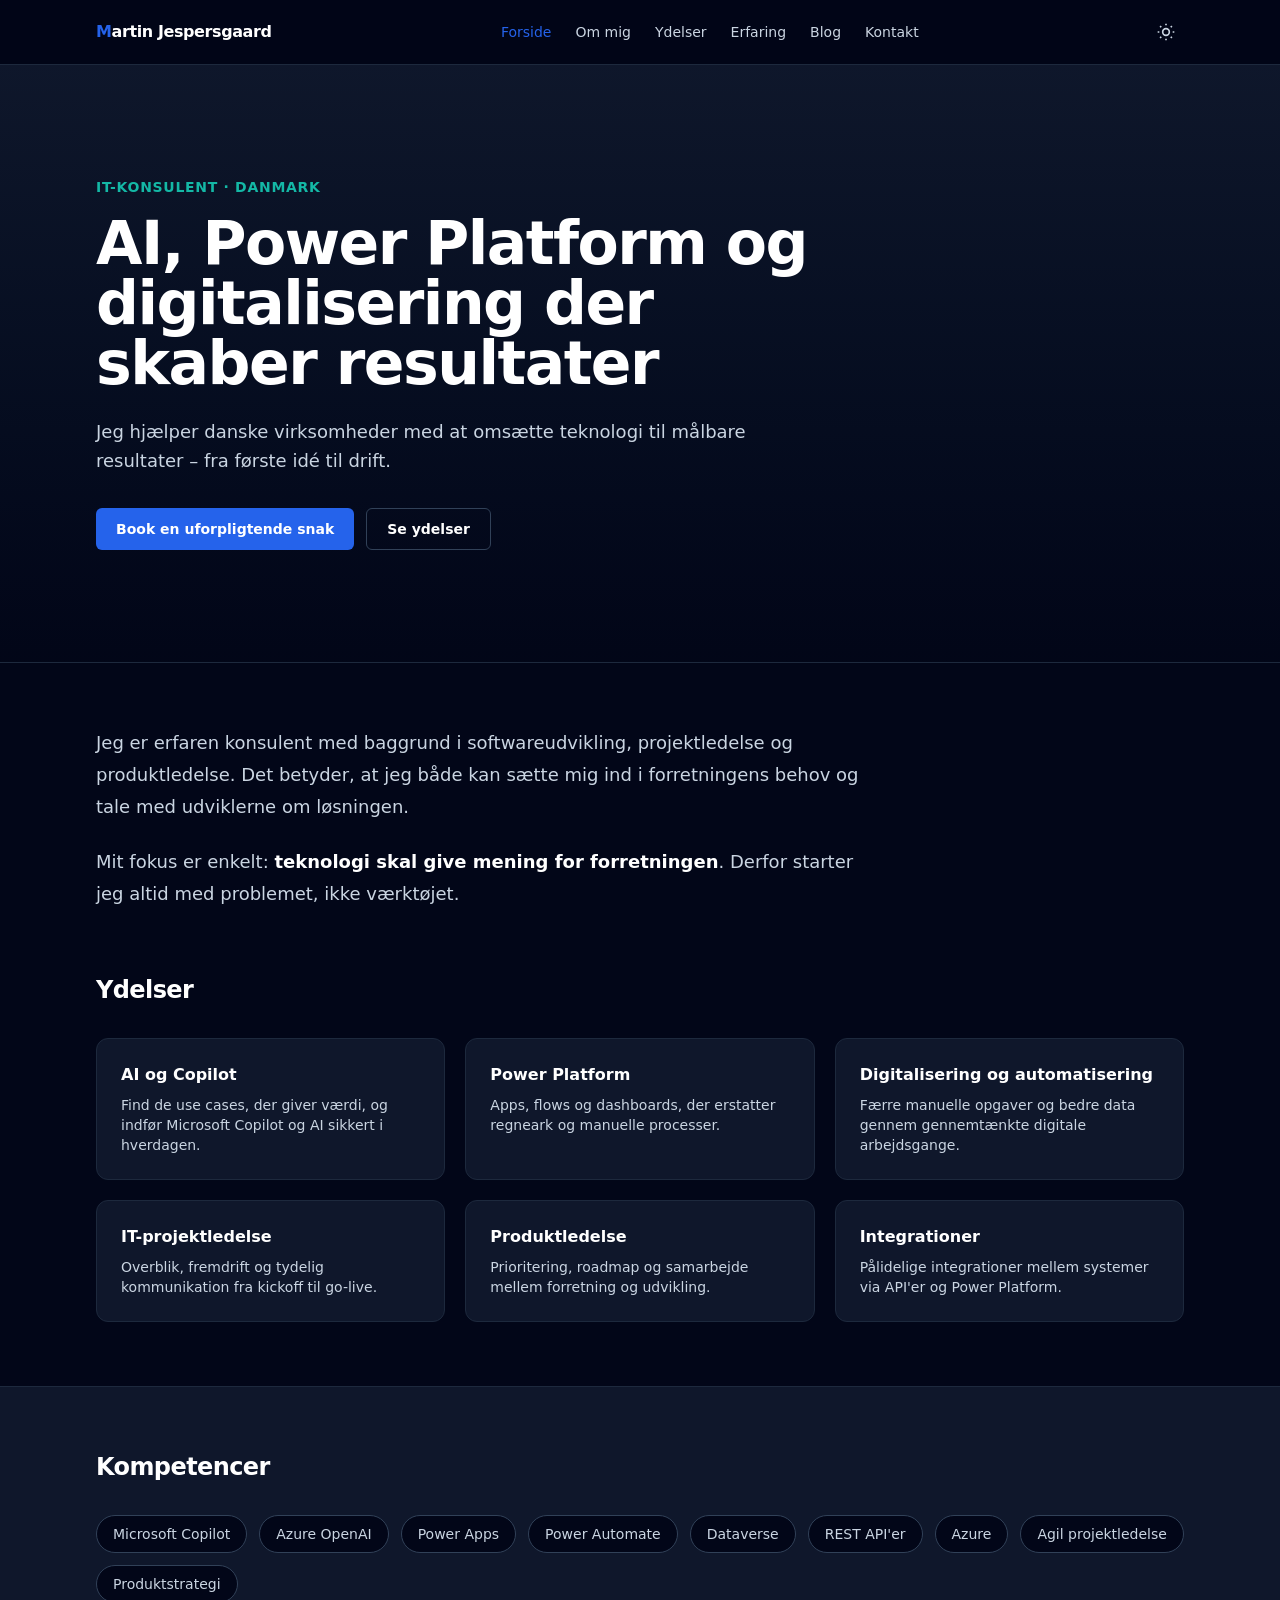
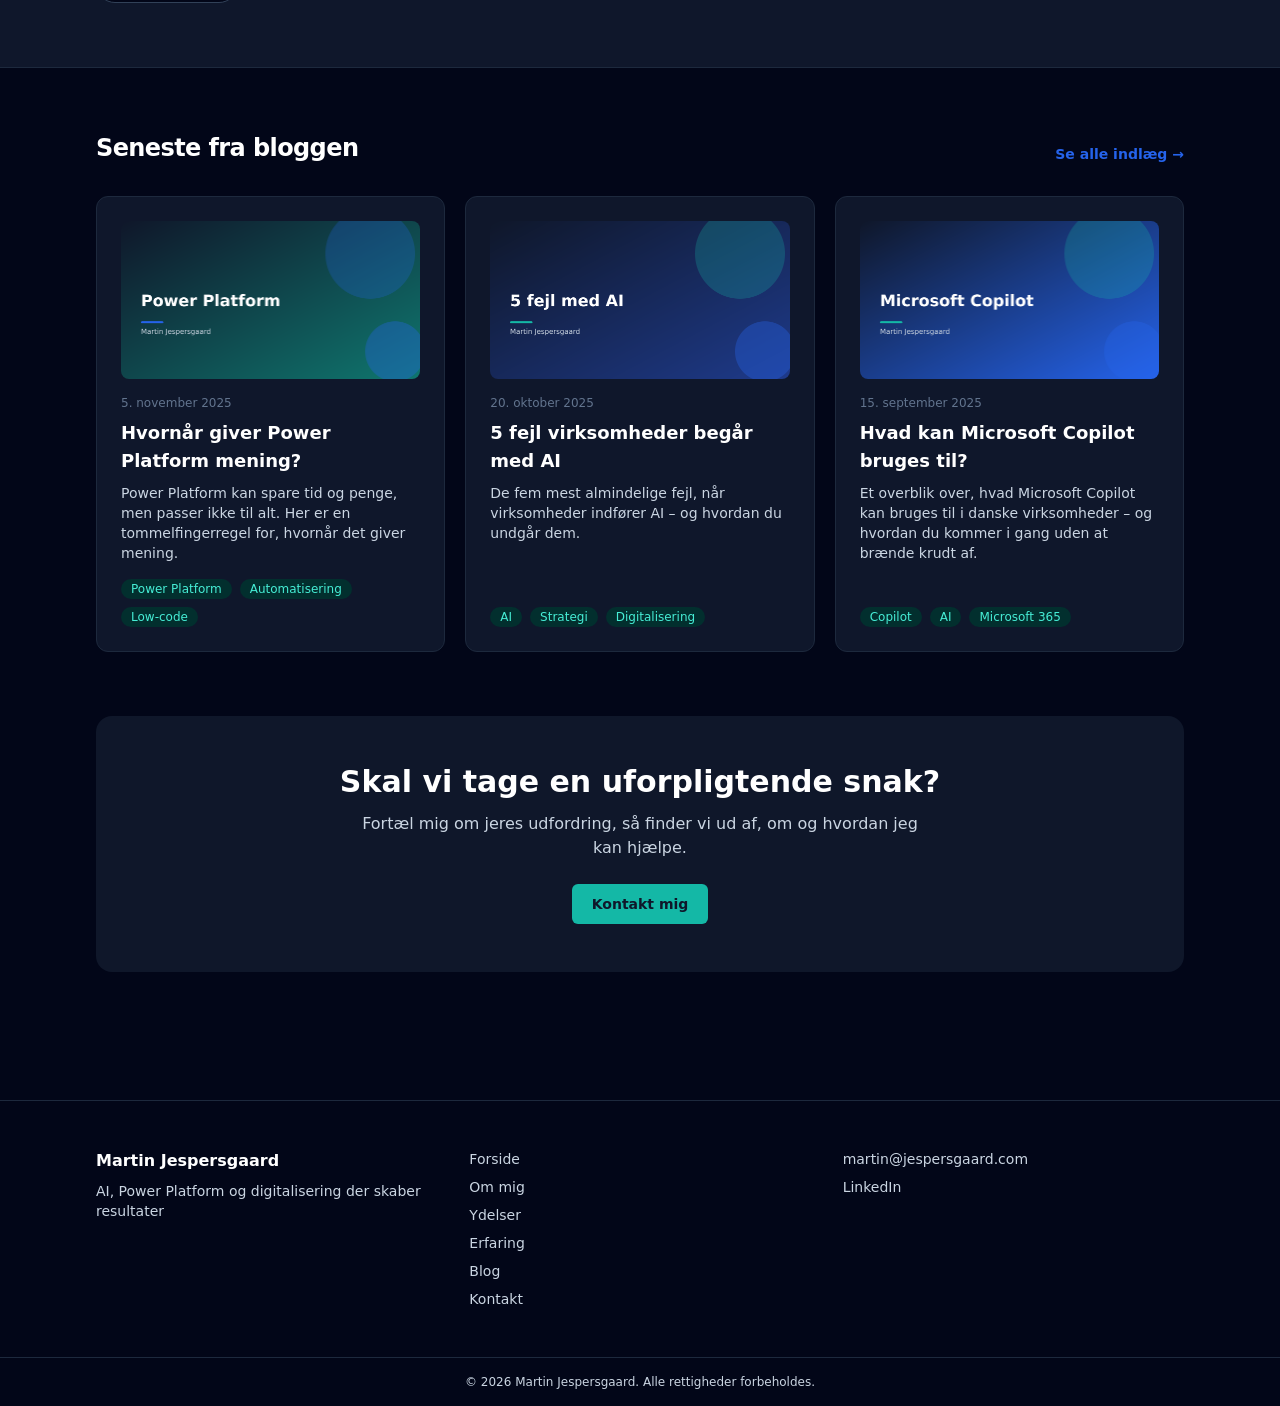
<file: index.html>
<!DOCTYPE html><html lang="da"><head><meta charset="utf-8"><meta name="viewport" content="width=device-width, initial-scale=1"><title>Martin Jespersgaard – IT-konsulent | AI &amp; Power Platform</title><meta name="description" content="Martin Jespersgaard er selvstændig IT-konsulent med fokus på AI, Microsoft Copilot, Power Platform, automatisering og digitalisering."><meta name="robots" content="index, follow, max-image-preview:large"><meta name="theme-color" content="#2563EB"><link rel="canonical" href="https://www.jespersgaard.com/"><link rel="icon" type="image/svg+xml" href="/favicon.svg"><link rel="sitemap" href="/sitemap-index.xml"><meta property="og:site_name" content="Martin Jespersgaard"><meta property="og:locale" content="da_DK"><meta property="og:type" content="website"><meta property="og:title" content="Martin Jespersgaard – IT-konsulent | AI &amp; Power Platform"><meta property="og:description" content="Martin Jespersgaard er selvstændig IT-konsulent med fokus på AI, Microsoft Copilot, Power Platform, automatisering og digitalisering."><meta property="og:url" content="https://www.jespersgaard.com/"><meta property="og:image" content="https://www.jespersgaard.com/images/og-default.png"><meta name="twitter:card" content="summary_large_image"><meta name="twitter:title" content="Martin Jespersgaard – IT-konsulent | AI &amp; Power Platform"><meta name="twitter:description" content="Martin Jespersgaard er selvstændig IT-konsulent med fokus på AI, Microsoft Copilot, Power Platform, automatisering og digitalisering."><meta name="twitter:image" content="https://www.jespersgaard.com/images/og-default.png"><script type="application/ld+json">{"@context":"https://schema.org","@type":"Person","@id":"https://www.jespersgaard.com/#person","name":"Martin Jespersgaard","url":"https://www.jespersgaard.com/","image":"https://www.jespersgaard.com/images/profile/martin.webp","jobTitle":"Selvstændig IT-konsulent","description":"Erfaren IT-konsulent med baggrund inden for softwareudvikling, projektledelse, produktledelse, Power Platform, integrationer og AI.","email":"martin@jespersgaard.com","sameAs":["https://www.linkedin.com/in/jespersgaard/"],"knowsAbout":["Microsoft Copilot","AI","Power Platform","Digitalisering","Automatisering","IT-projektledelse","Produktledelse","Integrationer"],"address":{"@type":"PostalAddress","addressCountry":"DK"}}</script><script type="application/ld+json">{"@context":"https://schema.org","@type":"ProfessionalService","@id":"https://www.jespersgaard.com/#service","name":"Martin Jespersgaard – IT-konsulent","url":"https://www.jespersgaard.com/","description":"Erfaren IT-konsulent med baggrund inden for softwareudvikling, projektledelse, produktledelse, Power Platform, integrationer og AI.","image":"https://www.jespersgaard.com/images/og-default.png","areaServed":{"@type":"Country","name":"Danmark"},"founder":{"@id":"https://www.jespersgaard.com/#person"},"knowsLanguage":"da","email":"martin@jespersgaard.com","serviceType":["AI og Copilot","Power Platform","Digitalisering","Automatisering","IT-projektledelse","Produktledelse","Integrationer"]}</script><script>
      const dark = localStorage.getItem('theme') !== 'light';
      document.documentElement.classList.toggle('dark', dark);
    </script><link rel="stylesheet" href="/_astro/BaseLayout.D5iGflwD.css"></head><body class="flex min-h-screen flex-col"><a href="#main" class="sr-only focus:not-sr-only focus:absolute focus:left-4 focus:top-4 focus:rounded focus:bg-primary focus:px-3 focus:py-2 focus:text-white">Gå til indhold</a><header class="sticky top-0 z-40 border-b border-slate-200 bg-white/90 backdrop-blur dark:border-slate-800 dark:bg-slate-950/90"><div class="container-x flex h-16 items-center justify-between"><a href="/" class="font-semibold tracking-tight text-secondary dark:text-white"><span class="text-primary">M</span>artin Jespersgaard</a><nav aria-label="Hovednavigation" class="hidden items-center gap-6 md:flex"><a href="/" aria-current="page" class="text-sm font-medium hover:text-primary text-primary">Forside</a><a href="/om-mig/" class="text-sm font-medium hover:text-primary text-slate-600 dark:text-slate-300">Om mig</a><a href="/ydelser/" class="text-sm font-medium hover:text-primary text-slate-600 dark:text-slate-300">Ydelser</a><a href="/erfaring/" class="text-sm font-medium hover:text-primary text-slate-600 dark:text-slate-300">Erfaring</a><a href="/blog/" class="text-sm font-medium hover:text-primary text-slate-600 dark:text-slate-300">Blog</a><a href="/kontakt/" class="text-sm font-medium hover:text-primary text-slate-600 dark:text-slate-300">Kontakt</a></nav><div class="flex items-center gap-2"><button id="theme-toggle" type="button" aria-label="Skift mellem lyst og mørkt tema" class="rounded-md p-2 text-slate-600 hover:bg-slate-100 dark:text-slate-300 dark:hover:bg-slate-800"><svg class="hidden size-5 dark:block" viewBox="0 0 24 24" fill="none" stroke="currentColor" stroke-width="2" aria-hidden="true"><circle cx="12" cy="12" r="4"></circle><path d="M12 2v2m0 16v2M4.9 4.9l1.4 1.4m11.4 11.4 1.4 1.4M2 12h2m16 0h2M4.9 19.1l1.4-1.4M17.7 6.3l1.4-1.4"></path></svg><svg class="size-5 dark:hidden" viewBox="0 0 24 24" fill="none" stroke="currentColor" stroke-width="2" aria-hidden="true"><path d="M21 12.8A9 9 0 1 1 11.2 3a7 7 0 0 0 9.8 9.8z"></path></svg></button><button id="menu-toggle" type="button" aria-label="Åbn menu" aria-expanded="false" aria-controls="mobile-menu" class="rounded-md p-2 text-slate-600 hover:bg-slate-100 md:hidden dark:text-slate-300 dark:hover:bg-slate-800"><svg class="size-5" viewBox="0 0 24 24" fill="none" stroke="currentColor" stroke-width="2" aria-hidden="true"><path d="M4 6h16M4 12h16M4 18h16"></path></svg></button></div></div><nav id="mobile-menu" aria-label="Mobilnavigation" hidden class="border-t border-slate-200 md:hidden dark:border-slate-800"><div class="container-x flex flex-col py-2"><a href="/" class="py-2 text-sm font-medium">Forside</a><a href="/om-mig/" class="py-2 text-sm font-medium">Om mig</a><a href="/ydelser/" class="py-2 text-sm font-medium">Ydelser</a><a href="/erfaring/" class="py-2 text-sm font-medium">Erfaring</a><a href="/blog/" class="py-2 text-sm font-medium">Blog</a><a href="/kontakt/" class="py-2 text-sm font-medium">Kontakt</a></div></nav></header><script type="module">document.getElementById(`theme-toggle`)?.addEventListener(`click`,()=>{let e=document.documentElement.classList.toggle(`dark`);localStorage.setItem(`theme`,e?`dark`:`light`)});var e=document.getElementById(`menu-toggle`),t=document.getElementById(`mobile-menu`);e?.addEventListener(`click`,()=>{let n=t.hasAttribute(`hidden`);t.toggleAttribute(`hidden`,!n),e.setAttribute(`aria-expanded`,String(n))});</script><!-- {SITE.name} --><main id="main" class="flex-1"><section class="border-b border-slate-200 bg-gradient-to-b from-slate-50 to-white dark:border-slate-800 dark:from-slate-900 dark:to-slate-950"><div class="container-x py-20 sm:py-28"><p class="mb-4 text-sm font-semibold uppercase tracking-wider text-accent">IT-konsulent · Danmark</p><h1 class="max-w-3xl font-bold tracking-tight text-4xl sm:text-6xl">AI, Power Platform og digitalisering der skaber resultater</h1><p class="mt-6 max-w-2xl text-lg leading-relaxed">Jeg hjælper danske virksomheder med at omsætte teknologi til målbare resultater – fra første idé til drift.</p><div class="mt-8 flex flex-wrap gap-3"><a href="/kontakt/" class="btn btn-primary">Book en uforpligtende snak</a><a href="/ydelser/" class="btn btn-secondary">Se ydelser</a></div></div></section><section class="container-x py-16"><div class="prose prose-lg prose-slate max-w-3xl dark:prose-invert"><p>Jeg er erfaren konsulent med baggrund i softwareudvikling, projektledelse og produktledelse. Det betyder, at jeg både kan sætte mig ind i forretningens behov og tale med udviklerne om løsningen.</p>
<p>Mit fokus er enkelt: <strong>teknologi skal give mening for forretningen</strong>. Derfor starter jeg altid med problemet, ikke værktøjet.</p>
</div></section><section class="container-x pb-16" aria-labelledby="ydelser"><h2 id="ydelser" class="text-2xl font-bold tracking-tight">Ydelser</h2><div class="mt-8 grid gap-5 sm:grid-cols-2 lg:grid-cols-3"><a href="/ydelser/" class="card block"><h3 class="font-semibold">AI og Copilot</h3><p class="mt-2 text-sm">Find de use cases, der giver værdi, og indfør Microsoft Copilot og AI sikkert i hverdagen.</p></a><a href="/ydelser/" class="card block"><h3 class="font-semibold">Power Platform</h3><p class="mt-2 text-sm">Apps, flows og dashboards, der erstatter regneark og manuelle processer.</p></a><a href="/ydelser/" class="card block"><h3 class="font-semibold">Digitalisering og automatisering</h3><p class="mt-2 text-sm">Færre manuelle opgaver og bedre data gennem gennemtænkte digitale arbejdsgange.</p></a><a href="/ydelser/" class="card block"><h3 class="font-semibold">IT-projektledelse</h3><p class="mt-2 text-sm">Overblik, fremdrift og tydelig kommunikation fra kickoff til go-live.</p></a><a href="/ydelser/" class="card block"><h3 class="font-semibold">Produktledelse</h3><p class="mt-2 text-sm">Prioritering, roadmap og samarbejde mellem forretning og udvikling.</p></a><a href="/ydelser/" class="card block"><h3 class="font-semibold">Integrationer</h3><p class="mt-2 text-sm">Pålidelige integrationer mellem systemer via API&#39;er og Power Platform.</p></a></div></section><section class="border-y border-slate-200 bg-slate-50 py-16 dark:border-slate-800 dark:bg-slate-900" aria-labelledby="kompetencer"><div class="container-x"><h2 id="kompetencer" class="text-2xl font-bold tracking-tight">Kompetencer</h2><ul class="mt-8 flex flex-wrap gap-3"><li class="rounded-full border border-slate-200 bg-white px-4 py-2 text-sm font-medium dark:border-slate-700 dark:bg-slate-950">Microsoft Copilot</li><li class="rounded-full border border-slate-200 bg-white px-4 py-2 text-sm font-medium dark:border-slate-700 dark:bg-slate-950">Azure OpenAI</li><li class="rounded-full border border-slate-200 bg-white px-4 py-2 text-sm font-medium dark:border-slate-700 dark:bg-slate-950">Power Apps</li><li class="rounded-full border border-slate-200 bg-white px-4 py-2 text-sm font-medium dark:border-slate-700 dark:bg-slate-950">Power Automate</li><li class="rounded-full border border-slate-200 bg-white px-4 py-2 text-sm font-medium dark:border-slate-700 dark:bg-slate-950">Dataverse</li><li class="rounded-full border border-slate-200 bg-white px-4 py-2 text-sm font-medium dark:border-slate-700 dark:bg-slate-950">REST API&#39;er</li><li class="rounded-full border border-slate-200 bg-white px-4 py-2 text-sm font-medium dark:border-slate-700 dark:bg-slate-950">Azure</li><li class="rounded-full border border-slate-200 bg-white px-4 py-2 text-sm font-medium dark:border-slate-700 dark:bg-slate-950">Agil projektledelse</li><li class="rounded-full border border-slate-200 bg-white px-4 py-2 text-sm font-medium dark:border-slate-700 dark:bg-slate-950">Produktstrategi</li></ul></div></section><section class="container-x py-16" aria-labelledby="blog"><div class="flex items-end justify-between"><h2 id="blog" class="text-2xl font-bold tracking-tight">Seneste fra bloggen</h2><a href="/blog/" class="text-sm font-semibold text-primary">Se alle indlæg →</a></div><div class="mt-8 grid gap-5 md:grid-cols-3"><article class="card flex h-full flex-col"><img src="/images/blog/power-platform.png" alt="Illustration af Power Platform-byggeklodser" width="640" height="336" loading="lazy" decoding="async" class="mb-4 aspect-[1200/630] w-full rounded-lg object-cover"><time datetime="2025-11-05T00:00:00.000Z" class="text-xs text-slate-500">5. november 2025</time><h3 class="mt-2 text-lg font-semibold"><a href="/blog/hvornaar-power-platform/" class="hover:text-primary">Hvornår giver Power Platform mening?</a></h3><p class="mt-2 flex-1 text-sm">Power Platform kan spare tid og penge, men passer ikke til alt. Her er en tommelfingerregel for, hvornår det giver mening.</p><div class="mt-4 flex flex-wrap gap-2"><span class="tag">Power Platform</span><span class="tag">Automatisering</span><span class="tag">Low-code</span></div></article><article class="card flex h-full flex-col"><img src="/images/blog/ai-fejl.png" alt="Illustration af fem faldgruber ved AI-projekter" width="640" height="336" loading="lazy" decoding="async" class="mb-4 aspect-[1200/630] w-full rounded-lg object-cover"><time datetime="2025-10-20T00:00:00.000Z" class="text-xs text-slate-500">20. oktober 2025</time><h3 class="mt-2 text-lg font-semibold"><a href="/blog/5-fejl-med-ai/" class="hover:text-primary">5 fejl virksomheder begår med AI</a></h3><p class="mt-2 flex-1 text-sm">De fem mest almindelige fejl, når virksomheder indfører AI – og hvordan du undgår dem.</p><div class="mt-4 flex flex-wrap gap-2"><span class="tag">AI</span><span class="tag">Strategi</span><span class="tag">Digitalisering</span></div></article><article class="card flex h-full flex-col"><img src="/images/blog/hvad-er-copilot.png" alt="Illustration af Microsoft Copilot i en arbejdsgang" width="640" height="336" loading="lazy" decoding="async" class="mb-4 aspect-[1200/630] w-full rounded-lg object-cover"><time datetime="2025-09-15T00:00:00.000Z" class="text-xs text-slate-500">15. september 2025</time><h3 class="mt-2 text-lg font-semibold"><a href="/blog/hvad-er-copilot/" class="hover:text-primary">Hvad kan Microsoft Copilot bruges til?</a></h3><p class="mt-2 flex-1 text-sm">Et overblik over, hvad Microsoft Copilot kan bruges til i danske virksomheder – og hvordan du kommer i gang uden at brænde krudt af.</p><div class="mt-4 flex flex-wrap gap-2"><span class="tag">Copilot</span><span class="tag">AI</span><span class="tag">Microsoft 365</span></div></article></div></section><section class="container-x pb-8"><div class="rounded-2xl bg-secondary px-8 py-12 text-center"><h2 class="text-2xl font-bold !text-white sm:text-3xl">Skal vi tage en uforpligtende snak?</h2><p class="mx-auto mt-3 max-w-xl text-slate-300">Fortæl mig om jeres udfordring, så finder vi ud af, om og hvordan jeg kan hjælpe.</p><a href="/kontakt/" class="btn mt-6 bg-accent text-secondary hover:bg-teal-300">Kontakt mig</a></div></section></main><footer class="mt-24 border-t border-slate-200 dark:border-slate-800"><div class="container-x grid gap-8 py-12 md:grid-cols-3"><div><p class="font-semibold text-secondary dark:text-white">Martin Jespersgaard</p><p class="mt-2 text-sm">AI, Power Platform og digitalisering der skaber resultater</p></div><nav aria-label="Footernavigation"><ul class="space-y-2 text-sm"><li><a href="/" class="hover:text-primary">Forside</a></li><li><a href="/om-mig/" class="hover:text-primary">Om mig</a></li><li><a href="/ydelser/" class="hover:text-primary">Ydelser</a></li><li><a href="/erfaring/" class="hover:text-primary">Erfaring</a></li><li><a href="/blog/" class="hover:text-primary">Blog</a></li><li><a href="/kontakt/" class="hover:text-primary">Kontakt</a></li></ul></nav><div class="text-sm"><p><a href="mailto:martin@jespersgaard.com" class="hover:text-primary">martin@jespersgaard.com</a></p><p class="mt-2"><a href="https://www.linkedin.com/in/jespersgaard/" rel="me noopener" class="hover:text-primary">LinkedIn</a></p></div></div><div class="border-t border-slate-200 py-4 text-center text-xs dark:border-slate-800">© 2026 Martin Jespersgaard. Alle rettigheder forbeholdes.</div></footer></body></html>
</file>
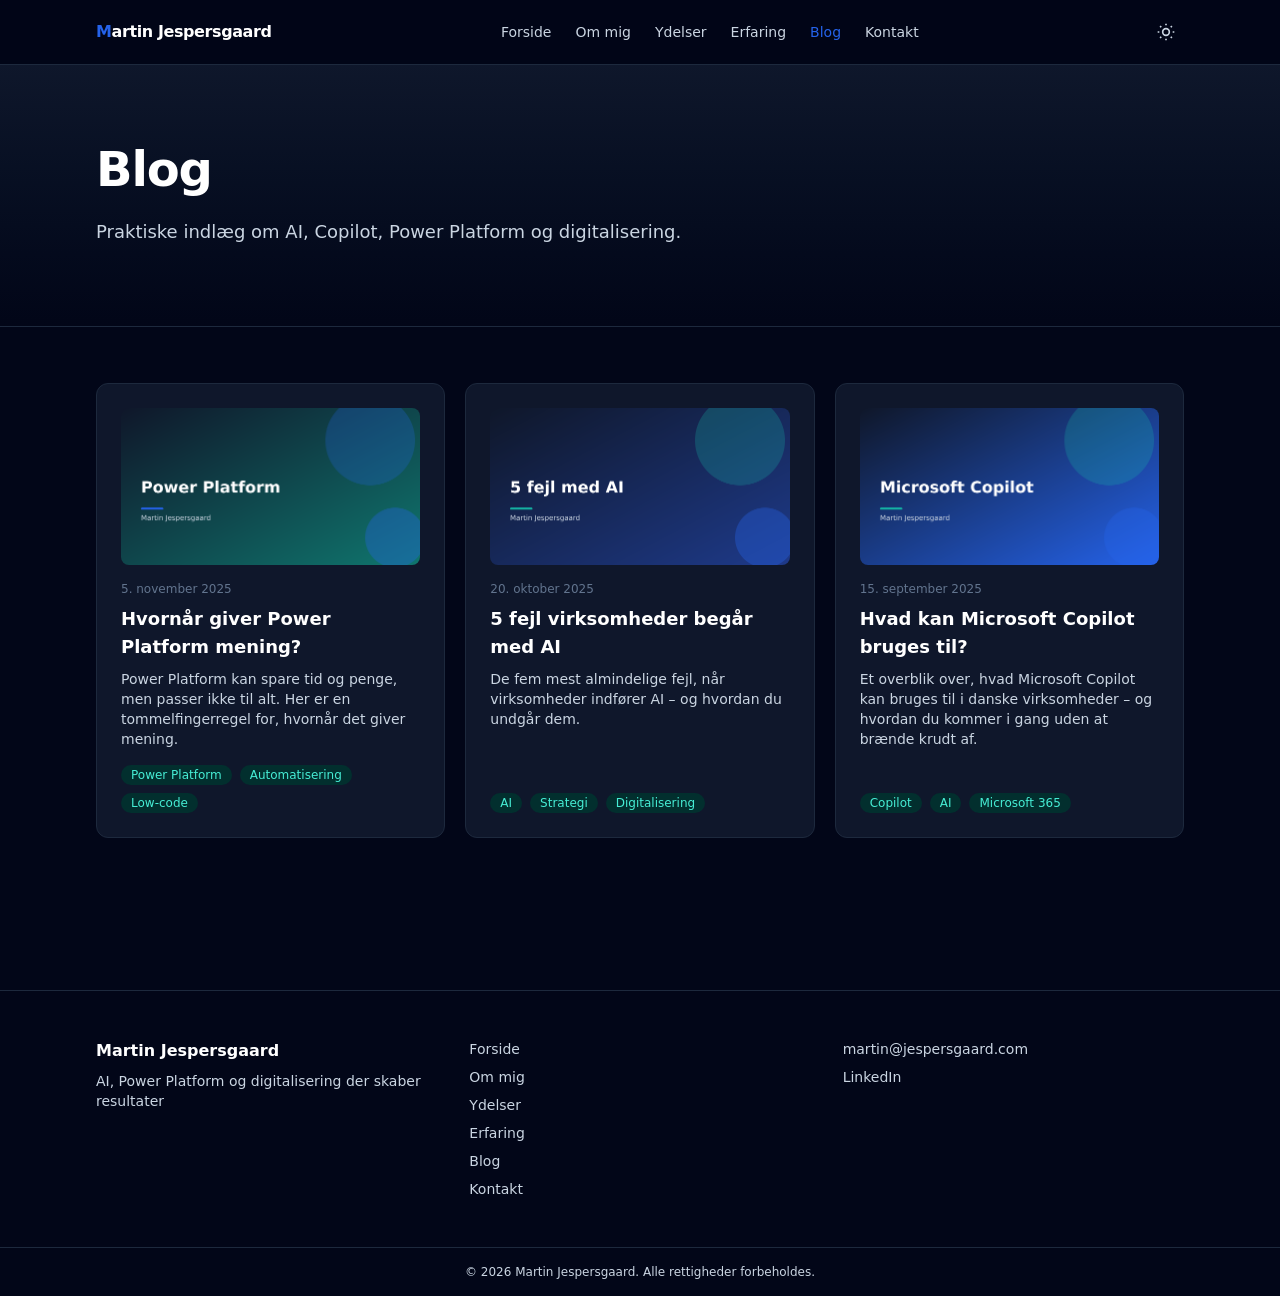
<file: blog/index.html>
<!DOCTYPE html><html lang="da"><head><meta charset="utf-8"><meta name="viewport" content="width=device-width, initial-scale=1"><title>Blog | Martin Jespersgaard</title><meta name="description" content="Praktiske indlæg om AI, Microsoft Copilot, Power Platform, automatisering og digitalisering i danske virksomheder – skrevet af IT-konsulent Martin Jespersgaard."><meta name="robots" content="index, follow, max-image-preview:large"><meta name="theme-color" content="#2563EB"><link rel="canonical" href="https://www.jespersgaard.com/blog/"><link rel="icon" type="image/svg+xml" href="/favicon.svg"><link rel="sitemap" href="/sitemap-index.xml"><meta property="og:site_name" content="Martin Jespersgaard"><meta property="og:locale" content="da_DK"><meta property="og:type" content="website"><meta property="og:title" content="Blog | Martin Jespersgaard"><meta property="og:description" content="Praktiske indlæg om AI, Microsoft Copilot, Power Platform, automatisering og digitalisering i danske virksomheder – skrevet af IT-konsulent Martin Jespersgaard."><meta property="og:url" content="https://www.jespersgaard.com/blog/"><meta property="og:image" content="https://www.jespersgaard.com/images/og-default.png"><meta name="twitter:card" content="summary_large_image"><meta name="twitter:title" content="Blog | Martin Jespersgaard"><meta name="twitter:description" content="Praktiske indlæg om AI, Microsoft Copilot, Power Platform, automatisering og digitalisering i danske virksomheder – skrevet af IT-konsulent Martin Jespersgaard."><meta name="twitter:image" content="https://www.jespersgaard.com/images/og-default.png"><script type="application/ld+json">{"@context":"https://schema.org","@type":"BreadcrumbList","itemListElement":[{"@type":"ListItem","position":1,"name":"Forside","item":"https://www.jespersgaard.com/"},{"@type":"ListItem","position":2,"name":"Blog","item":"https://www.jespersgaard.com/blog/"}]}</script><script>
      const dark = localStorage.getItem('theme') !== 'light';
      document.documentElement.classList.toggle('dark', dark);
    </script><link rel="stylesheet" href="/_astro/BaseLayout.D5iGflwD.css"></head><body class="flex min-h-screen flex-col"><a href="#main" class="sr-only focus:not-sr-only focus:absolute focus:left-4 focus:top-4 focus:rounded focus:bg-primary focus:px-3 focus:py-2 focus:text-white">Gå til indhold</a><header class="sticky top-0 z-40 border-b border-slate-200 bg-white/90 backdrop-blur dark:border-slate-800 dark:bg-slate-950/90"><div class="container-x flex h-16 items-center justify-between"><a href="/" class="font-semibold tracking-tight text-secondary dark:text-white"><span class="text-primary">M</span>artin Jespersgaard</a><nav aria-label="Hovednavigation" class="hidden items-center gap-6 md:flex"><a href="/" class="text-sm font-medium hover:text-primary text-slate-600 dark:text-slate-300">Forside</a><a href="/om-mig/" class="text-sm font-medium hover:text-primary text-slate-600 dark:text-slate-300">Om mig</a><a href="/ydelser/" class="text-sm font-medium hover:text-primary text-slate-600 dark:text-slate-300">Ydelser</a><a href="/erfaring/" class="text-sm font-medium hover:text-primary text-slate-600 dark:text-slate-300">Erfaring</a><a href="/blog/" aria-current="page" class="text-sm font-medium hover:text-primary text-primary">Blog</a><a href="/kontakt/" class="text-sm font-medium hover:text-primary text-slate-600 dark:text-slate-300">Kontakt</a></nav><div class="flex items-center gap-2"><button id="theme-toggle" type="button" aria-label="Skift mellem lyst og mørkt tema" class="rounded-md p-2 text-slate-600 hover:bg-slate-100 dark:text-slate-300 dark:hover:bg-slate-800"><svg class="hidden size-5 dark:block" viewBox="0 0 24 24" fill="none" stroke="currentColor" stroke-width="2" aria-hidden="true"><circle cx="12" cy="12" r="4"></circle><path d="M12 2v2m0 16v2M4.9 4.9l1.4 1.4m11.4 11.4 1.4 1.4M2 12h2m16 0h2M4.9 19.1l1.4-1.4M17.7 6.3l1.4-1.4"></path></svg><svg class="size-5 dark:hidden" viewBox="0 0 24 24" fill="none" stroke="currentColor" stroke-width="2" aria-hidden="true"><path d="M21 12.8A9 9 0 1 1 11.2 3a7 7 0 0 0 9.8 9.8z"></path></svg></button><button id="menu-toggle" type="button" aria-label="Åbn menu" aria-expanded="false" aria-controls="mobile-menu" class="rounded-md p-2 text-slate-600 hover:bg-slate-100 md:hidden dark:text-slate-300 dark:hover:bg-slate-800"><svg class="size-5" viewBox="0 0 24 24" fill="none" stroke="currentColor" stroke-width="2" aria-hidden="true"><path d="M4 6h16M4 12h16M4 18h16"></path></svg></button></div></div><nav id="mobile-menu" aria-label="Mobilnavigation" hidden class="border-t border-slate-200 md:hidden dark:border-slate-800"><div class="container-x flex flex-col py-2"><a href="/" class="py-2 text-sm font-medium">Forside</a><a href="/om-mig/" class="py-2 text-sm font-medium">Om mig</a><a href="/ydelser/" class="py-2 text-sm font-medium">Ydelser</a><a href="/erfaring/" class="py-2 text-sm font-medium">Erfaring</a><a href="/blog/" class="py-2 text-sm font-medium">Blog</a><a href="/kontakt/" class="py-2 text-sm font-medium">Kontakt</a></div></nav></header><script type="module">document.getElementById(`theme-toggle`)?.addEventListener(`click`,()=>{let e=document.documentElement.classList.toggle(`dark`);localStorage.setItem(`theme`,e?`dark`:`light`)});var e=document.getElementById(`menu-toggle`),t=document.getElementById(`mobile-menu`);e?.addEventListener(`click`,()=>{let n=t.hasAttribute(`hidden`);t.toggleAttribute(`hidden`,!n),e.setAttribute(`aria-expanded`,String(n))});</script><!-- {SITE.name} --><main id="main" class="flex-1"><section class="border-b border-slate-200 bg-gradient-to-b from-slate-50 to-white dark:border-slate-800 dark:from-slate-900 dark:to-slate-950"><div class="container-x py-14 sm:py-20"><h1 class="max-w-3xl font-bold tracking-tight text-3xl sm:text-5xl">Blog</h1><p class="mt-6 max-w-2xl text-lg leading-relaxed">Praktiske indlæg om AI, Copilot, Power Platform og digitalisering.</p></div></section><div class="container-x grid gap-5 py-14 md:grid-cols-2 lg:grid-cols-3"><article class="card flex h-full flex-col"><img src="/images/blog/power-platform.png" alt="Illustration af Power Platform-byggeklodser" width="640" height="336" loading="lazy" decoding="async" class="mb-4 aspect-[1200/630] w-full rounded-lg object-cover"><time datetime="2025-11-05T00:00:00.000Z" class="text-xs text-slate-500">5. november 2025</time><h3 class="mt-2 text-lg font-semibold"><a href="/blog/hvornaar-power-platform/" class="hover:text-primary">Hvornår giver Power Platform mening?</a></h3><p class="mt-2 flex-1 text-sm">Power Platform kan spare tid og penge, men passer ikke til alt. Her er en tommelfingerregel for, hvornår det giver mening.</p><div class="mt-4 flex flex-wrap gap-2"><span class="tag">Power Platform</span><span class="tag">Automatisering</span><span class="tag">Low-code</span></div></article><article class="card flex h-full flex-col"><img src="/images/blog/ai-fejl.png" alt="Illustration af fem faldgruber ved AI-projekter" width="640" height="336" loading="lazy" decoding="async" class="mb-4 aspect-[1200/630] w-full rounded-lg object-cover"><time datetime="2025-10-20T00:00:00.000Z" class="text-xs text-slate-500">20. oktober 2025</time><h3 class="mt-2 text-lg font-semibold"><a href="/blog/5-fejl-med-ai/" class="hover:text-primary">5 fejl virksomheder begår med AI</a></h3><p class="mt-2 flex-1 text-sm">De fem mest almindelige fejl, når virksomheder indfører AI – og hvordan du undgår dem.</p><div class="mt-4 flex flex-wrap gap-2"><span class="tag">AI</span><span class="tag">Strategi</span><span class="tag">Digitalisering</span></div></article><article class="card flex h-full flex-col"><img src="/images/blog/hvad-er-copilot.png" alt="Illustration af Microsoft Copilot i en arbejdsgang" width="640" height="336" loading="lazy" decoding="async" class="mb-4 aspect-[1200/630] w-full rounded-lg object-cover"><time datetime="2025-09-15T00:00:00.000Z" class="text-xs text-slate-500">15. september 2025</time><h3 class="mt-2 text-lg font-semibold"><a href="/blog/hvad-er-copilot/" class="hover:text-primary">Hvad kan Microsoft Copilot bruges til?</a></h3><p class="mt-2 flex-1 text-sm">Et overblik over, hvad Microsoft Copilot kan bruges til i danske virksomheder – og hvordan du kommer i gang uden at brænde krudt af.</p><div class="mt-4 flex flex-wrap gap-2"><span class="tag">Copilot</span><span class="tag">AI</span><span class="tag">Microsoft 365</span></div></article></div></main><footer class="mt-24 border-t border-slate-200 dark:border-slate-800"><div class="container-x grid gap-8 py-12 md:grid-cols-3"><div><p class="font-semibold text-secondary dark:text-white">Martin Jespersgaard</p><p class="mt-2 text-sm">AI, Power Platform og digitalisering der skaber resultater</p></div><nav aria-label="Footernavigation"><ul class="space-y-2 text-sm"><li><a href="/" class="hover:text-primary">Forside</a></li><li><a href="/om-mig/" class="hover:text-primary">Om mig</a></li><li><a href="/ydelser/" class="hover:text-primary">Ydelser</a></li><li><a href="/erfaring/" class="hover:text-primary">Erfaring</a></li><li><a href="/blog/" class="hover:text-primary">Blog</a></li><li><a href="/kontakt/" class="hover:text-primary">Kontakt</a></li></ul></nav><div class="text-sm"><p><a href="mailto:martin@jespersgaard.com" class="hover:text-primary">martin@jespersgaard.com</a></p><p class="mt-2"><a href="https://www.linkedin.com/in/jespersgaard/" rel="me noopener" class="hover:text-primary">LinkedIn</a></p></div></div><div class="border-t border-slate-200 py-4 text-center text-xs dark:border-slate-800">© 2026 Martin Jespersgaard. Alle rettigheder forbeholdes.</div></footer></body></html>
</file>
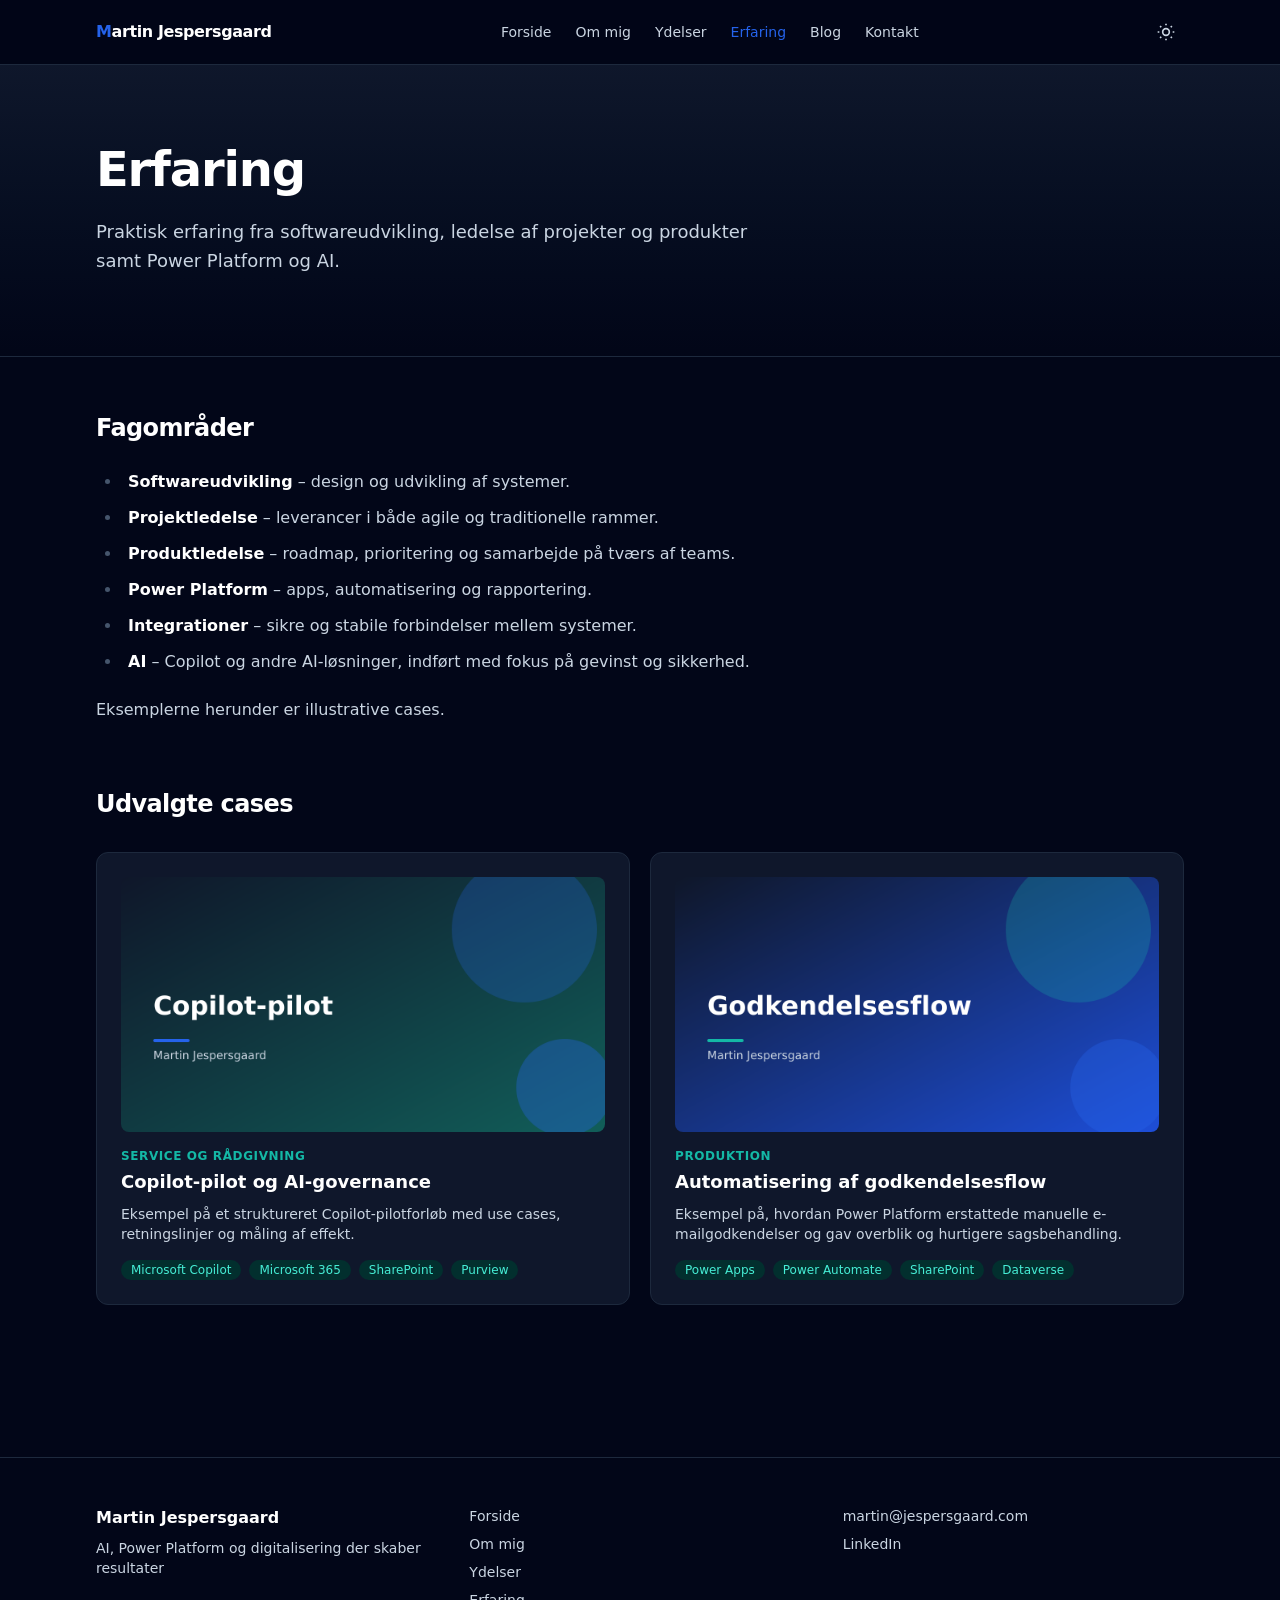
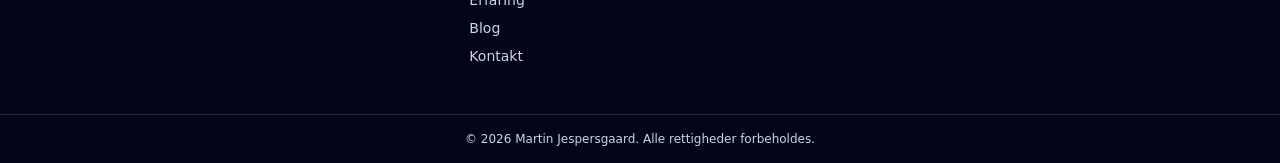
<file: erfaring/index.html>
<!DOCTYPE html><html lang="da"><head><meta charset="utf-8"><meta name="viewport" content="width=device-width, initial-scale=1"><title>Erfaring | Martin Jespersgaard</title><meta name="description" content="Erfaring og udvalgte cases inden for softwareudvikling, projektledelse, produktledelse, Power Platform, integrationer og AI."><meta name="robots" content="index, follow, max-image-preview:large"><meta name="theme-color" content="#2563EB"><link rel="canonical" href="https://www.jespersgaard.com/erfaring/"><link rel="icon" type="image/svg+xml" href="/favicon.svg"><link rel="sitemap" href="/sitemap-index.xml"><meta property="og:site_name" content="Martin Jespersgaard"><meta property="og:locale" content="da_DK"><meta property="og:type" content="website"><meta property="og:title" content="Erfaring | Martin Jespersgaard"><meta property="og:description" content="Erfaring og udvalgte cases inden for softwareudvikling, projektledelse, produktledelse, Power Platform, integrationer og AI."><meta property="og:url" content="https://www.jespersgaard.com/erfaring/"><meta property="og:image" content="https://www.jespersgaard.com/images/og-default.png"><meta name="twitter:card" content="summary_large_image"><meta name="twitter:title" content="Erfaring | Martin Jespersgaard"><meta name="twitter:description" content="Erfaring og udvalgte cases inden for softwareudvikling, projektledelse, produktledelse, Power Platform, integrationer og AI."><meta name="twitter:image" content="https://www.jespersgaard.com/images/og-default.png"><script type="application/ld+json">{"@context":"https://schema.org","@type":"BreadcrumbList","itemListElement":[{"@type":"ListItem","position":1,"name":"Forside","item":"https://www.jespersgaard.com/"},{"@type":"ListItem","position":2,"name":"Erfaring","item":"https://www.jespersgaard.com/erfaring/"}]}</script><script>
      const dark = localStorage.getItem('theme') !== 'light';
      document.documentElement.classList.toggle('dark', dark);
    </script><link rel="stylesheet" href="/_astro/BaseLayout.D5iGflwD.css"></head><body class="flex min-h-screen flex-col"><a href="#main" class="sr-only focus:not-sr-only focus:absolute focus:left-4 focus:top-4 focus:rounded focus:bg-primary focus:px-3 focus:py-2 focus:text-white">Gå til indhold</a><header class="sticky top-0 z-40 border-b border-slate-200 bg-white/90 backdrop-blur dark:border-slate-800 dark:bg-slate-950/90"><div class="container-x flex h-16 items-center justify-between"><a href="/" class="font-semibold tracking-tight text-secondary dark:text-white"><span class="text-primary">M</span>artin Jespersgaard</a><nav aria-label="Hovednavigation" class="hidden items-center gap-6 md:flex"><a href="/" class="text-sm font-medium hover:text-primary text-slate-600 dark:text-slate-300">Forside</a><a href="/om-mig/" class="text-sm font-medium hover:text-primary text-slate-600 dark:text-slate-300">Om mig</a><a href="/ydelser/" class="text-sm font-medium hover:text-primary text-slate-600 dark:text-slate-300">Ydelser</a><a href="/erfaring/" aria-current="page" class="text-sm font-medium hover:text-primary text-primary">Erfaring</a><a href="/blog/" class="text-sm font-medium hover:text-primary text-slate-600 dark:text-slate-300">Blog</a><a href="/kontakt/" class="text-sm font-medium hover:text-primary text-slate-600 dark:text-slate-300">Kontakt</a></nav><div class="flex items-center gap-2"><button id="theme-toggle" type="button" aria-label="Skift mellem lyst og mørkt tema" class="rounded-md p-2 text-slate-600 hover:bg-slate-100 dark:text-slate-300 dark:hover:bg-slate-800"><svg class="hidden size-5 dark:block" viewBox="0 0 24 24" fill="none" stroke="currentColor" stroke-width="2" aria-hidden="true"><circle cx="12" cy="12" r="4"></circle><path d="M12 2v2m0 16v2M4.9 4.9l1.4 1.4m11.4 11.4 1.4 1.4M2 12h2m16 0h2M4.9 19.1l1.4-1.4M17.7 6.3l1.4-1.4"></path></svg><svg class="size-5 dark:hidden" viewBox="0 0 24 24" fill="none" stroke="currentColor" stroke-width="2" aria-hidden="true"><path d="M21 12.8A9 9 0 1 1 11.2 3a7 7 0 0 0 9.8 9.8z"></path></svg></button><button id="menu-toggle" type="button" aria-label="Åbn menu" aria-expanded="false" aria-controls="mobile-menu" class="rounded-md p-2 text-slate-600 hover:bg-slate-100 md:hidden dark:text-slate-300 dark:hover:bg-slate-800"><svg class="size-5" viewBox="0 0 24 24" fill="none" stroke="currentColor" stroke-width="2" aria-hidden="true"><path d="M4 6h16M4 12h16M4 18h16"></path></svg></button></div></div><nav id="mobile-menu" aria-label="Mobilnavigation" hidden class="border-t border-slate-200 md:hidden dark:border-slate-800"><div class="container-x flex flex-col py-2"><a href="/" class="py-2 text-sm font-medium">Forside</a><a href="/om-mig/" class="py-2 text-sm font-medium">Om mig</a><a href="/ydelser/" class="py-2 text-sm font-medium">Ydelser</a><a href="/erfaring/" class="py-2 text-sm font-medium">Erfaring</a><a href="/blog/" class="py-2 text-sm font-medium">Blog</a><a href="/kontakt/" class="py-2 text-sm font-medium">Kontakt</a></div></nav></header><script type="module">document.getElementById(`theme-toggle`)?.addEventListener(`click`,()=>{let e=document.documentElement.classList.toggle(`dark`);localStorage.setItem(`theme`,e?`dark`:`light`)});var e=document.getElementById(`menu-toggle`),t=document.getElementById(`mobile-menu`);e?.addEventListener(`click`,()=>{let n=t.hasAttribute(`hidden`);t.toggleAttribute(`hidden`,!n),e.setAttribute(`aria-expanded`,String(n))});</script><!-- {SITE.name} --><main id="main" class="flex-1"><section class="border-b border-slate-200 bg-gradient-to-b from-slate-50 to-white dark:border-slate-800 dark:from-slate-900 dark:to-slate-950"><div class="container-x py-14 sm:py-20"><h1 class="max-w-3xl font-bold tracking-tight text-3xl sm:text-5xl">Erfaring</h1><p class="mt-6 max-w-2xl text-lg leading-relaxed">Praktisk erfaring fra softwareudvikling, ledelse af projekter og produkter samt Power Platform og AI.</p></div></section><div class="container-x py-14"><div><div class="prose prose-slate max-w-3xl dark:prose-invert prose-headings:tracking-tight"><h2 id="fagområder">Fagområder</h2>
<ul>
<li><strong>Softwareudvikling</strong> – design og udvikling af systemer.</li>
<li><strong>Projektledelse</strong> – leverancer i både agile og traditionelle rammer.</li>
<li><strong>Produktledelse</strong> – roadmap, prioritering og samarbejde på tværs af teams.</li>
<li><strong>Power Platform</strong> – apps, automatisering og rapportering.</li>
<li><strong>Integrationer</strong> – sikre og stabile forbindelser mellem systemer.</li>
<li><strong>AI</strong> – Copilot og andre AI-løsninger, indført med fokus på gevinst og sikkerhed.</li>
</ul>
<p>Eksemplerne herunder er illustrative cases.</p>
</div></div><h2 class="mt-16 text-2xl font-bold tracking-tight">Udvalgte cases</h2><div class="mt-8 grid gap-5 md:grid-cols-2"><a href="/cases/copilot-pilot/" class="card block"><img src="/images/cases/copilot-pilot.png" alt="Diagram over et Copilot-pilotforløb" width="640" height="336" loading="lazy" decoding="async" class="mb-4 aspect-[1200/630] w-full rounded-lg object-cover"><p class="text-xs font-semibold uppercase tracking-wider text-accent">Service og rådgivning</p><h3 class="mt-1 text-lg font-semibold">Copilot-pilot og AI-governance</h3><p class="mt-2 text-sm">Eksempel på et struktureret Copilot-pilotforløb med use cases, retningslinjer og måling af effekt.</p><div class="mt-4 flex flex-wrap gap-2"><span class="tag">Microsoft Copilot</span><span class="tag">Microsoft 365</span><span class="tag">SharePoint</span><span class="tag">Purview</span></div></a><a href="/cases/godkendelsesflow/" class="card block"><img src="/images/cases/godkendelsesflow.png" alt="Diagram over et automatiseret godkendelsesflow" width="640" height="336" loading="lazy" decoding="async" class="mb-4 aspect-[1200/630] w-full rounded-lg object-cover"><p class="text-xs font-semibold uppercase tracking-wider text-accent">Produktion</p><h3 class="mt-1 text-lg font-semibold">Automatisering af godkendelsesflow</h3><p class="mt-2 text-sm">Eksempel på, hvordan Power Platform erstattede manuelle e-mailgodkendelser og gav overblik og hurtigere sagsbehandling.</p><div class="mt-4 flex flex-wrap gap-2"><span class="tag">Power Apps</span><span class="tag">Power Automate</span><span class="tag">SharePoint</span><span class="tag">Dataverse</span></div></a></div></div></main><footer class="mt-24 border-t border-slate-200 dark:border-slate-800"><div class="container-x grid gap-8 py-12 md:grid-cols-3"><div><p class="font-semibold text-secondary dark:text-white">Martin Jespersgaard</p><p class="mt-2 text-sm">AI, Power Platform og digitalisering der skaber resultater</p></div><nav aria-label="Footernavigation"><ul class="space-y-2 text-sm"><li><a href="/" class="hover:text-primary">Forside</a></li><li><a href="/om-mig/" class="hover:text-primary">Om mig</a></li><li><a href="/ydelser/" class="hover:text-primary">Ydelser</a></li><li><a href="/erfaring/" class="hover:text-primary">Erfaring</a></li><li><a href="/blog/" class="hover:text-primary">Blog</a></li><li><a href="/kontakt/" class="hover:text-primary">Kontakt</a></li></ul></nav><div class="text-sm"><p><a href="mailto:martin@jespersgaard.com" class="hover:text-primary">martin@jespersgaard.com</a></p><p class="mt-2"><a href="https://www.linkedin.com/in/jespersgaard/" rel="me noopener" class="hover:text-primary">LinkedIn</a></p></div></div><div class="border-t border-slate-200 py-4 text-center text-xs dark:border-slate-800">© 2026 Martin Jespersgaard. Alle rettigheder forbeholdes.</div></footer></body></html>
</file>
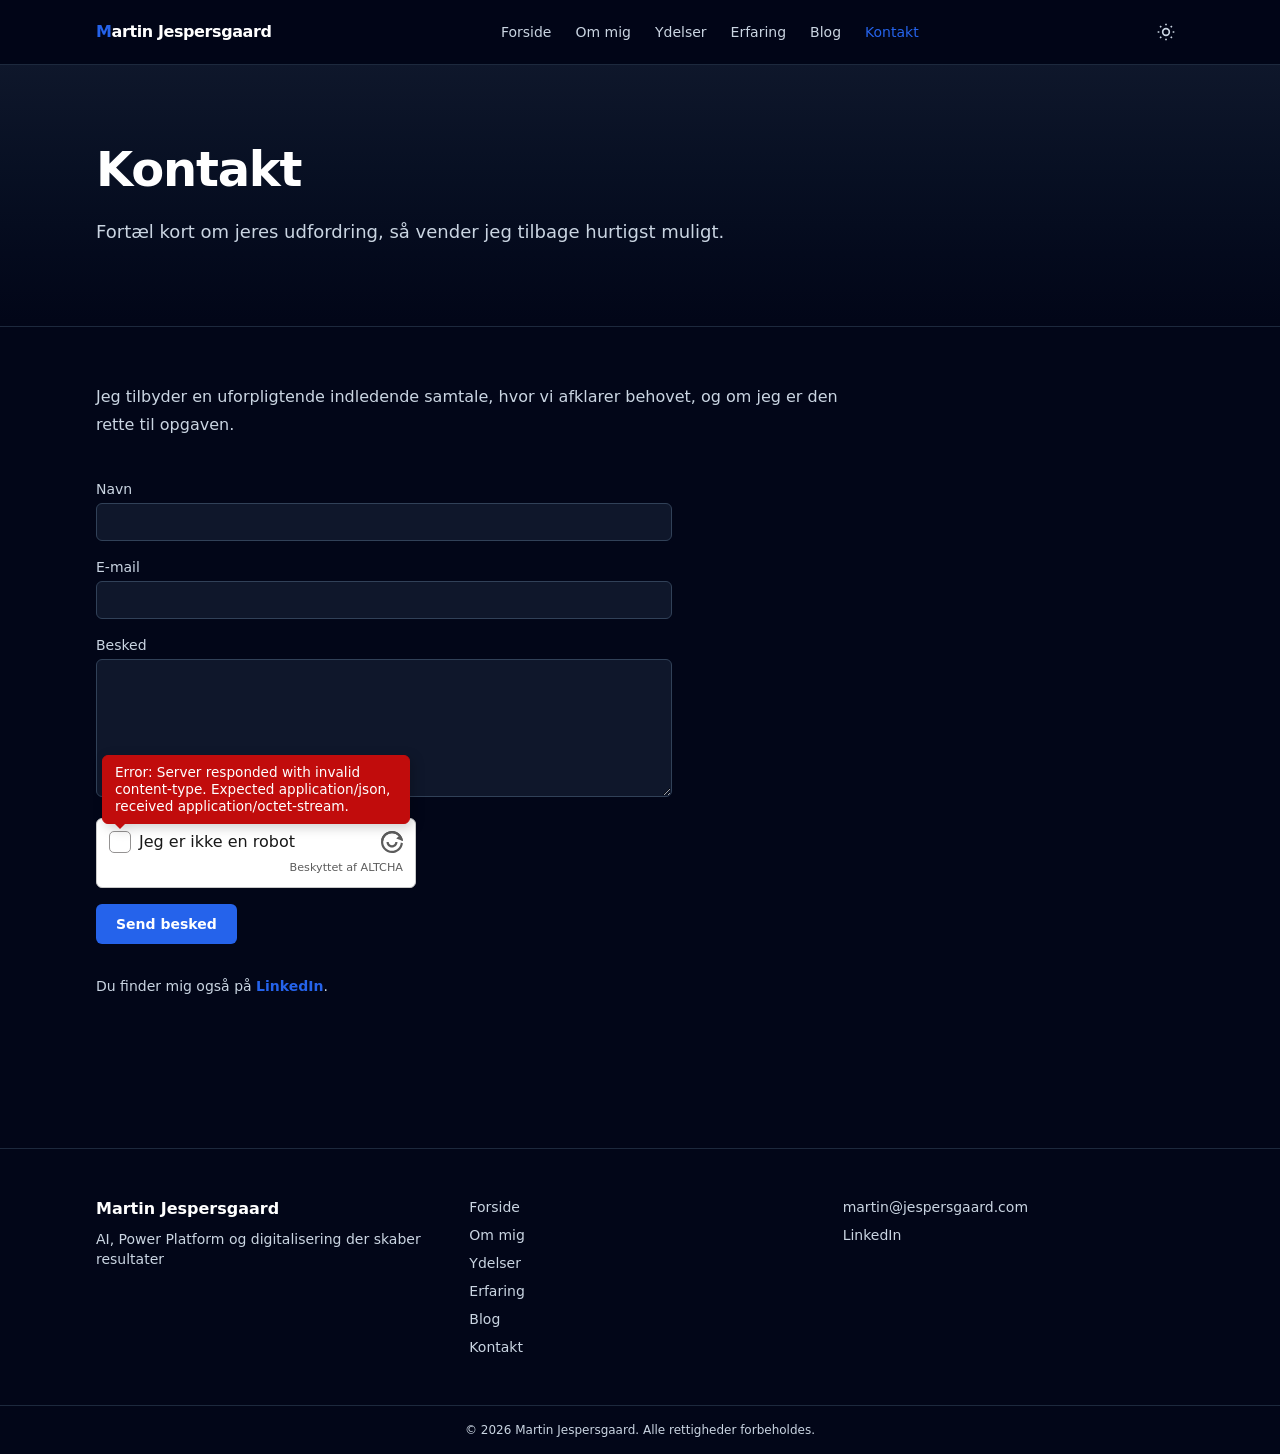
<file: kontakt/index.html>
<!DOCTYPE html><html lang="da"><head><meta charset="utf-8"><meta name="viewport" content="width=device-width, initial-scale=1"><title>Kontakt | Martin Jespersgaard</title><meta name="description" content="Kontakt Martin Jespersgaard for en uforpligtende snak om AI, Copilot, Power Platform og digitalisering. Skriv via formularen, så vender jeg tilbage hurtigt."><meta name="robots" content="index, follow, max-image-preview:large"><meta name="theme-color" content="#2563EB"><link rel="canonical" href="https://www.jespersgaard.com/kontakt/"><link rel="icon" type="image/svg+xml" href="/favicon.svg"><link rel="sitemap" href="/sitemap-index.xml"><meta property="og:site_name" content="Martin Jespersgaard"><meta property="og:locale" content="da_DK"><meta property="og:type" content="website"><meta property="og:title" content="Kontakt | Martin Jespersgaard"><meta property="og:description" content="Kontakt Martin Jespersgaard for en uforpligtende snak om AI, Copilot, Power Platform og digitalisering. Skriv via formularen, så vender jeg tilbage hurtigt."><meta property="og:url" content="https://www.jespersgaard.com/kontakt/"><meta property="og:image" content="https://www.jespersgaard.com/images/og-default.png"><meta name="twitter:card" content="summary_large_image"><meta name="twitter:title" content="Kontakt | Martin Jespersgaard"><meta name="twitter:description" content="Kontakt Martin Jespersgaard for en uforpligtende snak om AI, Copilot, Power Platform og digitalisering. Skriv via formularen, så vender jeg tilbage hurtigt."><meta name="twitter:image" content="https://www.jespersgaard.com/images/og-default.png"><script type="application/ld+json">{"@context":"https://schema.org","@type":"BreadcrumbList","itemListElement":[{"@type":"ListItem","position":1,"name":"Forside","item":"https://www.jespersgaard.com/"},{"@type":"ListItem","position":2,"name":"Kontakt","item":"https://www.jespersgaard.com/kontakt/"}]}</script><script>
      const dark = localStorage.getItem('theme') !== 'light';
      document.documentElement.classList.toggle('dark', dark);
    </script><link rel="stylesheet" href="/_astro/BaseLayout.D5iGflwD.css"></head><body class="flex min-h-screen flex-col"><a href="#main" class="sr-only focus:not-sr-only focus:absolute focus:left-4 focus:top-4 focus:rounded focus:bg-primary focus:px-3 focus:py-2 focus:text-white">Gå til indhold</a><header class="sticky top-0 z-40 border-b border-slate-200 bg-white/90 backdrop-blur dark:border-slate-800 dark:bg-slate-950/90"><div class="container-x flex h-16 items-center justify-between"><a href="/" class="font-semibold tracking-tight text-secondary dark:text-white"><span class="text-primary">M</span>artin Jespersgaard</a><nav aria-label="Hovednavigation" class="hidden items-center gap-6 md:flex"><a href="/" class="text-sm font-medium hover:text-primary text-slate-600 dark:text-slate-300">Forside</a><a href="/om-mig/" class="text-sm font-medium hover:text-primary text-slate-600 dark:text-slate-300">Om mig</a><a href="/ydelser/" class="text-sm font-medium hover:text-primary text-slate-600 dark:text-slate-300">Ydelser</a><a href="/erfaring/" class="text-sm font-medium hover:text-primary text-slate-600 dark:text-slate-300">Erfaring</a><a href="/blog/" class="text-sm font-medium hover:text-primary text-slate-600 dark:text-slate-300">Blog</a><a href="/kontakt/" aria-current="page" class="text-sm font-medium hover:text-primary text-primary">Kontakt</a></nav><div class="flex items-center gap-2"><button id="theme-toggle" type="button" aria-label="Skift mellem lyst og mørkt tema" class="rounded-md p-2 text-slate-600 hover:bg-slate-100 dark:text-slate-300 dark:hover:bg-slate-800"><svg class="hidden size-5 dark:block" viewBox="0 0 24 24" fill="none" stroke="currentColor" stroke-width="2" aria-hidden="true"><circle cx="12" cy="12" r="4"></circle><path d="M12 2v2m0 16v2M4.9 4.9l1.4 1.4m11.4 11.4 1.4 1.4M2 12h2m16 0h2M4.9 19.1l1.4-1.4M17.7 6.3l1.4-1.4"></path></svg><svg class="size-5 dark:hidden" viewBox="0 0 24 24" fill="none" stroke="currentColor" stroke-width="2" aria-hidden="true"><path d="M21 12.8A9 9 0 1 1 11.2 3a7 7 0 0 0 9.8 9.8z"></path></svg></button><button id="menu-toggle" type="button" aria-label="Åbn menu" aria-expanded="false" aria-controls="mobile-menu" class="rounded-md p-2 text-slate-600 hover:bg-slate-100 md:hidden dark:text-slate-300 dark:hover:bg-slate-800"><svg class="size-5" viewBox="0 0 24 24" fill="none" stroke="currentColor" stroke-width="2" aria-hidden="true"><path d="M4 6h16M4 12h16M4 18h16"></path></svg></button></div></div><nav id="mobile-menu" aria-label="Mobilnavigation" hidden class="border-t border-slate-200 md:hidden dark:border-slate-800"><div class="container-x flex flex-col py-2"><a href="/" class="py-2 text-sm font-medium">Forside</a><a href="/om-mig/" class="py-2 text-sm font-medium">Om mig</a><a href="/ydelser/" class="py-2 text-sm font-medium">Ydelser</a><a href="/erfaring/" class="py-2 text-sm font-medium">Erfaring</a><a href="/blog/" class="py-2 text-sm font-medium">Blog</a><a href="/kontakt/" class="py-2 text-sm font-medium">Kontakt</a></div></nav></header><script type="module">document.getElementById(`theme-toggle`)?.addEventListener(`click`,()=>{let e=document.documentElement.classList.toggle(`dark`);localStorage.setItem(`theme`,e?`dark`:`light`)});var e=document.getElementById(`menu-toggle`),t=document.getElementById(`mobile-menu`);e?.addEventListener(`click`,()=>{let n=t.hasAttribute(`hidden`);t.toggleAttribute(`hidden`,!n),e.setAttribute(`aria-expanded`,String(n))});</script><!-- {SITE.name} --><main id="main" class="flex-1"><section class="border-b border-slate-200 bg-gradient-to-b from-slate-50 to-white dark:border-slate-800 dark:from-slate-900 dark:to-slate-950"><div class="container-x py-14 sm:py-20"><h1 class="max-w-3xl font-bold tracking-tight text-3xl sm:text-5xl">Kontakt</h1><p class="mt-6 max-w-2xl text-lg leading-relaxed">Fortæl kort om jeres udfordring, så vender jeg tilbage hurtigst muligt.</p></div></section><div class="container-x py-14"><div><div class="prose prose-slate max-w-3xl dark:prose-invert prose-headings:tracking-tight"><p>Jeg tilbyder en uforpligtende indledende samtale, hvor vi afklarer behovet, og om jeg er den rette til opgaven.</p>
</div></div><form id="contact-form" action="/send.php" method="post" class="mt-10 grid max-w-xl gap-4"><label class="text-sm font-medium">Navn<input class="mt-1 w-full rounded-md border border-slate-300 bg-white px-3 py-2 text-sm text-slate-900 focus:border-primary focus:outline-2 focus:outline-primary dark:border-slate-700 dark:bg-slate-900 dark:text-white" name="name" type="text" required maxlength="100" autocomplete="name"></label><label class="text-sm font-medium">E-mail<input class="mt-1 w-full rounded-md border border-slate-300 bg-white px-3 py-2 text-sm text-slate-900 focus:border-primary focus:outline-2 focus:outline-primary dark:border-slate-700 dark:bg-slate-900 dark:text-white" name="email" type="email" required autocomplete="email"></label><label class="text-sm font-medium">Besked<textarea class="mt-1 w-full rounded-md border border-slate-300 bg-white px-3 py-2 text-sm text-slate-900 focus:border-primary focus:outline-2 focus:outline-primary dark:border-slate-700 dark:bg-slate-900 dark:text-white" name="message" required minlength="5" maxlength="5000" rows="6"></textarea></label><div class="hidden" aria-hidden="true"><label>Website <input name="website" type="text" tabindex="-1" autocomplete="off"></label></div><altcha-widget id="altcha" challenge="/send.php?challenge=1" auto="onload" language="da" theme="auto"></altcha-widget><div class="flex items-center gap-4"><button type="submit" class="btn btn-primary">Send besked</button><p id="form-status" role="status" class="text-sm"></p></div></form><p class="mt-8 text-sm">Du finder mig også på <a href="https://www.linkedin.com/in/jespersgaard/" rel="me noopener" class="font-semibold text-primary">LinkedIn</a>.</p></div></main><footer class="mt-24 border-t border-slate-200 dark:border-slate-800"><div class="container-x grid gap-8 py-12 md:grid-cols-3"><div><p class="font-semibold text-secondary dark:text-white">Martin Jespersgaard</p><p class="mt-2 text-sm">AI, Power Platform og digitalisering der skaber resultater</p></div><nav aria-label="Footernavigation"><ul class="space-y-2 text-sm"><li><a href="/" class="hover:text-primary">Forside</a></li><li><a href="/om-mig/" class="hover:text-primary">Om mig</a></li><li><a href="/ydelser/" class="hover:text-primary">Ydelser</a></li><li><a href="/erfaring/" class="hover:text-primary">Erfaring</a></li><li><a href="/blog/" class="hover:text-primary">Blog</a></li><li><a href="/kontakt/" class="hover:text-primary">Kontakt</a></li></ul></nav><div class="text-sm"><p><a href="mailto:martin@jespersgaard.com" class="hover:text-primary">martin@jespersgaard.com</a></p><p class="mt-2"><a href="https://www.linkedin.com/in/jespersgaard/" rel="me noopener" class="hover:text-primary">LinkedIn</a></p></div></div><div class="border-t border-slate-200 py-4 text-center text-xs dark:border-slate-800">© 2026 Martin Jespersgaard. Alle rettigheder forbeholdes.</div></footer></body></html><script type="module" src="/_astro/kontakt.astro_astro_type_script_index_0_lang.DaXvOY_C.js"></script>
</file>
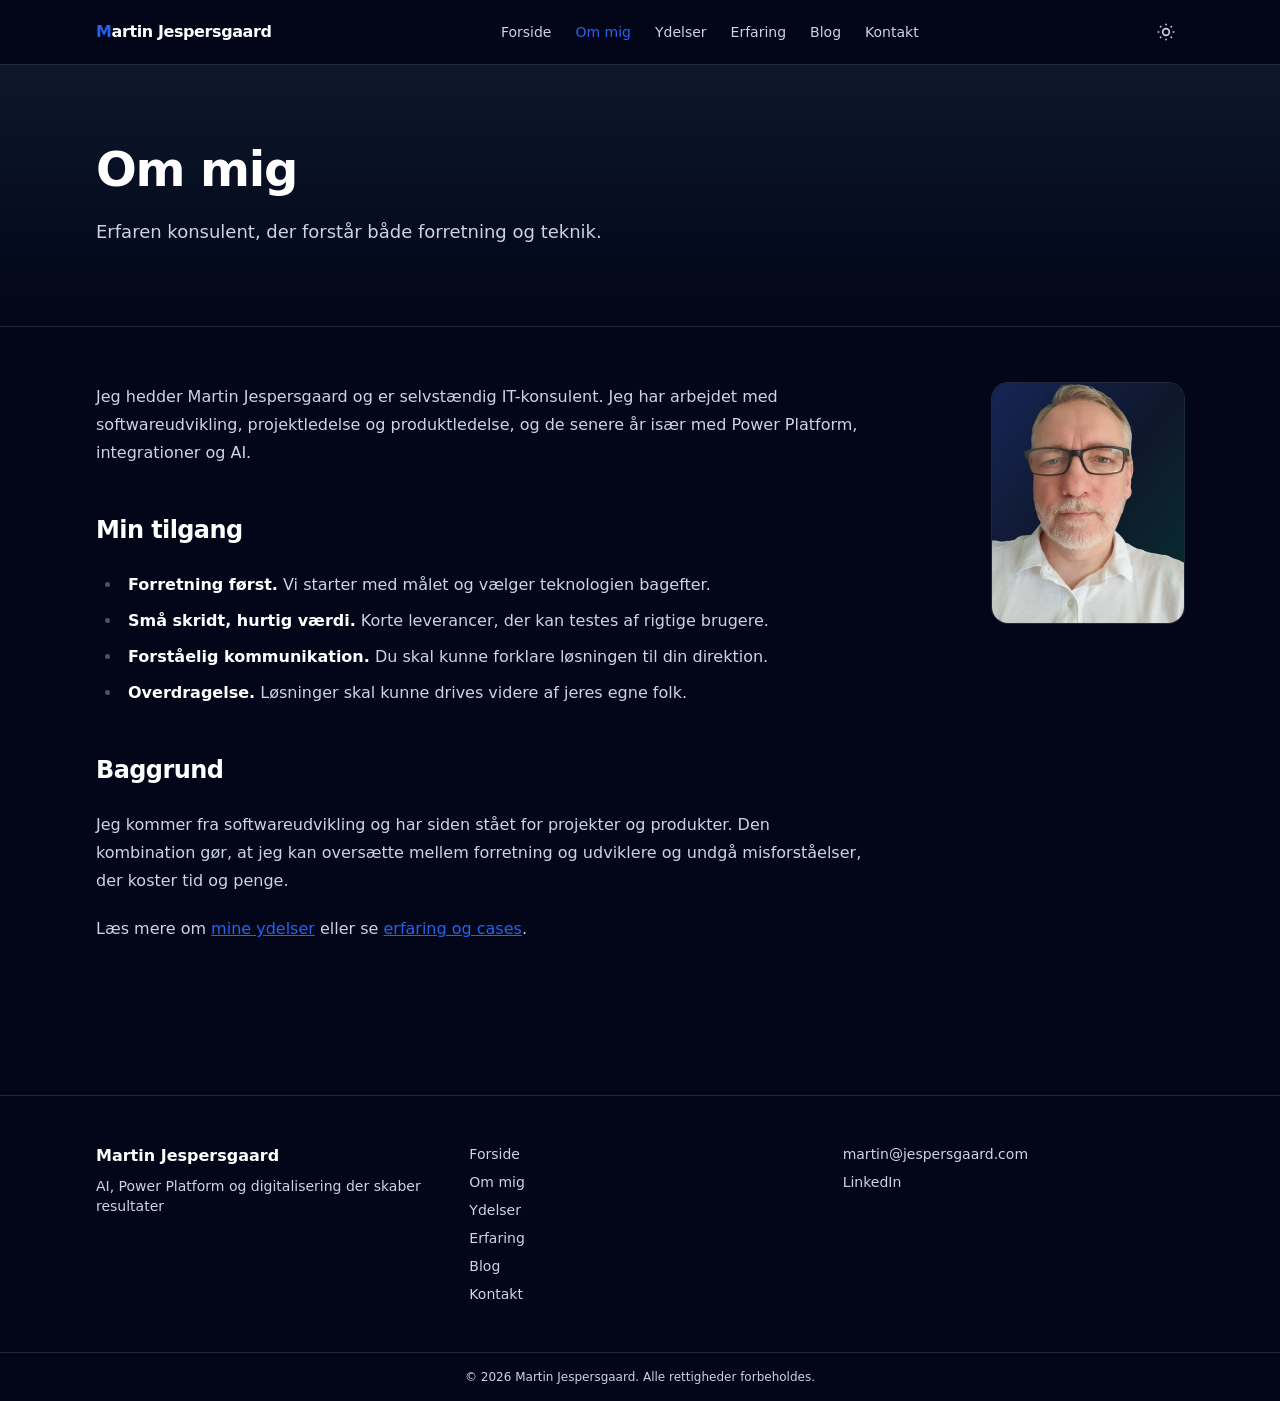
<file: om-mig/index.html>
<!DOCTYPE html><html lang="da"><head><meta charset="utf-8"><meta name="viewport" content="width=device-width, initial-scale=1"><title>Om mig | Martin Jespersgaard</title><meta name="description" content="Mød Martin Jespersgaard – erfaren IT-konsulent med baggrund i softwareudvikling, projektledelse, produktledelse, Power Platform og AI."><meta name="robots" content="index, follow, max-image-preview:large"><meta name="theme-color" content="#2563EB"><link rel="canonical" href="https://www.jespersgaard.com/om-mig/"><link rel="icon" type="image/svg+xml" href="/favicon.svg"><link rel="sitemap" href="/sitemap-index.xml"><meta property="og:site_name" content="Martin Jespersgaard"><meta property="og:locale" content="da_DK"><meta property="og:type" content="website"><meta property="og:title" content="Om mig | Martin Jespersgaard"><meta property="og:description" content="Mød Martin Jespersgaard – erfaren IT-konsulent med baggrund i softwareudvikling, projektledelse, produktledelse, Power Platform og AI."><meta property="og:url" content="https://www.jespersgaard.com/om-mig/"><meta property="og:image" content="https://www.jespersgaard.com/images/og-default.png"><meta name="twitter:card" content="summary_large_image"><meta name="twitter:title" content="Om mig | Martin Jespersgaard"><meta name="twitter:description" content="Mød Martin Jespersgaard – erfaren IT-konsulent med baggrund i softwareudvikling, projektledelse, produktledelse, Power Platform og AI."><meta name="twitter:image" content="https://www.jespersgaard.com/images/og-default.png"><script type="application/ld+json">{"@context":"https://schema.org","@type":"BreadcrumbList","itemListElement":[{"@type":"ListItem","position":1,"name":"Forside","item":"https://www.jespersgaard.com/"},{"@type":"ListItem","position":2,"name":"Om mig","item":"https://www.jespersgaard.com/om-mig/"}]}</script><script>
      const dark = localStorage.getItem('theme') !== 'light';
      document.documentElement.classList.toggle('dark', dark);
    </script><link rel="stylesheet" href="/_astro/BaseLayout.D5iGflwD.css"></head><body class="flex min-h-screen flex-col"><a href="#main" class="sr-only focus:not-sr-only focus:absolute focus:left-4 focus:top-4 focus:rounded focus:bg-primary focus:px-3 focus:py-2 focus:text-white">Gå til indhold</a><header class="sticky top-0 z-40 border-b border-slate-200 bg-white/90 backdrop-blur dark:border-slate-800 dark:bg-slate-950/90"><div class="container-x flex h-16 items-center justify-between"><a href="/" class="font-semibold tracking-tight text-secondary dark:text-white"><span class="text-primary">M</span>artin Jespersgaard</a><nav aria-label="Hovednavigation" class="hidden items-center gap-6 md:flex"><a href="/" class="text-sm font-medium hover:text-primary text-slate-600 dark:text-slate-300">Forside</a><a href="/om-mig/" aria-current="page" class="text-sm font-medium hover:text-primary text-primary">Om mig</a><a href="/ydelser/" class="text-sm font-medium hover:text-primary text-slate-600 dark:text-slate-300">Ydelser</a><a href="/erfaring/" class="text-sm font-medium hover:text-primary text-slate-600 dark:text-slate-300">Erfaring</a><a href="/blog/" class="text-sm font-medium hover:text-primary text-slate-600 dark:text-slate-300">Blog</a><a href="/kontakt/" class="text-sm font-medium hover:text-primary text-slate-600 dark:text-slate-300">Kontakt</a></nav><div class="flex items-center gap-2"><button id="theme-toggle" type="button" aria-label="Skift mellem lyst og mørkt tema" class="rounded-md p-2 text-slate-600 hover:bg-slate-100 dark:text-slate-300 dark:hover:bg-slate-800"><svg class="hidden size-5 dark:block" viewBox="0 0 24 24" fill="none" stroke="currentColor" stroke-width="2" aria-hidden="true"><circle cx="12" cy="12" r="4"></circle><path d="M12 2v2m0 16v2M4.9 4.9l1.4 1.4m11.4 11.4 1.4 1.4M2 12h2m16 0h2M4.9 19.1l1.4-1.4M17.7 6.3l1.4-1.4"></path></svg><svg class="size-5 dark:hidden" viewBox="0 0 24 24" fill="none" stroke="currentColor" stroke-width="2" aria-hidden="true"><path d="M21 12.8A9 9 0 1 1 11.2 3a7 7 0 0 0 9.8 9.8z"></path></svg></button><button id="menu-toggle" type="button" aria-label="Åbn menu" aria-expanded="false" aria-controls="mobile-menu" class="rounded-md p-2 text-slate-600 hover:bg-slate-100 md:hidden dark:text-slate-300 dark:hover:bg-slate-800"><svg class="size-5" viewBox="0 0 24 24" fill="none" stroke="currentColor" stroke-width="2" aria-hidden="true"><path d="M4 6h16M4 12h16M4 18h16"></path></svg></button></div></div><nav id="mobile-menu" aria-label="Mobilnavigation" hidden class="border-t border-slate-200 md:hidden dark:border-slate-800"><div class="container-x flex flex-col py-2"><a href="/" class="py-2 text-sm font-medium">Forside</a><a href="/om-mig/" class="py-2 text-sm font-medium">Om mig</a><a href="/ydelser/" class="py-2 text-sm font-medium">Ydelser</a><a href="/erfaring/" class="py-2 text-sm font-medium">Erfaring</a><a href="/blog/" class="py-2 text-sm font-medium">Blog</a><a href="/kontakt/" class="py-2 text-sm font-medium">Kontakt</a></div></nav></header><script type="module">document.getElementById(`theme-toggle`)?.addEventListener(`click`,()=>{let e=document.documentElement.classList.toggle(`dark`);localStorage.setItem(`theme`,e?`dark`:`light`)});var e=document.getElementById(`menu-toggle`),t=document.getElementById(`mobile-menu`);e?.addEventListener(`click`,()=>{let n=t.hasAttribute(`hidden`);t.toggleAttribute(`hidden`,!n),e.setAttribute(`aria-expanded`,String(n))});</script><!-- {SITE.name} --><main id="main" class="flex-1"><section class="border-b border-slate-200 bg-gradient-to-b from-slate-50 to-white dark:border-slate-800 dark:from-slate-900 dark:to-slate-950"><div class="container-x py-14 sm:py-20"><h1 class="max-w-3xl font-bold tracking-tight text-3xl sm:text-5xl">Om mig</h1><p class="mt-6 max-w-2xl text-lg leading-relaxed">Erfaren konsulent, der forstår både forretning og teknik.</p></div></section><div class="container-x py-14"><div class="grid items-start gap-10 md:grid-cols-[1fr_10rem] lg:grid-cols-[1fr_12rem]"><div class="prose prose-slate max-w-3xl dark:prose-invert prose-headings:tracking-tight"><p>Jeg hedder Martin Jespersgaard og er selvstændig IT-konsulent. Jeg har arbejdet med softwareudvikling, projektledelse og produktledelse, og de senere år især med Power Platform, integrationer og AI.</p>
<h2 id="min-tilgang">Min tilgang</h2>
<ul>
<li><strong>Forretning først.</strong> Vi starter med målet og vælger teknologien bagefter.</li>
<li><strong>Små skridt, hurtig værdi.</strong> Korte leverancer, der kan testes af rigtige brugere.</li>
<li><strong>Forståelig kommunikation.</strong> Du skal kunne forklare løsningen til din direktion.</li>
<li><strong>Overdragelse.</strong> Løsninger skal kunne drives videre af jeres egne folk.</li>
</ul>
<h2 id="baggrund">Baggrund</h2>
<p>Jeg kommer fra softwareudvikling og har siden stået for projekter og produkter. Den kombination gør, at jeg kan oversætte mellem forretning og udviklere og undgå misforståelser, der koster tid og penge.</p>
<p>Læs mere om <a href="/ydelser/">mine ydelser</a> eller se <a href="/erfaring/">erfaring og cases</a>.</p>
</div><figure class="order-first mx-auto w-24 md:order-none md:w-full md:sticky md:top-24"><div class="overflow-hidden rounded-2xl bg-gradient-to-br from-blue-100 via-slate-100 to-teal-100 ring-1 ring-slate-200 dark:from-blue-950 dark:via-slate-900 dark:to-teal-950 dark:ring-slate-800"><img src="/images/profile/martin.webp" alt="Portræt af Martin Jespersgaard" width="768" height="984" loading="eager" decoding="async" class="aspect-[4/5] w-full object-cover object-bottom"></div></figure></div></div></main><footer class="mt-24 border-t border-slate-200 dark:border-slate-800"><div class="container-x grid gap-8 py-12 md:grid-cols-3"><div><p class="font-semibold text-secondary dark:text-white">Martin Jespersgaard</p><p class="mt-2 text-sm">AI, Power Platform og digitalisering der skaber resultater</p></div><nav aria-label="Footernavigation"><ul class="space-y-2 text-sm"><li><a href="/" class="hover:text-primary">Forside</a></li><li><a href="/om-mig/" class="hover:text-primary">Om mig</a></li><li><a href="/ydelser/" class="hover:text-primary">Ydelser</a></li><li><a href="/erfaring/" class="hover:text-primary">Erfaring</a></li><li><a href="/blog/" class="hover:text-primary">Blog</a></li><li><a href="/kontakt/" class="hover:text-primary">Kontakt</a></li></ul></nav><div class="text-sm"><p><a href="mailto:martin@jespersgaard.com" class="hover:text-primary">martin@jespersgaard.com</a></p><p class="mt-2"><a href="https://www.linkedin.com/in/jespersgaard/" rel="me noopener" class="hover:text-primary">LinkedIn</a></p></div></div><div class="border-t border-slate-200 py-4 text-center text-xs dark:border-slate-800">© 2026 Martin Jespersgaard. Alle rettigheder forbeholdes.</div></footer></body></html>
</file>
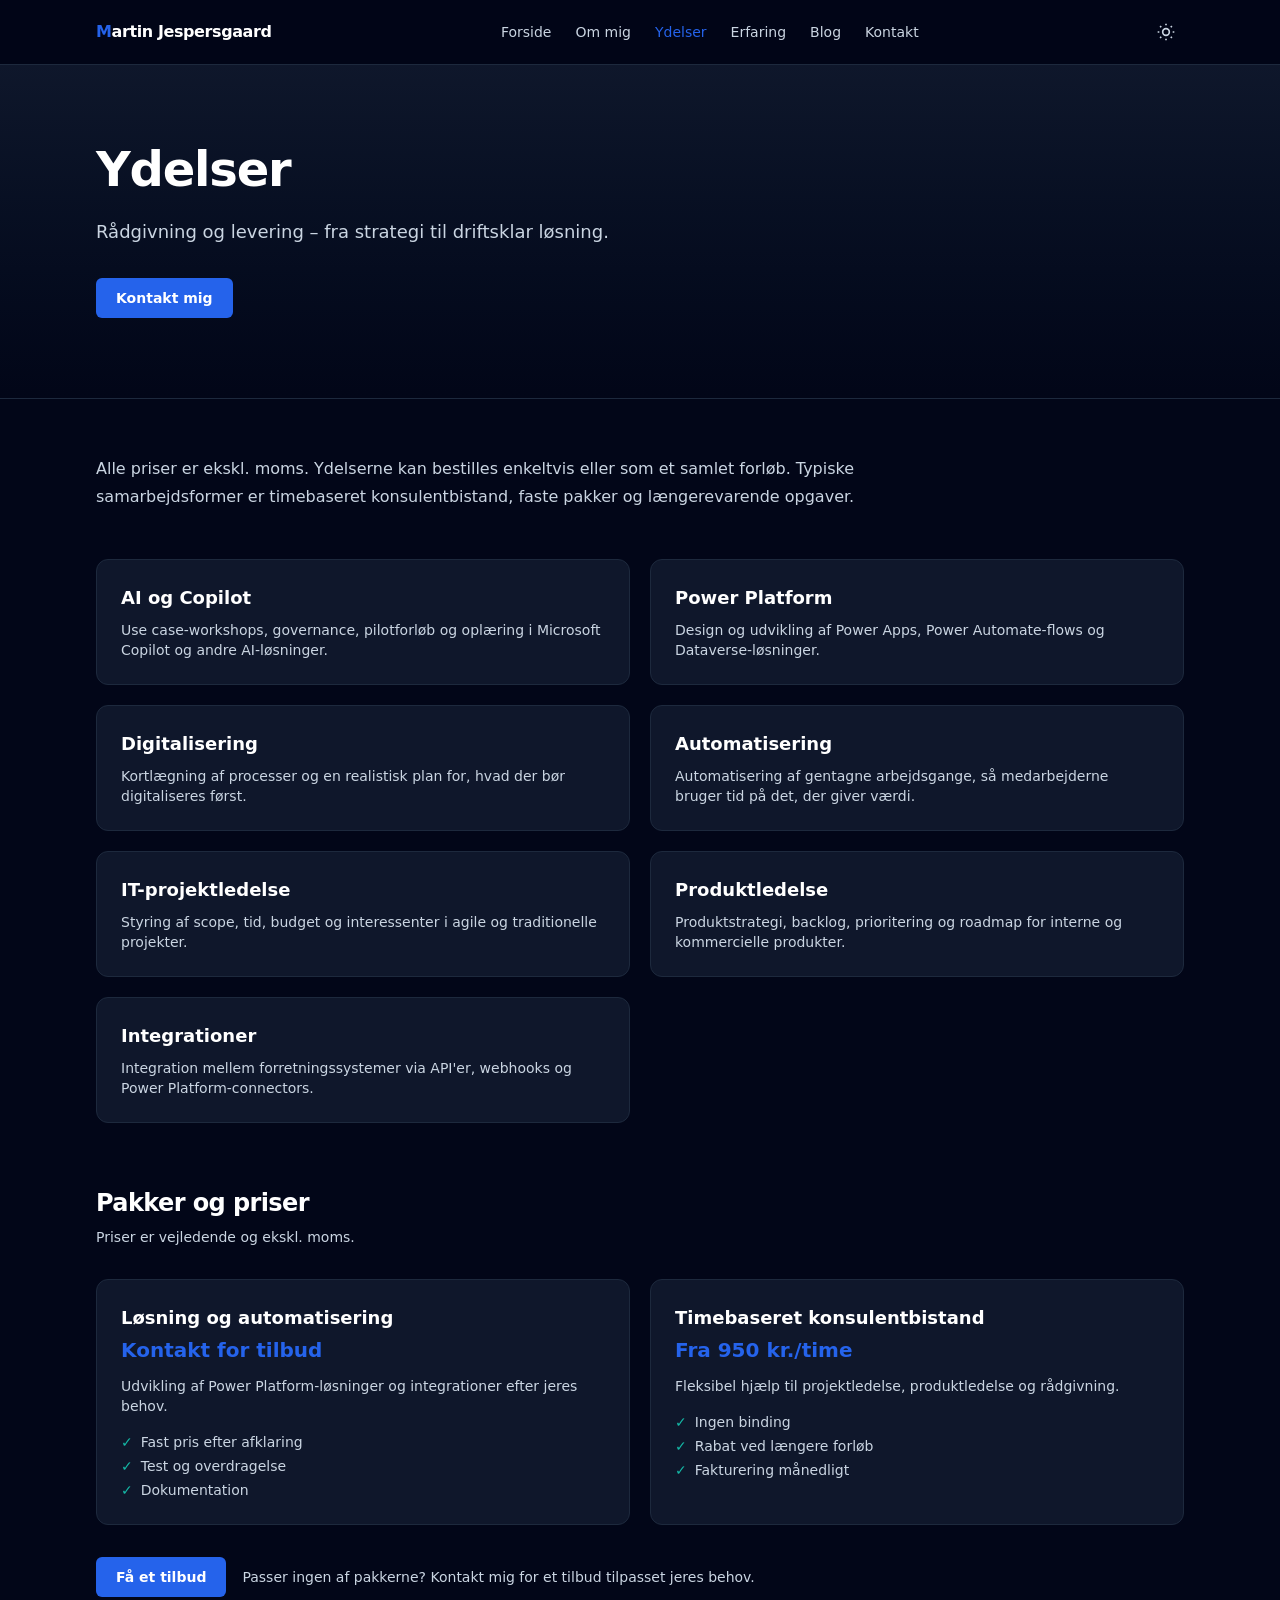
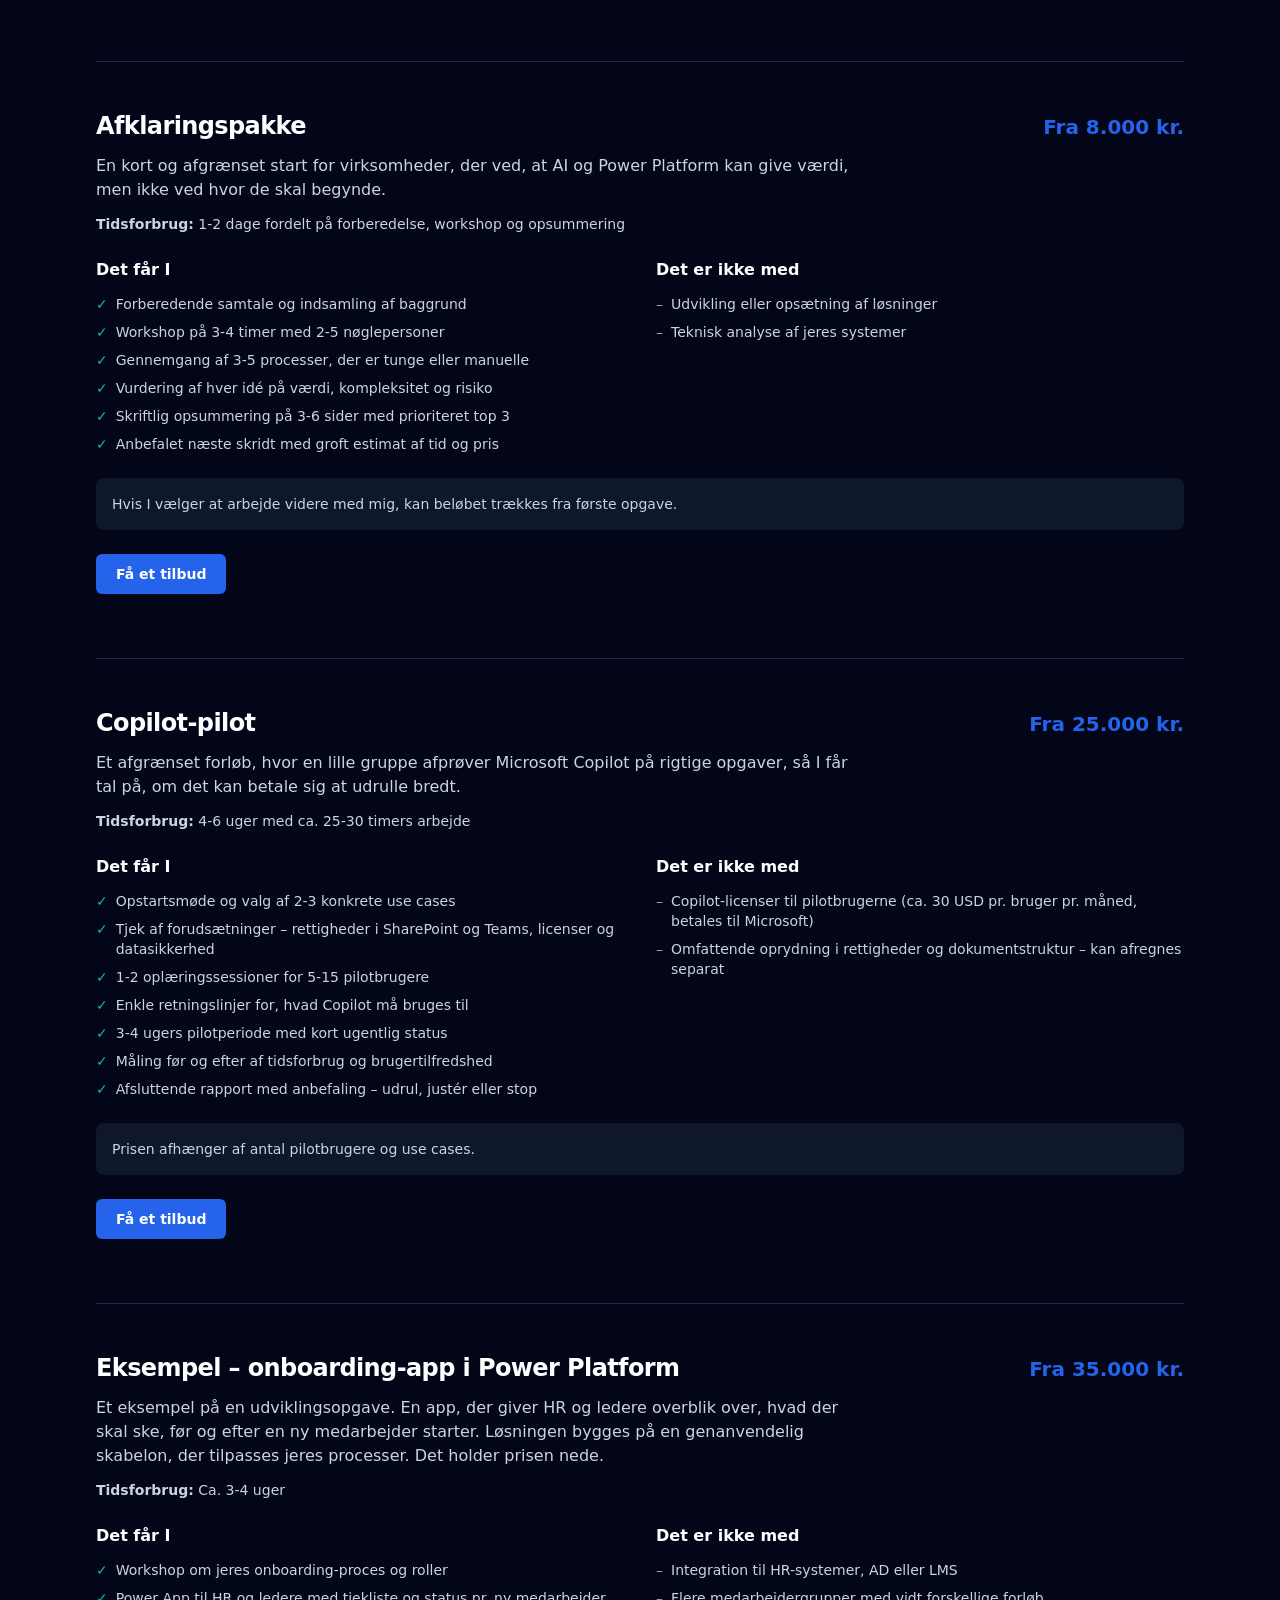
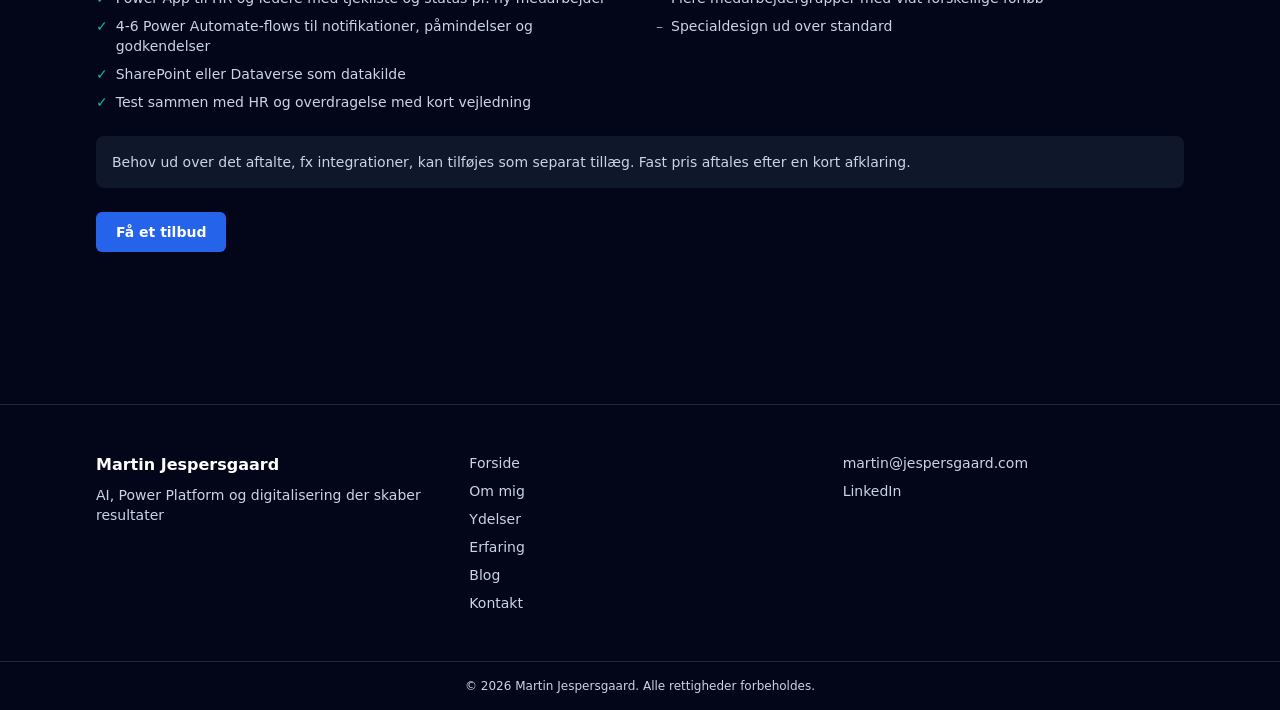
<file: ydelser/index.html>
<!DOCTYPE html><html lang="da"><head><meta charset="utf-8"><meta name="viewport" content="width=device-width, initial-scale=1"><title>Ydelser | Martin Jespersgaard</title><meta name="description" content="Konsulentydelser inden for AI og Copilot, Power Platform, digitalisering, automatisering, IT-projektledelse, produktledelse og integrationer."><meta name="robots" content="index, follow, max-image-preview:large"><meta name="theme-color" content="#2563EB"><link rel="canonical" href="https://www.jespersgaard.com/ydelser/"><link rel="icon" type="image/svg+xml" href="/favicon.svg"><link rel="sitemap" href="/sitemap-index.xml"><meta property="og:site_name" content="Martin Jespersgaard"><meta property="og:locale" content="da_DK"><meta property="og:type" content="website"><meta property="og:title" content="Ydelser | Martin Jespersgaard"><meta property="og:description" content="Konsulentydelser inden for AI og Copilot, Power Platform, digitalisering, automatisering, IT-projektledelse, produktledelse og integrationer."><meta property="og:url" content="https://www.jespersgaard.com/ydelser/"><meta property="og:image" content="https://www.jespersgaard.com/images/og-default.png"><meta name="twitter:card" content="summary_large_image"><meta name="twitter:title" content="Ydelser | Martin Jespersgaard"><meta name="twitter:description" content="Konsulentydelser inden for AI og Copilot, Power Platform, digitalisering, automatisering, IT-projektledelse, produktledelse og integrationer."><meta name="twitter:image" content="https://www.jespersgaard.com/images/og-default.png"><script type="application/ld+json">{"@context":"https://schema.org","@type":"BreadcrumbList","itemListElement":[{"@type":"ListItem","position":1,"name":"Forside","item":"https://www.jespersgaard.com/"},{"@type":"ListItem","position":2,"name":"Ydelser","item":"https://www.jespersgaard.com/ydelser/"}]}</script><script>
      const dark = localStorage.getItem('theme') !== 'light';
      document.documentElement.classList.toggle('dark', dark);
    </script><link rel="stylesheet" href="/_astro/BaseLayout.D5iGflwD.css"></head><body class="flex min-h-screen flex-col"><a href="#main" class="sr-only focus:not-sr-only focus:absolute focus:left-4 focus:top-4 focus:rounded focus:bg-primary focus:px-3 focus:py-2 focus:text-white">Gå til indhold</a><header class="sticky top-0 z-40 border-b border-slate-200 bg-white/90 backdrop-blur dark:border-slate-800 dark:bg-slate-950/90"><div class="container-x flex h-16 items-center justify-between"><a href="/" class="font-semibold tracking-tight text-secondary dark:text-white"><span class="text-primary">M</span>artin Jespersgaard</a><nav aria-label="Hovednavigation" class="hidden items-center gap-6 md:flex"><a href="/" class="text-sm font-medium hover:text-primary text-slate-600 dark:text-slate-300">Forside</a><a href="/om-mig/" class="text-sm font-medium hover:text-primary text-slate-600 dark:text-slate-300">Om mig</a><a href="/ydelser/" aria-current="page" class="text-sm font-medium hover:text-primary text-primary">Ydelser</a><a href="/erfaring/" class="text-sm font-medium hover:text-primary text-slate-600 dark:text-slate-300">Erfaring</a><a href="/blog/" class="text-sm font-medium hover:text-primary text-slate-600 dark:text-slate-300">Blog</a><a href="/kontakt/" class="text-sm font-medium hover:text-primary text-slate-600 dark:text-slate-300">Kontakt</a></nav><div class="flex items-center gap-2"><button id="theme-toggle" type="button" aria-label="Skift mellem lyst og mørkt tema" class="rounded-md p-2 text-slate-600 hover:bg-slate-100 dark:text-slate-300 dark:hover:bg-slate-800"><svg class="hidden size-5 dark:block" viewBox="0 0 24 24" fill="none" stroke="currentColor" stroke-width="2" aria-hidden="true"><circle cx="12" cy="12" r="4"></circle><path d="M12 2v2m0 16v2M4.9 4.9l1.4 1.4m11.4 11.4 1.4 1.4M2 12h2m16 0h2M4.9 19.1l1.4-1.4M17.7 6.3l1.4-1.4"></path></svg><svg class="size-5 dark:hidden" viewBox="0 0 24 24" fill="none" stroke="currentColor" stroke-width="2" aria-hidden="true"><path d="M21 12.8A9 9 0 1 1 11.2 3a7 7 0 0 0 9.8 9.8z"></path></svg></button><button id="menu-toggle" type="button" aria-label="Åbn menu" aria-expanded="false" aria-controls="mobile-menu" class="rounded-md p-2 text-slate-600 hover:bg-slate-100 md:hidden dark:text-slate-300 dark:hover:bg-slate-800"><svg class="size-5" viewBox="0 0 24 24" fill="none" stroke="currentColor" stroke-width="2" aria-hidden="true"><path d="M4 6h16M4 12h16M4 18h16"></path></svg></button></div></div><nav id="mobile-menu" aria-label="Mobilnavigation" hidden class="border-t border-slate-200 md:hidden dark:border-slate-800"><div class="container-x flex flex-col py-2"><a href="/" class="py-2 text-sm font-medium">Forside</a><a href="/om-mig/" class="py-2 text-sm font-medium">Om mig</a><a href="/ydelser/" class="py-2 text-sm font-medium">Ydelser</a><a href="/erfaring/" class="py-2 text-sm font-medium">Erfaring</a><a href="/blog/" class="py-2 text-sm font-medium">Blog</a><a href="/kontakt/" class="py-2 text-sm font-medium">Kontakt</a></div></nav></header><script type="module">document.getElementById(`theme-toggle`)?.addEventListener(`click`,()=>{let e=document.documentElement.classList.toggle(`dark`);localStorage.setItem(`theme`,e?`dark`:`light`)});var e=document.getElementById(`menu-toggle`),t=document.getElementById(`mobile-menu`);e?.addEventListener(`click`,()=>{let n=t.hasAttribute(`hidden`);t.toggleAttribute(`hidden`,!n),e.setAttribute(`aria-expanded`,String(n))});</script><!-- {SITE.name} --><main id="main" class="flex-1"><section class="border-b border-slate-200 bg-gradient-to-b from-slate-50 to-white dark:border-slate-800 dark:from-slate-900 dark:to-slate-950"><div class="container-x py-14 sm:py-20"><h1 class="max-w-3xl font-bold tracking-tight text-3xl sm:text-5xl">Ydelser</h1><p class="mt-6 max-w-2xl text-lg leading-relaxed">Rådgivning og levering – fra strategi til driftsklar løsning.</p><div class="mt-8 flex flex-wrap gap-3"><a href="/kontakt/" class="btn btn-primary">Kontakt mig</a></div></div></section><div class="container-x py-14"><div><div class="prose prose-slate max-w-3xl dark:prose-invert prose-headings:tracking-tight"><p>Alle priser er ekskl. moms. Ydelserne kan bestilles enkeltvis eller som et samlet forløb. Typiske samarbejdsformer er timebaseret konsulentbistand, faste pakker og længerevarende opgaver.</p>
</div></div><div class="mt-12 grid gap-5 md:grid-cols-2"><div class="card"><h2 class="text-lg font-semibold">AI og Copilot</h2><p class="mt-2 text-sm">Use case-workshops, governance, pilotforløb og oplæring i Microsoft Copilot og andre AI-løsninger.</p></div><div class="card"><h2 class="text-lg font-semibold">Power Platform</h2><p class="mt-2 text-sm">Design og udvikling af Power Apps, Power Automate-flows og Dataverse-løsninger.</p></div><div class="card"><h2 class="text-lg font-semibold">Digitalisering</h2><p class="mt-2 text-sm">Kortlægning af processer og en realistisk plan for, hvad der bør digitaliseres først.</p></div><div class="card"><h2 class="text-lg font-semibold">Automatisering</h2><p class="mt-2 text-sm">Automatisering af gentagne arbejdsgange, så medarbejderne bruger tid på det, der giver værdi.</p></div><div class="card"><h2 class="text-lg font-semibold">IT-projektledelse</h2><p class="mt-2 text-sm">Styring af scope, tid, budget og interessenter i agile og traditionelle projekter.</p></div><div class="card"><h2 class="text-lg font-semibold">Produktledelse</h2><p class="mt-2 text-sm">Produktstrategi, backlog, prioritering og roadmap for interne og kommercielle produkter.</p></div><div class="card"><h2 class="text-lg font-semibold">Integrationer</h2><p class="mt-2 text-sm">Integration mellem forretningssystemer via API&#39;er, webhooks og Power Platform-connectors.</p></div></div><section class="mt-16" aria-labelledby="pakker"><h2 id="pakker" class="text-2xl font-bold tracking-tight">Pakker og priser</h2><p class="mt-2 text-sm">Priser er vejledende og ekskl. moms.</p><div class="mt-8 grid gap-5 md:grid-cols-2"><div class="card flex flex-col"><h3 class="text-lg font-semibold">Løsning og automatisering</h3><p class="mt-1 text-xl font-bold text-primary">Kontakt for tilbud</p><p class="mt-3 text-sm">Udvikling af Power Platform-løsninger og integrationer efter jeres behov.</p><ul class="mt-4 flex-1 space-y-1 text-sm"><li class="flex gap-2"><span class="text-accent" aria-hidden="true">✓</span>Fast pris efter afklaring</li><li class="flex gap-2"><span class="text-accent" aria-hidden="true">✓</span>Test og overdragelse</li><li class="flex gap-2"><span class="text-accent" aria-hidden="true">✓</span>Dokumentation</li></ul></div><div class="card flex flex-col"><h3 class="text-lg font-semibold">Timebaseret konsulentbistand</h3><p class="mt-1 text-xl font-bold text-primary">Fra 950 kr./time</p><p class="mt-3 text-sm">Fleksibel hjælp til projektledelse, produktledelse og rådgivning.</p><ul class="mt-4 flex-1 space-y-1 text-sm"><li class="flex gap-2"><span class="text-accent" aria-hidden="true">✓</span>Ingen binding</li><li class="flex gap-2"><span class="text-accent" aria-hidden="true">✓</span>Rabat ved længere forløb</li><li class="flex gap-2"><span class="text-accent" aria-hidden="true">✓</span>Fakturering månedligt</li></ul></div></div><div class="mt-8 flex flex-wrap items-center gap-4"><a href="/kontakt/" class="btn btn-primary">Få et tilbud</a><span class="text-sm">Passer ingen af pakkerne? Kontakt mig for et tilbud tilpasset jeres behov.</span></div></section><section class="mt-16 border-t border-slate-200 pt-12 dark:border-slate-800" aria-labelledby="pakke-0"><div class="flex flex-wrap items-baseline justify-between gap-2"><h2 id="pakke-0" class="text-2xl font-bold tracking-tight">Afklaringspakke</h2><p class="text-xl font-bold text-primary">Fra 8.000 kr.</p></div><p class="mt-3 max-w-3xl">En kort og afgrænset start for virksomheder, der ved, at AI og Power Platform kan give værdi, men ikke ved hvor de skal begynde.</p><p class="mt-3 text-sm"><strong>Tidsforbrug:</strong> 1-2 dage fordelt på forberedelse, workshop og opsummering</p><div class="mt-6 grid gap-8 md:grid-cols-2"><div><h3 class="font-semibold">Det får I</h3><ul class="mt-3 space-y-2 text-sm"><li class="flex gap-2"><span class="text-accent" aria-hidden="true">✓</span>Forberedende samtale og indsamling af baggrund</li><li class="flex gap-2"><span class="text-accent" aria-hidden="true">✓</span>Workshop på 3-4 timer med 2-5 nøglepersoner</li><li class="flex gap-2"><span class="text-accent" aria-hidden="true">✓</span>Gennemgang af 3-5 processer, der er tunge eller manuelle</li><li class="flex gap-2"><span class="text-accent" aria-hidden="true">✓</span>Vurdering af hver idé på værdi, kompleksitet og risiko</li><li class="flex gap-2"><span class="text-accent" aria-hidden="true">✓</span>Skriftlig opsummering på 3-6 sider med prioriteret top 3</li><li class="flex gap-2"><span class="text-accent" aria-hidden="true">✓</span>Anbefalet næste skridt med groft estimat af tid og pris</li></ul></div><div><h3 class="font-semibold">Det er ikke med</h3><ul class="mt-3 space-y-2 text-sm"><li class="flex gap-2"><span class="text-slate-400" aria-hidden="true">–</span>Udvikling eller opsætning af løsninger</li><li class="flex gap-2"><span class="text-slate-400" aria-hidden="true">–</span>Teknisk analyse af jeres systemer</li></ul></div></div><p class="mt-6 rounded-lg bg-slate-50 p-4 text-sm dark:bg-slate-900">Hvis I vælger at arbejde videre med mig, kan beløbet trækkes fra første opgave.</p><a href="/kontakt/" class="btn btn-primary mt-6">Få et tilbud</a></section><section class="mt-16 border-t border-slate-200 pt-12 dark:border-slate-800" aria-labelledby="pakke-1"><div class="flex flex-wrap items-baseline justify-between gap-2"><h2 id="pakke-1" class="text-2xl font-bold tracking-tight">Copilot-pilot</h2><p class="text-xl font-bold text-primary">Fra 25.000 kr.</p></div><p class="mt-3 max-w-3xl">Et afgrænset forløb, hvor en lille gruppe afprøver Microsoft Copilot på rigtige opgaver, så I får tal på, om det kan betale sig at udrulle bredt.</p><p class="mt-3 text-sm"><strong>Tidsforbrug:</strong> 4-6 uger med ca. 25-30 timers arbejde</p><div class="mt-6 grid gap-8 md:grid-cols-2"><div><h3 class="font-semibold">Det får I</h3><ul class="mt-3 space-y-2 text-sm"><li class="flex gap-2"><span class="text-accent" aria-hidden="true">✓</span>Opstartsmøde og valg af 2-3 konkrete use cases</li><li class="flex gap-2"><span class="text-accent" aria-hidden="true">✓</span>Tjek af forudsætninger – rettigheder i SharePoint og Teams, licenser og datasikkerhed</li><li class="flex gap-2"><span class="text-accent" aria-hidden="true">✓</span>1-2 oplæringssessioner for 5-15 pilotbrugere</li><li class="flex gap-2"><span class="text-accent" aria-hidden="true">✓</span>Enkle retningslinjer for, hvad Copilot må bruges til</li><li class="flex gap-2"><span class="text-accent" aria-hidden="true">✓</span>3-4 ugers pilotperiode med kort ugentlig status</li><li class="flex gap-2"><span class="text-accent" aria-hidden="true">✓</span>Måling før og efter af tidsforbrug og brugertilfredshed</li><li class="flex gap-2"><span class="text-accent" aria-hidden="true">✓</span>Afsluttende rapport med anbefaling – udrul, justér eller stop</li></ul></div><div><h3 class="font-semibold">Det er ikke med</h3><ul class="mt-3 space-y-2 text-sm"><li class="flex gap-2"><span class="text-slate-400" aria-hidden="true">–</span>Copilot-licenser til pilotbrugerne (ca. 30 USD pr. bruger pr. måned, betales til Microsoft)</li><li class="flex gap-2"><span class="text-slate-400" aria-hidden="true">–</span>Omfattende oprydning i rettigheder og dokumentstruktur – kan afregnes separat</li></ul></div></div><p class="mt-6 rounded-lg bg-slate-50 p-4 text-sm dark:bg-slate-900">Prisen afhænger af antal pilotbrugere og use cases.</p><a href="/kontakt/" class="btn btn-primary mt-6">Få et tilbud</a></section><section class="mt-16 border-t border-slate-200 pt-12 dark:border-slate-800" aria-labelledby="pakke-2"><div class="flex flex-wrap items-baseline justify-between gap-2"><h2 id="pakke-2" class="text-2xl font-bold tracking-tight">Eksempel – onboarding-app i Power Platform</h2><p class="text-xl font-bold text-primary">Fra 35.000 kr.</p></div><p class="mt-3 max-w-3xl">Et eksempel på en udviklingsopgave. En app, der giver HR og ledere overblik over, hvad der skal ske, før og efter en ny medarbejder starter. Løsningen bygges på en genanvendelig skabelon, der tilpasses jeres processer. Det holder prisen nede.</p><p class="mt-3 text-sm"><strong>Tidsforbrug:</strong> Ca. 3-4 uger</p><div class="mt-6 grid gap-8 md:grid-cols-2"><div><h3 class="font-semibold">Det får I</h3><ul class="mt-3 space-y-2 text-sm"><li class="flex gap-2"><span class="text-accent" aria-hidden="true">✓</span>Workshop om jeres onboarding-proces og roller</li><li class="flex gap-2"><span class="text-accent" aria-hidden="true">✓</span>Power App til HR og ledere med tjekliste og status pr. ny medarbejder</li><li class="flex gap-2"><span class="text-accent" aria-hidden="true">✓</span>4-6 Power Automate-flows til notifikationer, påmindelser og godkendelser</li><li class="flex gap-2"><span class="text-accent" aria-hidden="true">✓</span>SharePoint eller Dataverse som datakilde</li><li class="flex gap-2"><span class="text-accent" aria-hidden="true">✓</span>Test sammen med HR og overdragelse med kort vejledning</li></ul></div><div><h3 class="font-semibold">Det er ikke med</h3><ul class="mt-3 space-y-2 text-sm"><li class="flex gap-2"><span class="text-slate-400" aria-hidden="true">–</span>Integration til HR-systemer, AD eller LMS</li><li class="flex gap-2"><span class="text-slate-400" aria-hidden="true">–</span>Flere medarbejdergrupper med vidt forskellige forløb</li><li class="flex gap-2"><span class="text-slate-400" aria-hidden="true">–</span>Specialdesign ud over standard</li></ul></div></div><p class="mt-6 rounded-lg bg-slate-50 p-4 text-sm dark:bg-slate-900">Behov ud over det aftalte, fx integrationer, kan tilføjes som separat tillæg. Fast pris aftales efter en kort afklaring.</p><a href="/kontakt/" class="btn btn-primary mt-6">Få et tilbud</a></section></div></main><footer class="mt-24 border-t border-slate-200 dark:border-slate-800"><div class="container-x grid gap-8 py-12 md:grid-cols-3"><div><p class="font-semibold text-secondary dark:text-white">Martin Jespersgaard</p><p class="mt-2 text-sm">AI, Power Platform og digitalisering der skaber resultater</p></div><nav aria-label="Footernavigation"><ul class="space-y-2 text-sm"><li><a href="/" class="hover:text-primary">Forside</a></li><li><a href="/om-mig/" class="hover:text-primary">Om mig</a></li><li><a href="/ydelser/" class="hover:text-primary">Ydelser</a></li><li><a href="/erfaring/" class="hover:text-primary">Erfaring</a></li><li><a href="/blog/" class="hover:text-primary">Blog</a></li><li><a href="/kontakt/" class="hover:text-primary">Kontakt</a></li></ul></nav><div class="text-sm"><p><a href="mailto:martin@jespersgaard.com" class="hover:text-primary">martin@jespersgaard.com</a></p><p class="mt-2"><a href="https://www.linkedin.com/in/jespersgaard/" rel="me noopener" class="hover:text-primary">LinkedIn</a></p></div></div><div class="border-t border-slate-200 py-4 text-center text-xs dark:border-slate-800">© 2026 Martin Jespersgaard. Alle rettigheder forbeholdes.</div></footer></body></html>
</file>
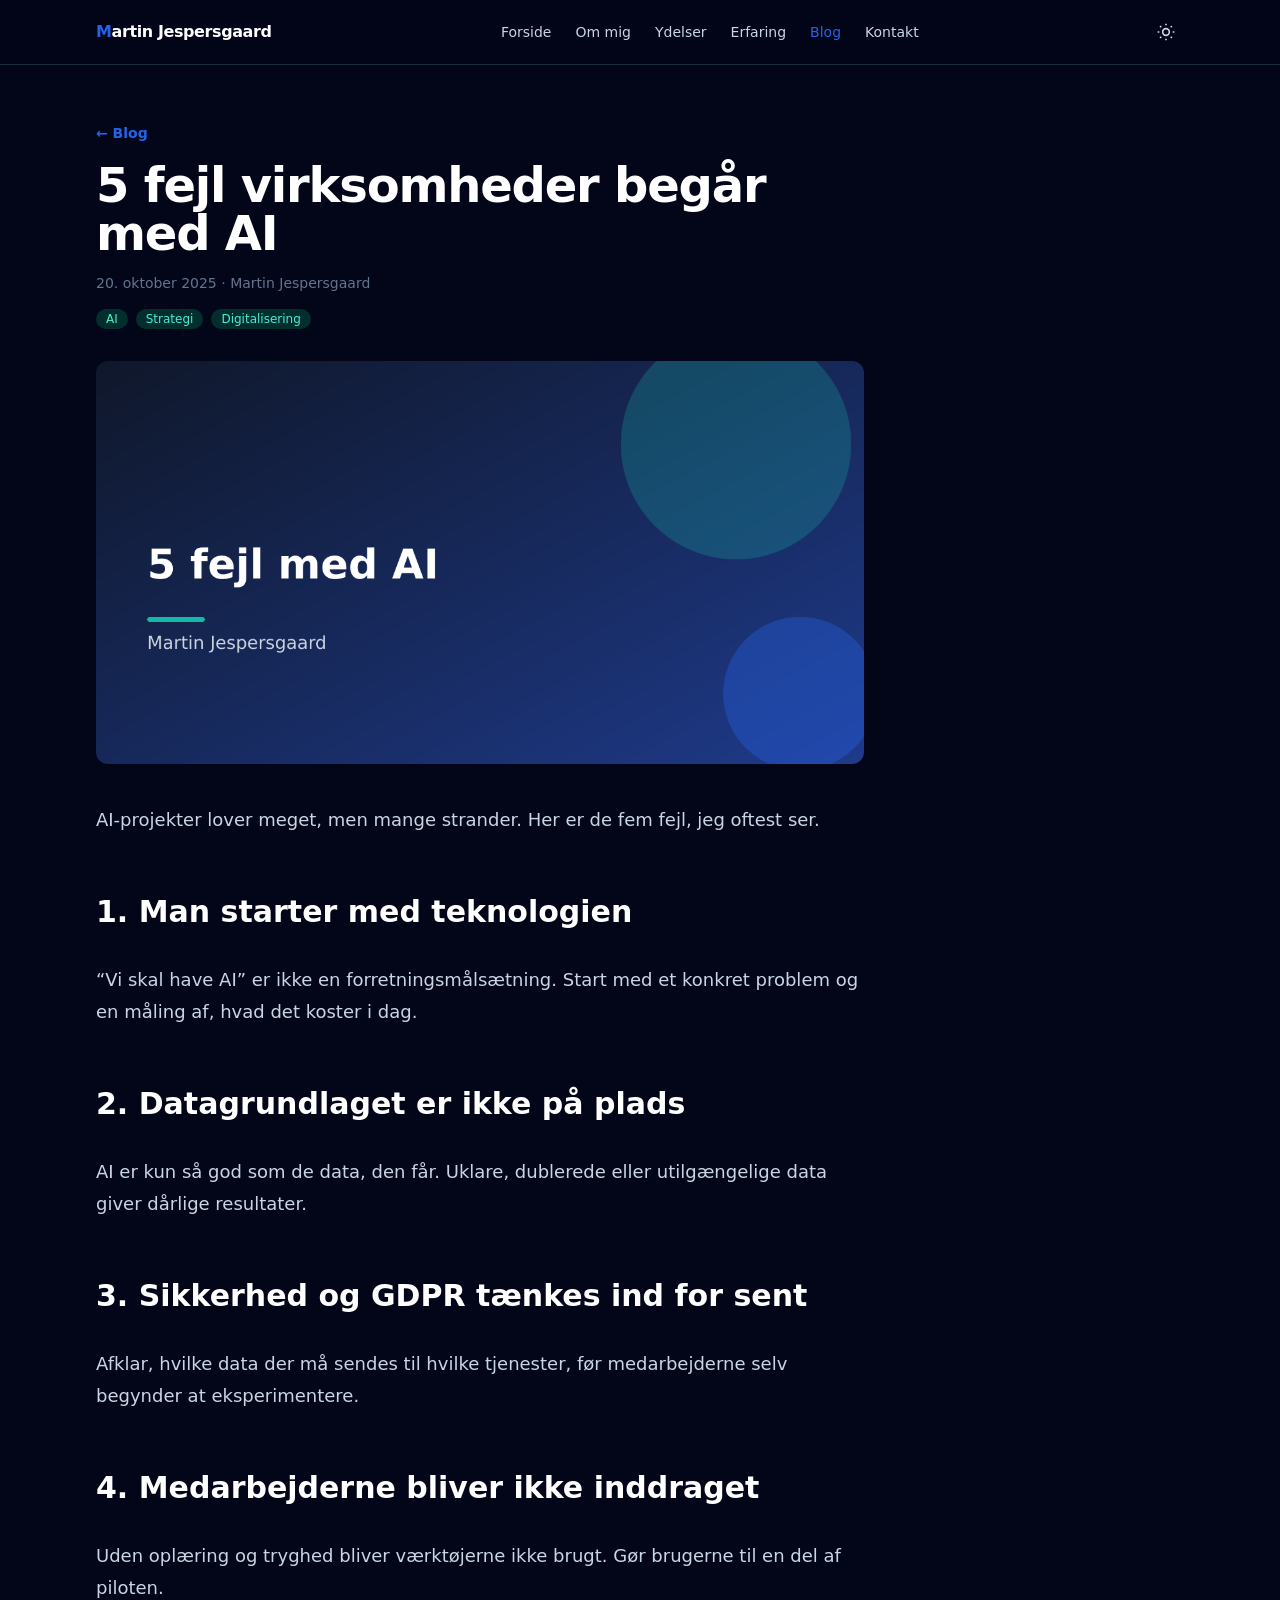
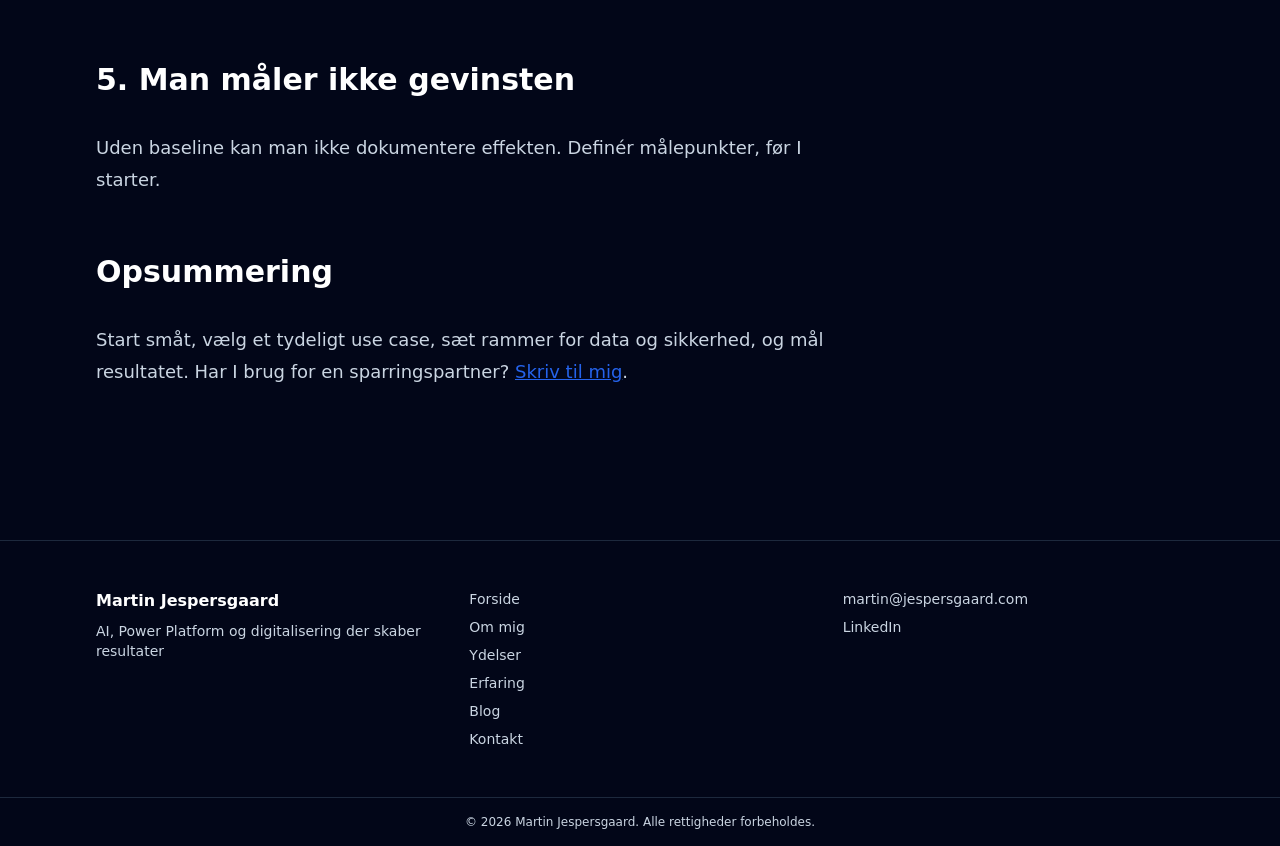
<file: blog/5-fejl-med-ai/index.html>
<!DOCTYPE html><html lang="da"><head><meta charset="utf-8"><meta name="viewport" content="width=device-width, initial-scale=1"><title>5 fejl virksomheder begår med AI | Martin Jespersgaard</title><meta name="description" content="De fem mest almindelige fejl, når virksomheder indfører AI – og hvordan du undgår dem."><meta name="robots" content="index, follow, max-image-preview:large"><meta name="theme-color" content="#2563EB"><link rel="canonical" href="https://www.jespersgaard.com/blog/5-fejl-med-ai/"><link rel="icon" type="image/svg+xml" href="/favicon.svg"><link rel="sitemap" href="/sitemap-index.xml"><meta property="og:site_name" content="Martin Jespersgaard"><meta property="og:locale" content="da_DK"><meta property="og:type" content="article"><meta property="og:title" content="5 fejl virksomheder begår med AI | Martin Jespersgaard"><meta property="og:description" content="De fem mest almindelige fejl, når virksomheder indfører AI – og hvordan du undgår dem."><meta property="og:url" content="https://www.jespersgaard.com/blog/5-fejl-med-ai/"><meta property="og:image" content="https://www.jespersgaard.com/images/blog/ai-fejl.png"><meta property="article:published_time" content="2025-10-20T00:00:00.000Z"><meta property="article:tag" content="AI"><meta property="article:tag" content="Strategi"><meta property="article:tag" content="Digitalisering"><meta name="twitter:card" content="summary_large_image"><meta name="twitter:title" content="5 fejl virksomheder begår med AI | Martin Jespersgaard"><meta name="twitter:description" content="De fem mest almindelige fejl, når virksomheder indfører AI – og hvordan du undgår dem."><meta name="twitter:image" content="https://www.jespersgaard.com/images/blog/ai-fejl.png"><script type="application/ld+json">{"@context":"https://schema.org","@type":"BreadcrumbList","itemListElement":[{"@type":"ListItem","position":1,"name":"Forside","item":"https://www.jespersgaard.com/"},{"@type":"ListItem","position":2,"name":"Blog","item":"https://www.jespersgaard.com/blog/"},{"@type":"ListItem","position":3,"name":"5 fejl virksomheder begår med AI","item":"https://www.jespersgaard.com/blog/5-fejl-med-ai/"}]}</script><script type="application/ld+json">{"@context":"https://schema.org","@type":"BlogPosting","mainEntityOfPage":{"@type":"WebPage","@id":"https://www.jespersgaard.com/blog/5-fejl-med-ai/"},"headline":"5 fejl virksomheder begår med AI","description":"De fem mest almindelige fejl, når virksomheder indfører AI – og hvordan du undgår dem.","image":"https://www.jespersgaard.com/images/blog/ai-fejl.png","datePublished":"2025-10-20T00:00:00.000Z","dateModified":"2025-10-20T00:00:00.000Z","inLanguage":"da-DK","keywords":"AI, Strategi, Digitalisering","author":{"@type":"Person","name":"Martin Jespersgaard","url":"https://www.jespersgaard.com/"},"publisher":{"@type":"Person","name":"Martin Jespersgaard","url":"https://www.jespersgaard.com/"}}</script><script>
      const dark = localStorage.getItem('theme') !== 'light';
      document.documentElement.classList.toggle('dark', dark);
    </script><link rel="stylesheet" href="/_astro/BaseLayout.D5iGflwD.css"></head><body class="flex min-h-screen flex-col"><a href="#main" class="sr-only focus:not-sr-only focus:absolute focus:left-4 focus:top-4 focus:rounded focus:bg-primary focus:px-3 focus:py-2 focus:text-white">Gå til indhold</a><header class="sticky top-0 z-40 border-b border-slate-200 bg-white/90 backdrop-blur dark:border-slate-800 dark:bg-slate-950/90"><div class="container-x flex h-16 items-center justify-between"><a href="/" class="font-semibold tracking-tight text-secondary dark:text-white"><span class="text-primary">M</span>artin Jespersgaard</a><nav aria-label="Hovednavigation" class="hidden items-center gap-6 md:flex"><a href="/" class="text-sm font-medium hover:text-primary text-slate-600 dark:text-slate-300">Forside</a><a href="/om-mig/" class="text-sm font-medium hover:text-primary text-slate-600 dark:text-slate-300">Om mig</a><a href="/ydelser/" class="text-sm font-medium hover:text-primary text-slate-600 dark:text-slate-300">Ydelser</a><a href="/erfaring/" class="text-sm font-medium hover:text-primary text-slate-600 dark:text-slate-300">Erfaring</a><a href="/blog/" aria-current="page" class="text-sm font-medium hover:text-primary text-primary">Blog</a><a href="/kontakt/" class="text-sm font-medium hover:text-primary text-slate-600 dark:text-slate-300">Kontakt</a></nav><div class="flex items-center gap-2"><button id="theme-toggle" type="button" aria-label="Skift mellem lyst og mørkt tema" class="rounded-md p-2 text-slate-600 hover:bg-slate-100 dark:text-slate-300 dark:hover:bg-slate-800"><svg class="hidden size-5 dark:block" viewBox="0 0 24 24" fill="none" stroke="currentColor" stroke-width="2" aria-hidden="true"><circle cx="12" cy="12" r="4"></circle><path d="M12 2v2m0 16v2M4.9 4.9l1.4 1.4m11.4 11.4 1.4 1.4M2 12h2m16 0h2M4.9 19.1l1.4-1.4M17.7 6.3l1.4-1.4"></path></svg><svg class="size-5 dark:hidden" viewBox="0 0 24 24" fill="none" stroke="currentColor" stroke-width="2" aria-hidden="true"><path d="M21 12.8A9 9 0 1 1 11.2 3a7 7 0 0 0 9.8 9.8z"></path></svg></button><button id="menu-toggle" type="button" aria-label="Åbn menu" aria-expanded="false" aria-controls="mobile-menu" class="rounded-md p-2 text-slate-600 hover:bg-slate-100 md:hidden dark:text-slate-300 dark:hover:bg-slate-800"><svg class="size-5" viewBox="0 0 24 24" fill="none" stroke="currentColor" stroke-width="2" aria-hidden="true"><path d="M4 6h16M4 12h16M4 18h16"></path></svg></button></div></div><nav id="mobile-menu" aria-label="Mobilnavigation" hidden class="border-t border-slate-200 md:hidden dark:border-slate-800"><div class="container-x flex flex-col py-2"><a href="/" class="py-2 text-sm font-medium">Forside</a><a href="/om-mig/" class="py-2 text-sm font-medium">Om mig</a><a href="/ydelser/" class="py-2 text-sm font-medium">Ydelser</a><a href="/erfaring/" class="py-2 text-sm font-medium">Erfaring</a><a href="/blog/" class="py-2 text-sm font-medium">Blog</a><a href="/kontakt/" class="py-2 text-sm font-medium">Kontakt</a></div></nav></header><script type="module">document.getElementById(`theme-toggle`)?.addEventListener(`click`,()=>{let e=document.documentElement.classList.toggle(`dark`);localStorage.setItem(`theme`,e?`dark`:`light`)});var e=document.getElementById(`menu-toggle`),t=document.getElementById(`mobile-menu`);e?.addEventListener(`click`,()=>{let n=t.hasAttribute(`hidden`);t.toggleAttribute(`hidden`,!n),e.setAttribute(`aria-expanded`,String(n))});</script><!-- {SITE.name} --><main id="main" class="flex-1"><article class="container-x py-14"><header class="max-w-3xl"><a href="/blog/" class="text-sm font-semibold text-primary">← Blog</a><h1 class="mt-4 text-3xl font-bold tracking-tight sm:text-5xl">5 fejl virksomheder begår med AI</h1><p class="mt-4 text-sm text-slate-500"><time datetime="2025-10-20T00:00:00.000Z">20. oktober 2025</time> · Martin Jespersgaard</p><div class="mt-4 flex flex-wrap gap-2"><span class="tag">AI</span><span class="tag">Strategi</span><span class="tag">Digitalisering</span></div></header><img src="/images/blog/ai-fejl.png" alt="Illustration af fem faldgruber ved AI-projekter" width="1200" height="630" fetchpriority="high" decoding="async" class="mt-8 aspect-[1200/630] w-full max-w-3xl rounded-xl object-cover"><div class="prose prose-lg prose-slate mt-10 max-w-3xl dark:prose-invert prose-img:rounded-xl"><p>AI-projekter lover meget, men mange strander. Her er de fem fejl, jeg oftest ser.</p>
<h2 id="1-man-starter-med-teknologien">1. Man starter med teknologien</h2>
<p>“Vi skal have AI” er ikke en forretningsmålsætning. Start med et konkret problem og en måling af, hvad det koster i dag.</p>
<h2 id="2-datagrundlaget-er-ikke-på-plads">2. Datagrundlaget er ikke på plads</h2>
<p>AI er kun så god som de data, den får. Uklare, dublerede eller utilgængelige data giver dårlige resultater.</p>
<h2 id="3-sikkerhed-og-gdpr-tænkes-ind-for-sent">3. Sikkerhed og GDPR tænkes ind for sent</h2>
<p>Afklar, hvilke data der må sendes til hvilke tjenester, før medarbejderne selv begynder at eksperimentere.</p>
<h2 id="4-medarbejderne-bliver-ikke-inddraget">4. Medarbejderne bliver ikke inddraget</h2>
<p>Uden oplæring og tryghed bliver værktøjerne ikke brugt. Gør brugerne til en del af piloten.</p>
<h2 id="5-man-måler-ikke-gevinsten">5. Man måler ikke gevinsten</h2>
<p>Uden baseline kan man ikke dokumentere effekten. Definér målepunkter, før I starter.</p>
<h2 id="opsummering">Opsummering</h2>
<p>Start småt, vælg et tydeligt use case, sæt rammer for data og sikkerhed, og mål resultatet. Har I brug for en sparringspartner? <a href="/kontakt/">Skriv til mig</a>.</p>
</div></article></main><footer class="mt-24 border-t border-slate-200 dark:border-slate-800"><div class="container-x grid gap-8 py-12 md:grid-cols-3"><div><p class="font-semibold text-secondary dark:text-white">Martin Jespersgaard</p><p class="mt-2 text-sm">AI, Power Platform og digitalisering der skaber resultater</p></div><nav aria-label="Footernavigation"><ul class="space-y-2 text-sm"><li><a href="/" class="hover:text-primary">Forside</a></li><li><a href="/om-mig/" class="hover:text-primary">Om mig</a></li><li><a href="/ydelser/" class="hover:text-primary">Ydelser</a></li><li><a href="/erfaring/" class="hover:text-primary">Erfaring</a></li><li><a href="/blog/" class="hover:text-primary">Blog</a></li><li><a href="/kontakt/" class="hover:text-primary">Kontakt</a></li></ul></nav><div class="text-sm"><p><a href="mailto:martin@jespersgaard.com" class="hover:text-primary">martin@jespersgaard.com</a></p><p class="mt-2"><a href="https://www.linkedin.com/in/jespersgaard/" rel="me noopener" class="hover:text-primary">LinkedIn</a></p></div></div><div class="border-t border-slate-200 py-4 text-center text-xs dark:border-slate-800">© 2026 Martin Jespersgaard. Alle rettigheder forbeholdes.</div></footer></body></html>
</file>
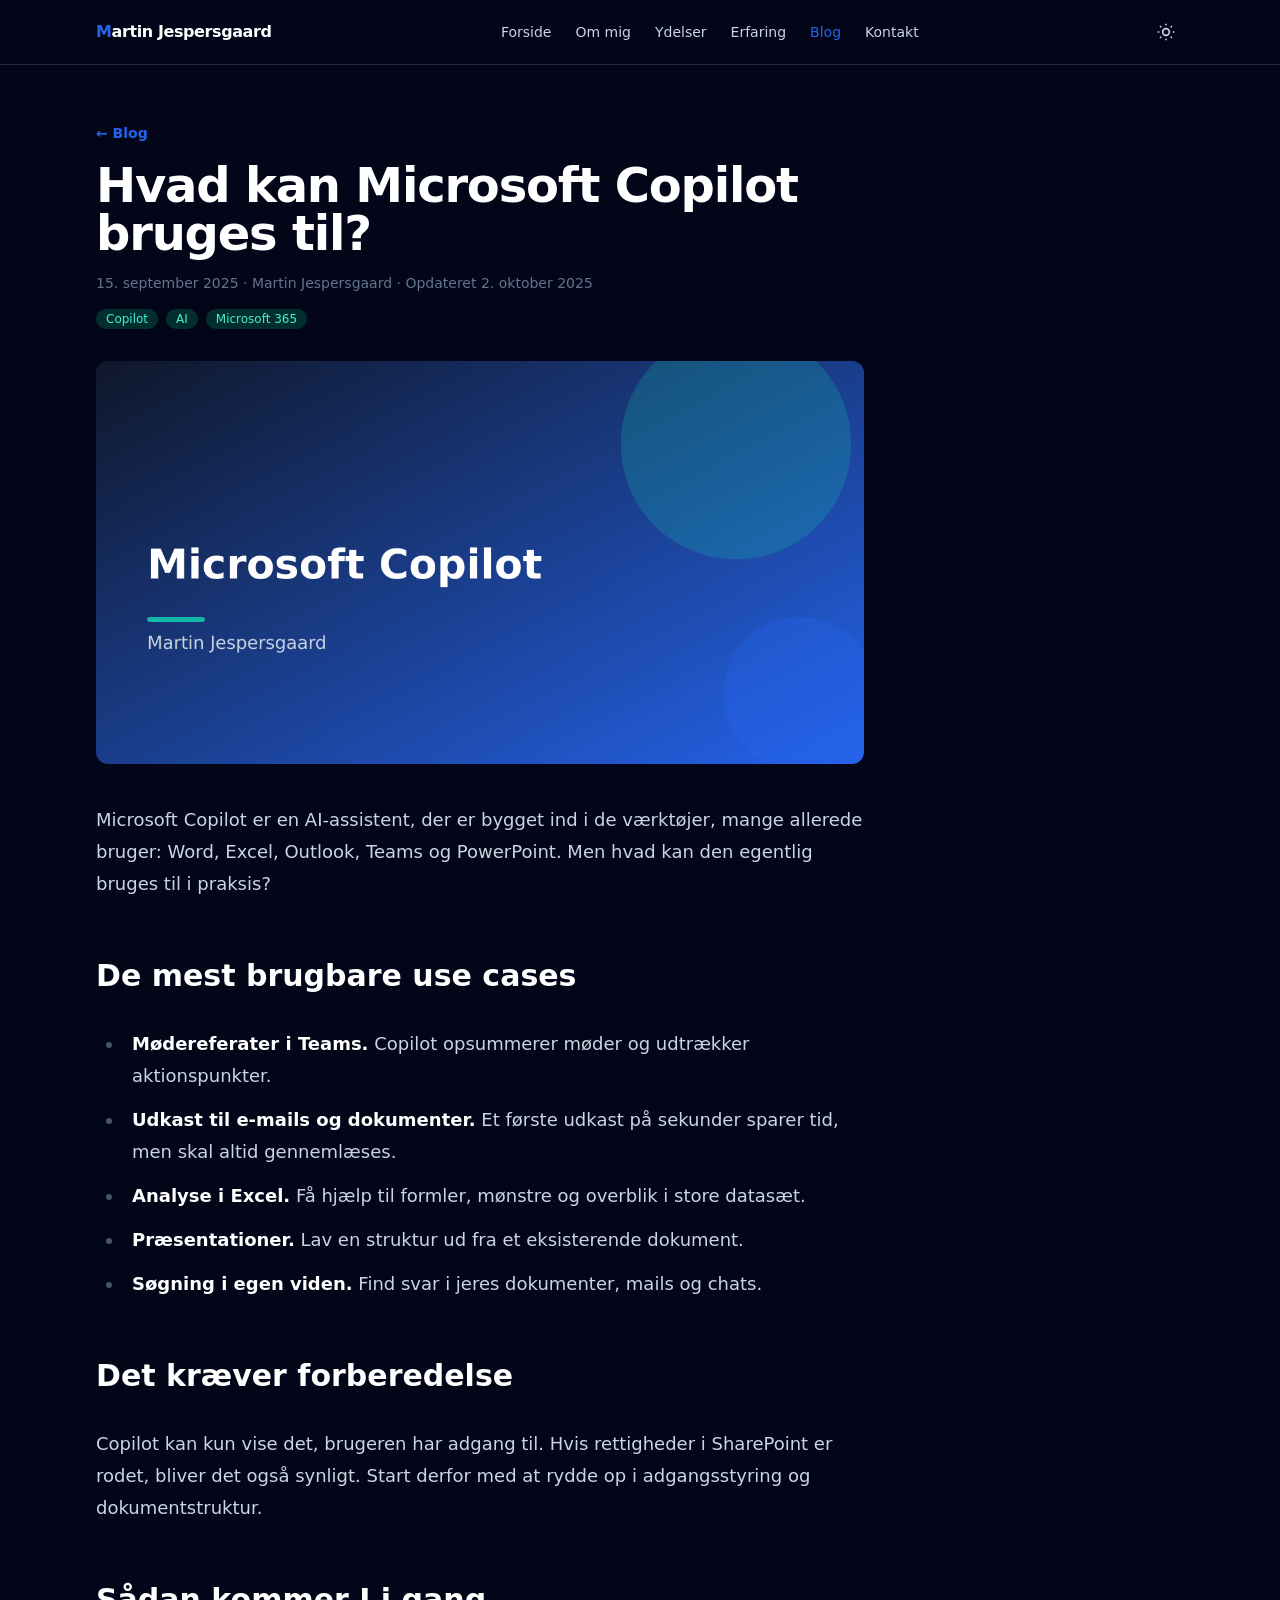
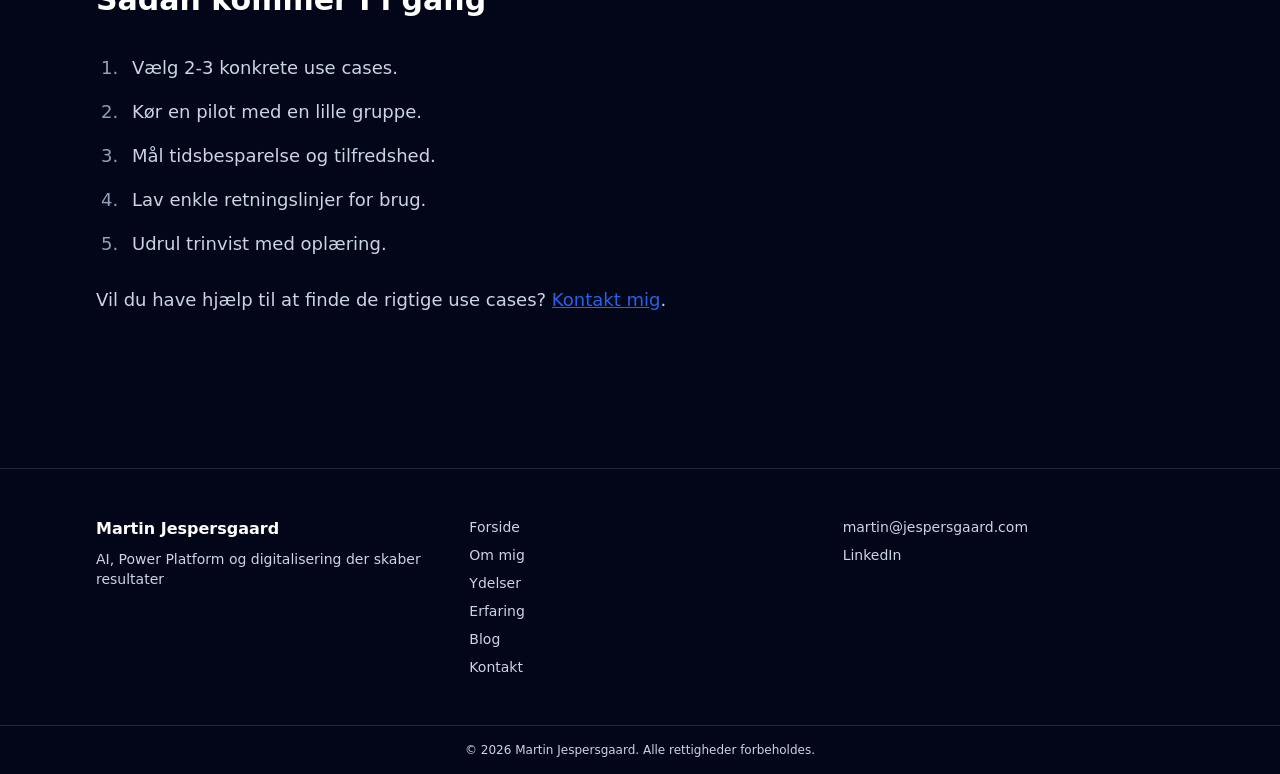
<file: blog/hvad-er-copilot/index.html>
<!DOCTYPE html><html lang="da"><head><meta charset="utf-8"><meta name="viewport" content="width=device-width, initial-scale=1"><title>Hvad kan Microsoft Copilot bruges til? | Martin Jespersgaard</title><meta name="description" content="Et overblik over, hvad Microsoft Copilot kan bruges til i danske virksomheder – og hvordan du kommer i gang uden at brænde krudt af."><meta name="robots" content="index, follow, max-image-preview:large"><meta name="theme-color" content="#2563EB"><link rel="canonical" href="https://www.jespersgaard.com/blog/hvad-er-copilot/"><link rel="icon" type="image/svg+xml" href="/favicon.svg"><link rel="sitemap" href="/sitemap-index.xml"><meta property="og:site_name" content="Martin Jespersgaard"><meta property="og:locale" content="da_DK"><meta property="og:type" content="article"><meta property="og:title" content="Hvad kan Microsoft Copilot bruges til? | Martin Jespersgaard"><meta property="og:description" content="Et overblik over, hvad Microsoft Copilot kan bruges til i danske virksomheder – og hvordan du kommer i gang uden at brænde krudt af."><meta property="og:url" content="https://www.jespersgaard.com/blog/hvad-er-copilot/"><meta property="og:image" content="https://www.jespersgaard.com/images/blog/hvad-er-copilot.png"><meta property="article:published_time" content="2025-09-15T00:00:00.000Z"><meta property="article:modified_time" content="2025-10-02T00:00:00.000Z"><meta property="article:tag" content="Copilot"><meta property="article:tag" content="AI"><meta property="article:tag" content="Microsoft 365"><meta name="twitter:card" content="summary_large_image"><meta name="twitter:title" content="Hvad kan Microsoft Copilot bruges til? | Martin Jespersgaard"><meta name="twitter:description" content="Et overblik over, hvad Microsoft Copilot kan bruges til i danske virksomheder – og hvordan du kommer i gang uden at brænde krudt af."><meta name="twitter:image" content="https://www.jespersgaard.com/images/blog/hvad-er-copilot.png"><script type="application/ld+json">{"@context":"https://schema.org","@type":"BreadcrumbList","itemListElement":[{"@type":"ListItem","position":1,"name":"Forside","item":"https://www.jespersgaard.com/"},{"@type":"ListItem","position":2,"name":"Blog","item":"https://www.jespersgaard.com/blog/"},{"@type":"ListItem","position":3,"name":"Hvad kan Microsoft Copilot bruges til?","item":"https://www.jespersgaard.com/blog/hvad-er-copilot/"}]}</script><script type="application/ld+json">{"@context":"https://schema.org","@type":"BlogPosting","mainEntityOfPage":{"@type":"WebPage","@id":"https://www.jespersgaard.com/blog/hvad-er-copilot/"},"headline":"Hvad kan Microsoft Copilot bruges til?","description":"Et overblik over, hvad Microsoft Copilot kan bruges til i danske virksomheder – og hvordan du kommer i gang uden at brænde krudt af.","image":"https://www.jespersgaard.com/images/blog/hvad-er-copilot.png","datePublished":"2025-09-15T00:00:00.000Z","dateModified":"2025-10-02T00:00:00.000Z","inLanguage":"da-DK","keywords":"Copilot, AI, Microsoft 365","author":{"@type":"Person","name":"Martin Jespersgaard","url":"https://www.jespersgaard.com/"},"publisher":{"@type":"Person","name":"Martin Jespersgaard","url":"https://www.jespersgaard.com/"}}</script><script>
      const dark = localStorage.getItem('theme') !== 'light';
      document.documentElement.classList.toggle('dark', dark);
    </script><link rel="stylesheet" href="/_astro/BaseLayout.D5iGflwD.css"></head><body class="flex min-h-screen flex-col"><a href="#main" class="sr-only focus:not-sr-only focus:absolute focus:left-4 focus:top-4 focus:rounded focus:bg-primary focus:px-3 focus:py-2 focus:text-white">Gå til indhold</a><header class="sticky top-0 z-40 border-b border-slate-200 bg-white/90 backdrop-blur dark:border-slate-800 dark:bg-slate-950/90"><div class="container-x flex h-16 items-center justify-between"><a href="/" class="font-semibold tracking-tight text-secondary dark:text-white"><span class="text-primary">M</span>artin Jespersgaard</a><nav aria-label="Hovednavigation" class="hidden items-center gap-6 md:flex"><a href="/" class="text-sm font-medium hover:text-primary text-slate-600 dark:text-slate-300">Forside</a><a href="/om-mig/" class="text-sm font-medium hover:text-primary text-slate-600 dark:text-slate-300">Om mig</a><a href="/ydelser/" class="text-sm font-medium hover:text-primary text-slate-600 dark:text-slate-300">Ydelser</a><a href="/erfaring/" class="text-sm font-medium hover:text-primary text-slate-600 dark:text-slate-300">Erfaring</a><a href="/blog/" aria-current="page" class="text-sm font-medium hover:text-primary text-primary">Blog</a><a href="/kontakt/" class="text-sm font-medium hover:text-primary text-slate-600 dark:text-slate-300">Kontakt</a></nav><div class="flex items-center gap-2"><button id="theme-toggle" type="button" aria-label="Skift mellem lyst og mørkt tema" class="rounded-md p-2 text-slate-600 hover:bg-slate-100 dark:text-slate-300 dark:hover:bg-slate-800"><svg class="hidden size-5 dark:block" viewBox="0 0 24 24" fill="none" stroke="currentColor" stroke-width="2" aria-hidden="true"><circle cx="12" cy="12" r="4"></circle><path d="M12 2v2m0 16v2M4.9 4.9l1.4 1.4m11.4 11.4 1.4 1.4M2 12h2m16 0h2M4.9 19.1l1.4-1.4M17.7 6.3l1.4-1.4"></path></svg><svg class="size-5 dark:hidden" viewBox="0 0 24 24" fill="none" stroke="currentColor" stroke-width="2" aria-hidden="true"><path d="M21 12.8A9 9 0 1 1 11.2 3a7 7 0 0 0 9.8 9.8z"></path></svg></button><button id="menu-toggle" type="button" aria-label="Åbn menu" aria-expanded="false" aria-controls="mobile-menu" class="rounded-md p-2 text-slate-600 hover:bg-slate-100 md:hidden dark:text-slate-300 dark:hover:bg-slate-800"><svg class="size-5" viewBox="0 0 24 24" fill="none" stroke="currentColor" stroke-width="2" aria-hidden="true"><path d="M4 6h16M4 12h16M4 18h16"></path></svg></button></div></div><nav id="mobile-menu" aria-label="Mobilnavigation" hidden class="border-t border-slate-200 md:hidden dark:border-slate-800"><div class="container-x flex flex-col py-2"><a href="/" class="py-2 text-sm font-medium">Forside</a><a href="/om-mig/" class="py-2 text-sm font-medium">Om mig</a><a href="/ydelser/" class="py-2 text-sm font-medium">Ydelser</a><a href="/erfaring/" class="py-2 text-sm font-medium">Erfaring</a><a href="/blog/" class="py-2 text-sm font-medium">Blog</a><a href="/kontakt/" class="py-2 text-sm font-medium">Kontakt</a></div></nav></header><script type="module">document.getElementById(`theme-toggle`)?.addEventListener(`click`,()=>{let e=document.documentElement.classList.toggle(`dark`);localStorage.setItem(`theme`,e?`dark`:`light`)});var e=document.getElementById(`menu-toggle`),t=document.getElementById(`mobile-menu`);e?.addEventListener(`click`,()=>{let n=t.hasAttribute(`hidden`);t.toggleAttribute(`hidden`,!n),e.setAttribute(`aria-expanded`,String(n))});</script><!-- {SITE.name} --><main id="main" class="flex-1"><article class="container-x py-14"><header class="max-w-3xl"><a href="/blog/" class="text-sm font-semibold text-primary">← Blog</a><h1 class="mt-4 text-3xl font-bold tracking-tight sm:text-5xl">Hvad kan Microsoft Copilot bruges til?</h1><p class="mt-4 text-sm text-slate-500"><time datetime="2025-09-15T00:00:00.000Z">15. september 2025</time> · Martin Jespersgaard · Opdateret <time datetime="2025-10-02T00:00:00.000Z">2. oktober 2025</time></p><div class="mt-4 flex flex-wrap gap-2"><span class="tag">Copilot</span><span class="tag">AI</span><span class="tag">Microsoft 365</span></div></header><img src="/images/blog/hvad-er-copilot.png" alt="Illustration af Microsoft Copilot i en arbejdsgang" width="1200" height="630" fetchpriority="high" decoding="async" class="mt-8 aspect-[1200/630] w-full max-w-3xl rounded-xl object-cover"><div class="prose prose-lg prose-slate mt-10 max-w-3xl dark:prose-invert prose-img:rounded-xl"><p>Microsoft Copilot er en AI-assistent, der er bygget ind i de værktøjer, mange allerede bruger: Word, Excel, Outlook, Teams og PowerPoint. Men hvad kan den egentlig bruges til i praksis?</p>
<h2 id="de-mest-brugbare-use-cases">De mest brugbare use cases</h2>
<ul>
<li><strong>Mødereferater i Teams.</strong> Copilot opsummerer møder og udtrækker aktionspunkter.</li>
<li><strong>Udkast til e-mails og dokumenter.</strong> Et første udkast på sekunder sparer tid, men skal altid gennemlæses.</li>
<li><strong>Analyse i Excel.</strong> Få hjælp til formler, mønstre og overblik i store datasæt.</li>
<li><strong>Præsentationer.</strong> Lav en struktur ud fra et eksisterende dokument.</li>
<li><strong>Søgning i egen viden.</strong> Find svar i jeres dokumenter, mails og chats.</li>
</ul>
<h2 id="det-kræver-forberedelse">Det kræver forberedelse</h2>
<p>Copilot kan kun vise det, brugeren har adgang til. Hvis rettigheder i SharePoint er rodet, bliver det også synligt. Start derfor med at rydde op i adgangsstyring og dokumentstruktur.</p>
<h2 id="sådan-kommer-i-i-gang">Sådan kommer I i gang</h2>
<ol>
<li>Vælg 2-3 konkrete use cases.</li>
<li>Kør en pilot med en lille gruppe.</li>
<li>Mål tidsbesparelse og tilfredshed.</li>
<li>Lav enkle retningslinjer for brug.</li>
<li>Udrul trinvist med oplæring.</li>
</ol>
<p>Vil du have hjælp til at finde de rigtige use cases? <a href="/kontakt/">Kontakt mig</a>.</p>
</div></article></main><footer class="mt-24 border-t border-slate-200 dark:border-slate-800"><div class="container-x grid gap-8 py-12 md:grid-cols-3"><div><p class="font-semibold text-secondary dark:text-white">Martin Jespersgaard</p><p class="mt-2 text-sm">AI, Power Platform og digitalisering der skaber resultater</p></div><nav aria-label="Footernavigation"><ul class="space-y-2 text-sm"><li><a href="/" class="hover:text-primary">Forside</a></li><li><a href="/om-mig/" class="hover:text-primary">Om mig</a></li><li><a href="/ydelser/" class="hover:text-primary">Ydelser</a></li><li><a href="/erfaring/" class="hover:text-primary">Erfaring</a></li><li><a href="/blog/" class="hover:text-primary">Blog</a></li><li><a href="/kontakt/" class="hover:text-primary">Kontakt</a></li></ul></nav><div class="text-sm"><p><a href="mailto:martin@jespersgaard.com" class="hover:text-primary">martin@jespersgaard.com</a></p><p class="mt-2"><a href="https://www.linkedin.com/in/jespersgaard/" rel="me noopener" class="hover:text-primary">LinkedIn</a></p></div></div><div class="border-t border-slate-200 py-4 text-center text-xs dark:border-slate-800">© 2026 Martin Jespersgaard. Alle rettigheder forbeholdes.</div></footer></body></html>
</file>
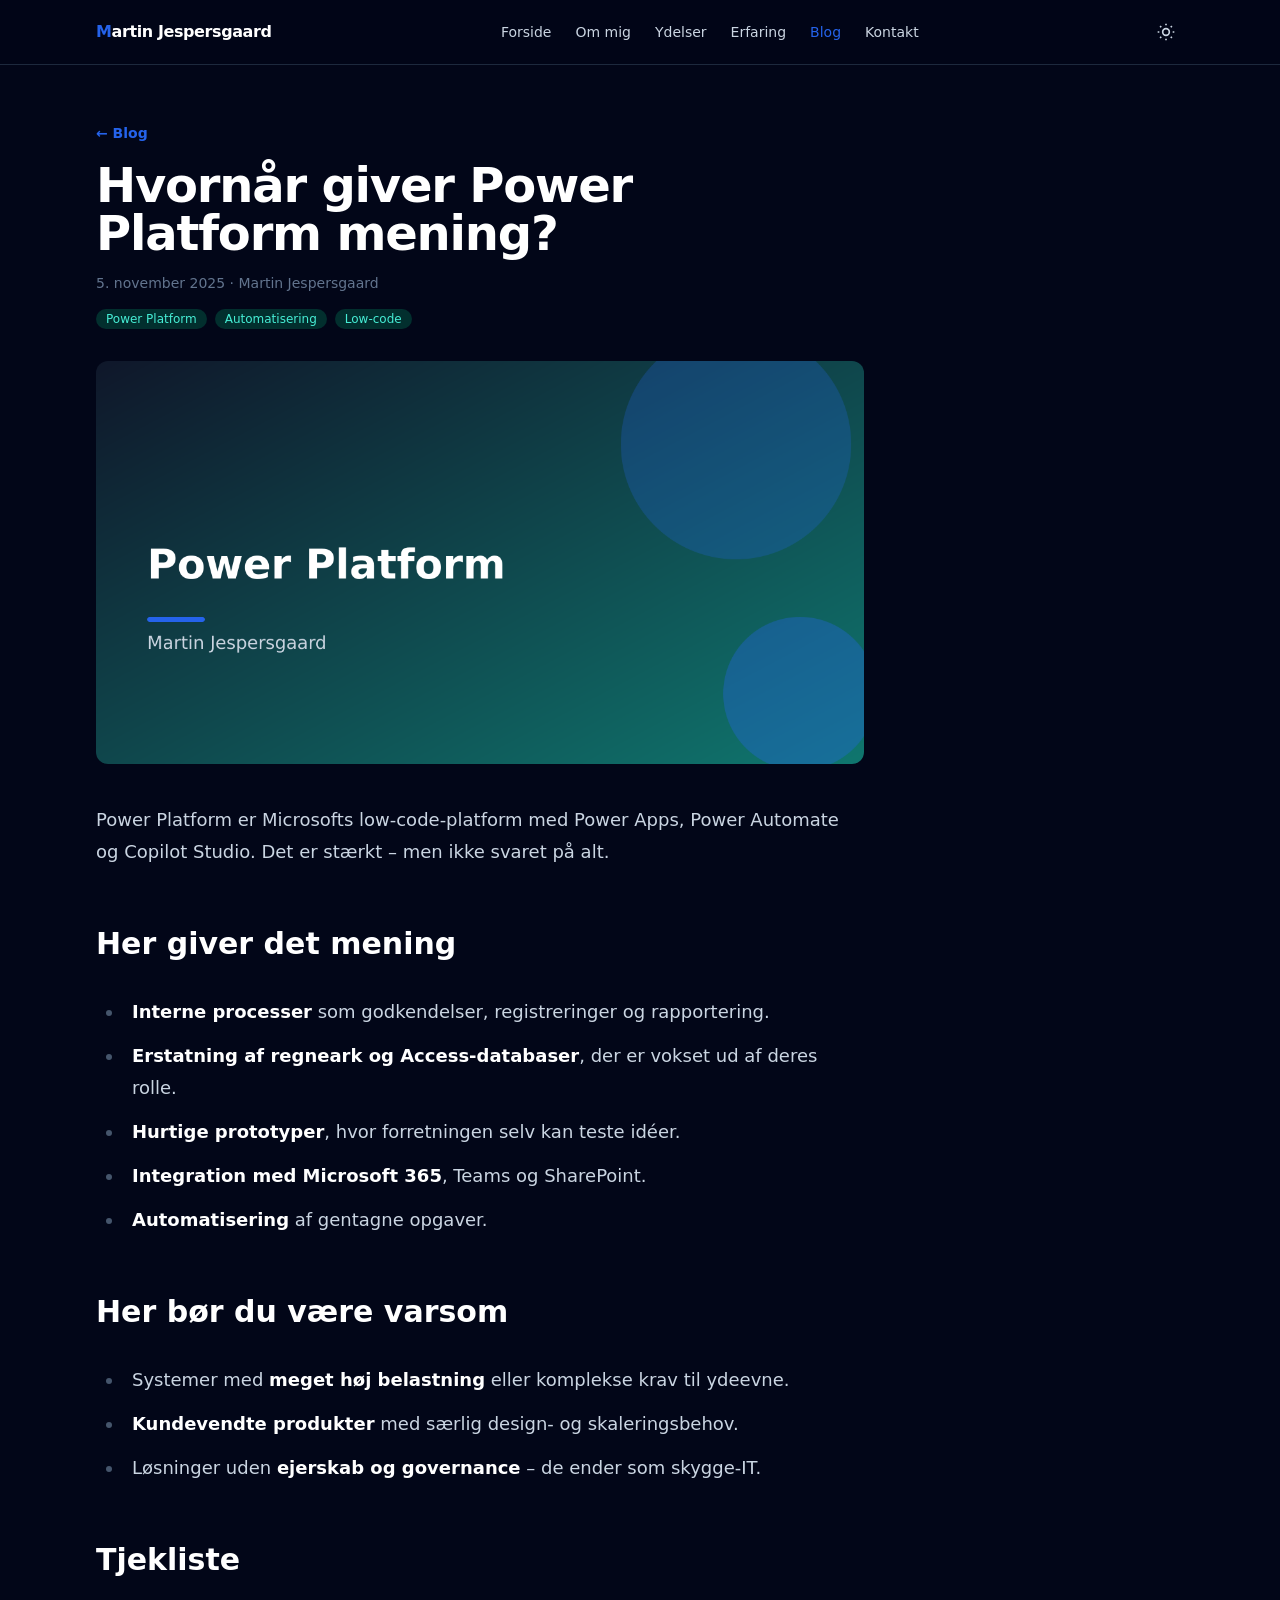
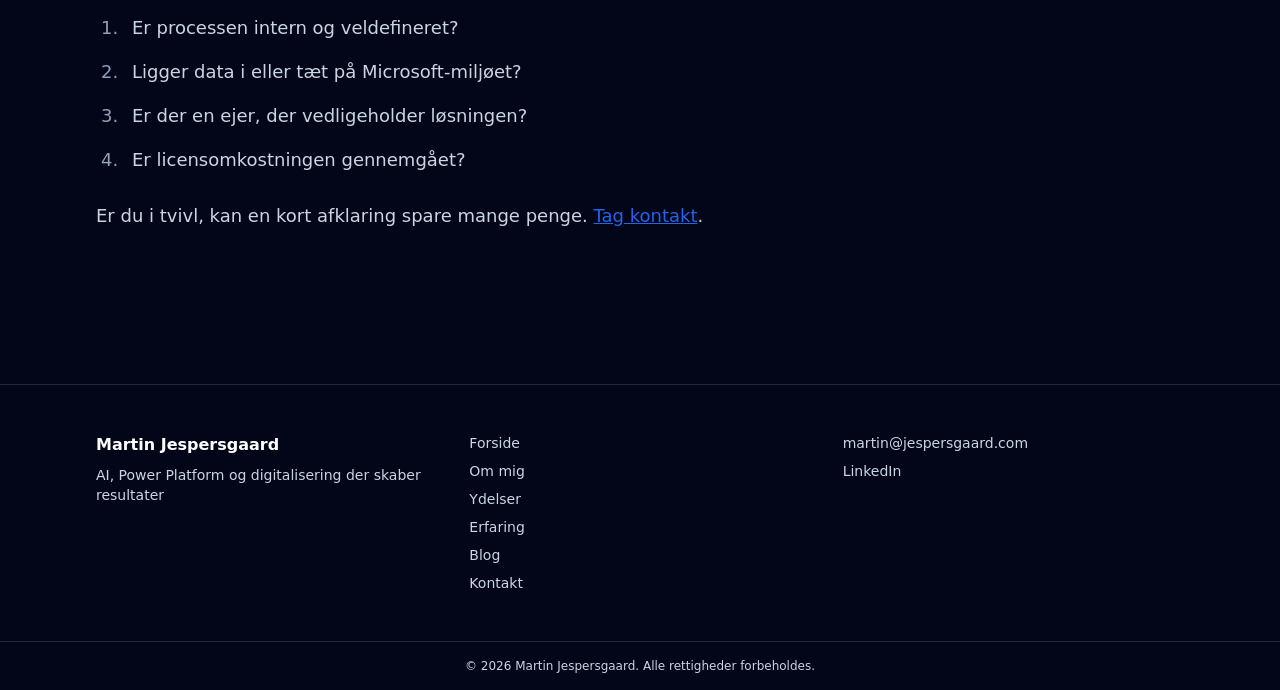
<file: blog/hvornaar-power-platform/index.html>
<!DOCTYPE html><html lang="da"><head><meta charset="utf-8"><meta name="viewport" content="width=device-width, initial-scale=1"><title>Hvornår giver Power Platform mening? | Martin Jespersgaard</title><meta name="description" content="Power Platform kan spare tid og penge, men passer ikke til alt. Her er en tommelfingerregel for, hvornår det giver mening."><meta name="robots" content="index, follow, max-image-preview:large"><meta name="theme-color" content="#2563EB"><link rel="canonical" href="https://www.jespersgaard.com/blog/hvornaar-power-platform/"><link rel="icon" type="image/svg+xml" href="/favicon.svg"><link rel="sitemap" href="/sitemap-index.xml"><meta property="og:site_name" content="Martin Jespersgaard"><meta property="og:locale" content="da_DK"><meta property="og:type" content="article"><meta property="og:title" content="Hvornår giver Power Platform mening? | Martin Jespersgaard"><meta property="og:description" content="Power Platform kan spare tid og penge, men passer ikke til alt. Her er en tommelfingerregel for, hvornår det giver mening."><meta property="og:url" content="https://www.jespersgaard.com/blog/hvornaar-power-platform/"><meta property="og:image" content="https://www.jespersgaard.com/images/blog/power-platform.png"><meta property="article:published_time" content="2025-11-05T00:00:00.000Z"><meta property="article:tag" content="Power Platform"><meta property="article:tag" content="Automatisering"><meta property="article:tag" content="Low-code"><meta name="twitter:card" content="summary_large_image"><meta name="twitter:title" content="Hvornår giver Power Platform mening? | Martin Jespersgaard"><meta name="twitter:description" content="Power Platform kan spare tid og penge, men passer ikke til alt. Her er en tommelfingerregel for, hvornår det giver mening."><meta name="twitter:image" content="https://www.jespersgaard.com/images/blog/power-platform.png"><script type="application/ld+json">{"@context":"https://schema.org","@type":"BreadcrumbList","itemListElement":[{"@type":"ListItem","position":1,"name":"Forside","item":"https://www.jespersgaard.com/"},{"@type":"ListItem","position":2,"name":"Blog","item":"https://www.jespersgaard.com/blog/"},{"@type":"ListItem","position":3,"name":"Hvornår giver Power Platform mening?","item":"https://www.jespersgaard.com/blog/hvornaar-power-platform/"}]}</script><script type="application/ld+json">{"@context":"https://schema.org","@type":"BlogPosting","mainEntityOfPage":{"@type":"WebPage","@id":"https://www.jespersgaard.com/blog/hvornaar-power-platform/"},"headline":"Hvornår giver Power Platform mening?","description":"Power Platform kan spare tid og penge, men passer ikke til alt. Her er en tommelfingerregel for, hvornår det giver mening.","image":"https://www.jespersgaard.com/images/blog/power-platform.png","datePublished":"2025-11-05T00:00:00.000Z","dateModified":"2025-11-05T00:00:00.000Z","inLanguage":"da-DK","keywords":"Power Platform, Automatisering, Low-code","author":{"@type":"Person","name":"Martin Jespersgaard","url":"https://www.jespersgaard.com/"},"publisher":{"@type":"Person","name":"Martin Jespersgaard","url":"https://www.jespersgaard.com/"}}</script><script>
      const dark = localStorage.getItem('theme') !== 'light';
      document.documentElement.classList.toggle('dark', dark);
    </script><link rel="stylesheet" href="/_astro/BaseLayout.D5iGflwD.css"></head><body class="flex min-h-screen flex-col"><a href="#main" class="sr-only focus:not-sr-only focus:absolute focus:left-4 focus:top-4 focus:rounded focus:bg-primary focus:px-3 focus:py-2 focus:text-white">Gå til indhold</a><header class="sticky top-0 z-40 border-b border-slate-200 bg-white/90 backdrop-blur dark:border-slate-800 dark:bg-slate-950/90"><div class="container-x flex h-16 items-center justify-between"><a href="/" class="font-semibold tracking-tight text-secondary dark:text-white"><span class="text-primary">M</span>artin Jespersgaard</a><nav aria-label="Hovednavigation" class="hidden items-center gap-6 md:flex"><a href="/" class="text-sm font-medium hover:text-primary text-slate-600 dark:text-slate-300">Forside</a><a href="/om-mig/" class="text-sm font-medium hover:text-primary text-slate-600 dark:text-slate-300">Om mig</a><a href="/ydelser/" class="text-sm font-medium hover:text-primary text-slate-600 dark:text-slate-300">Ydelser</a><a href="/erfaring/" class="text-sm font-medium hover:text-primary text-slate-600 dark:text-slate-300">Erfaring</a><a href="/blog/" aria-current="page" class="text-sm font-medium hover:text-primary text-primary">Blog</a><a href="/kontakt/" class="text-sm font-medium hover:text-primary text-slate-600 dark:text-slate-300">Kontakt</a></nav><div class="flex items-center gap-2"><button id="theme-toggle" type="button" aria-label="Skift mellem lyst og mørkt tema" class="rounded-md p-2 text-slate-600 hover:bg-slate-100 dark:text-slate-300 dark:hover:bg-slate-800"><svg class="hidden size-5 dark:block" viewBox="0 0 24 24" fill="none" stroke="currentColor" stroke-width="2" aria-hidden="true"><circle cx="12" cy="12" r="4"></circle><path d="M12 2v2m0 16v2M4.9 4.9l1.4 1.4m11.4 11.4 1.4 1.4M2 12h2m16 0h2M4.9 19.1l1.4-1.4M17.7 6.3l1.4-1.4"></path></svg><svg class="size-5 dark:hidden" viewBox="0 0 24 24" fill="none" stroke="currentColor" stroke-width="2" aria-hidden="true"><path d="M21 12.8A9 9 0 1 1 11.2 3a7 7 0 0 0 9.8 9.8z"></path></svg></button><button id="menu-toggle" type="button" aria-label="Åbn menu" aria-expanded="false" aria-controls="mobile-menu" class="rounded-md p-2 text-slate-600 hover:bg-slate-100 md:hidden dark:text-slate-300 dark:hover:bg-slate-800"><svg class="size-5" viewBox="0 0 24 24" fill="none" stroke="currentColor" stroke-width="2" aria-hidden="true"><path d="M4 6h16M4 12h16M4 18h16"></path></svg></button></div></div><nav id="mobile-menu" aria-label="Mobilnavigation" hidden class="border-t border-slate-200 md:hidden dark:border-slate-800"><div class="container-x flex flex-col py-2"><a href="/" class="py-2 text-sm font-medium">Forside</a><a href="/om-mig/" class="py-2 text-sm font-medium">Om mig</a><a href="/ydelser/" class="py-2 text-sm font-medium">Ydelser</a><a href="/erfaring/" class="py-2 text-sm font-medium">Erfaring</a><a href="/blog/" class="py-2 text-sm font-medium">Blog</a><a href="/kontakt/" class="py-2 text-sm font-medium">Kontakt</a></div></nav></header><script type="module">document.getElementById(`theme-toggle`)?.addEventListener(`click`,()=>{let e=document.documentElement.classList.toggle(`dark`);localStorage.setItem(`theme`,e?`dark`:`light`)});var e=document.getElementById(`menu-toggle`),t=document.getElementById(`mobile-menu`);e?.addEventListener(`click`,()=>{let n=t.hasAttribute(`hidden`);t.toggleAttribute(`hidden`,!n),e.setAttribute(`aria-expanded`,String(n))});</script><!-- {SITE.name} --><main id="main" class="flex-1"><article class="container-x py-14"><header class="max-w-3xl"><a href="/blog/" class="text-sm font-semibold text-primary">← Blog</a><h1 class="mt-4 text-3xl font-bold tracking-tight sm:text-5xl">Hvornår giver Power Platform mening?</h1><p class="mt-4 text-sm text-slate-500"><time datetime="2025-11-05T00:00:00.000Z">5. november 2025</time> · Martin Jespersgaard</p><div class="mt-4 flex flex-wrap gap-2"><span class="tag">Power Platform</span><span class="tag">Automatisering</span><span class="tag">Low-code</span></div></header><img src="/images/blog/power-platform.png" alt="Illustration af Power Platform-byggeklodser" width="1200" height="630" fetchpriority="high" decoding="async" class="mt-8 aspect-[1200/630] w-full max-w-3xl rounded-xl object-cover"><div class="prose prose-lg prose-slate mt-10 max-w-3xl dark:prose-invert prose-img:rounded-xl"><p>Power Platform er Microsofts low-code-platform med Power Apps, Power Automate og Copilot Studio. Det er stærkt – men ikke svaret på alt.</p>
<h2 id="her-giver-det-mening">Her giver det mening</h2>
<ul>
<li><strong>Interne processer</strong> som godkendelser, registreringer og rapportering.</li>
<li><strong>Erstatning af regneark og Access-databaser</strong>, der er vokset ud af deres rolle.</li>
<li><strong>Hurtige prototyper</strong>, hvor forretningen selv kan teste idéer.</li>
<li><strong>Integration med Microsoft 365</strong>, Teams og SharePoint.</li>
<li><strong>Automatisering</strong> af gentagne opgaver.</li>
</ul>
<h2 id="her-bør-du-være-varsom">Her bør du være varsom</h2>
<ul>
<li>Systemer med <strong>meget høj belastning</strong> eller komplekse krav til ydeevne.</li>
<li><strong>Kundevendte produkter</strong> med særlig design- og skaleringsbehov.</li>
<li>Løsninger uden <strong>ejerskab og governance</strong> – de ender som skygge-IT.</li>
</ul>
<h2 id="tjekliste">Tjekliste</h2>
<ol>
<li>Er processen intern og veldefineret?</li>
<li>Ligger data i eller tæt på Microsoft-miljøet?</li>
<li>Er der en ejer, der vedligeholder løsningen?</li>
<li>Er licensomkostningen gennemgået?</li>
</ol>
<p>Er du i tvivl, kan en kort afklaring spare mange penge. <a href="/kontakt/">Tag kontakt</a>.</p>
</div></article></main><footer class="mt-24 border-t border-slate-200 dark:border-slate-800"><div class="container-x grid gap-8 py-12 md:grid-cols-3"><div><p class="font-semibold text-secondary dark:text-white">Martin Jespersgaard</p><p class="mt-2 text-sm">AI, Power Platform og digitalisering der skaber resultater</p></div><nav aria-label="Footernavigation"><ul class="space-y-2 text-sm"><li><a href="/" class="hover:text-primary">Forside</a></li><li><a href="/om-mig/" class="hover:text-primary">Om mig</a></li><li><a href="/ydelser/" class="hover:text-primary">Ydelser</a></li><li><a href="/erfaring/" class="hover:text-primary">Erfaring</a></li><li><a href="/blog/" class="hover:text-primary">Blog</a></li><li><a href="/kontakt/" class="hover:text-primary">Kontakt</a></li></ul></nav><div class="text-sm"><p><a href="mailto:martin@jespersgaard.com" class="hover:text-primary">martin@jespersgaard.com</a></p><p class="mt-2"><a href="https://www.linkedin.com/in/jespersgaard/" rel="me noopener" class="hover:text-primary">LinkedIn</a></p></div></div><div class="border-t border-slate-200 py-4 text-center text-xs dark:border-slate-800">© 2026 Martin Jespersgaard. Alle rettigheder forbeholdes.</div></footer></body></html>
</file>
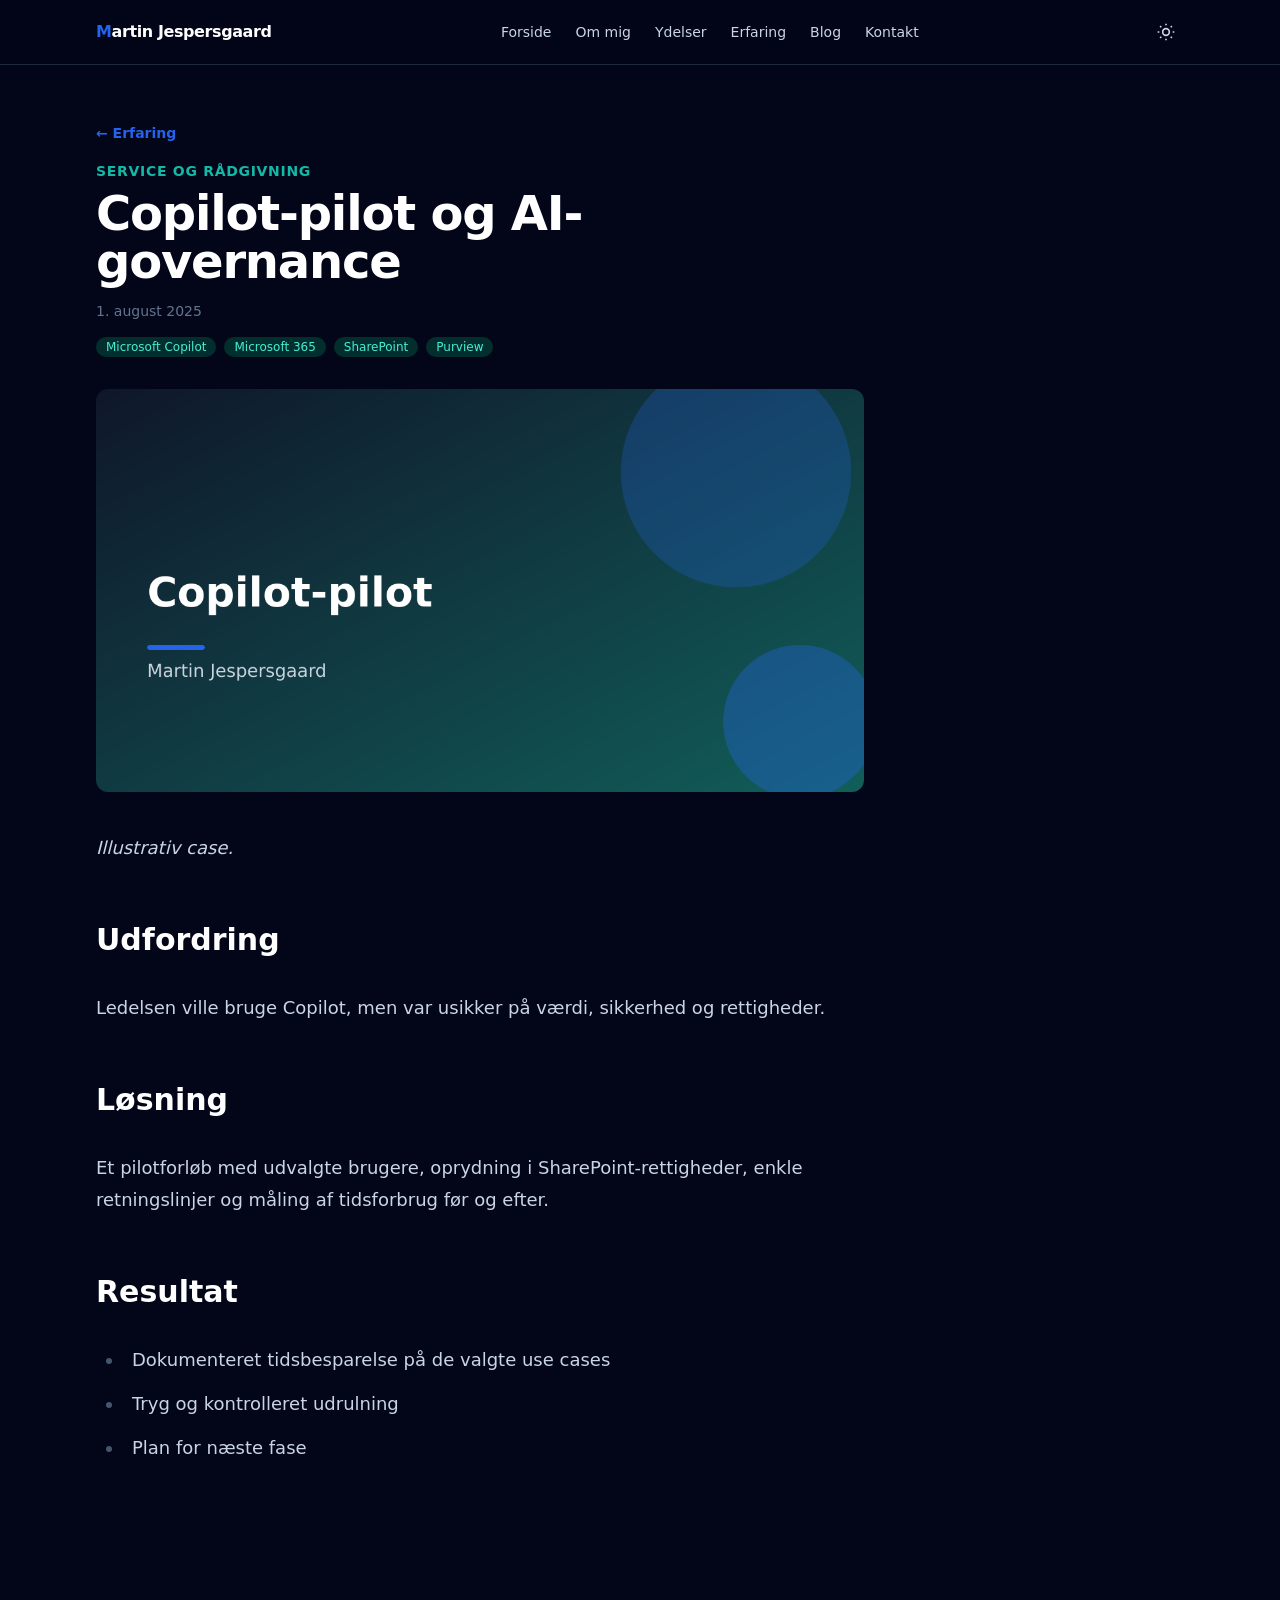
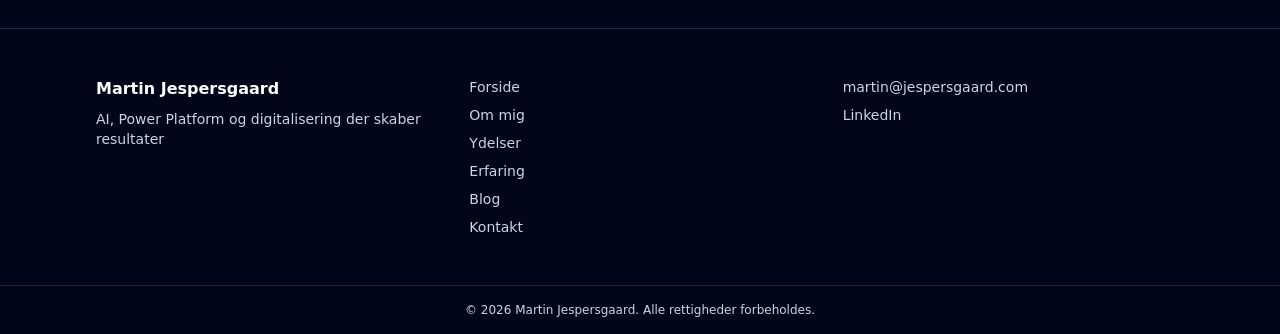
<file: cases/copilot-pilot/index.html>
<!DOCTYPE html><html lang="da"><head><meta charset="utf-8"><meta name="viewport" content="width=device-width, initial-scale=1"><title>Copilot-pilot og AI-governance | Martin Jespersgaard</title><meta name="description" content="Eksempel på et struktureret Copilot-pilotforløb med use cases, retningslinjer og måling af effekt."><meta name="robots" content="index, follow, max-image-preview:large"><meta name="theme-color" content="#2563EB"><link rel="canonical" href="https://www.jespersgaard.com/cases/copilot-pilot/"><link rel="icon" type="image/svg+xml" href="/favicon.svg"><link rel="sitemap" href="/sitemap-index.xml"><meta property="og:site_name" content="Martin Jespersgaard"><meta property="og:locale" content="da_DK"><meta property="og:type" content="article"><meta property="og:title" content="Copilot-pilot og AI-governance | Martin Jespersgaard"><meta property="og:description" content="Eksempel på et struktureret Copilot-pilotforløb med use cases, retningslinjer og måling af effekt."><meta property="og:url" content="https://www.jespersgaard.com/cases/copilot-pilot/"><meta property="og:image" content="https://www.jespersgaard.com/images/cases/copilot-pilot.png"><meta property="article:published_time" content="2025-08-01T00:00:00.000Z"><meta name="twitter:card" content="summary_large_image"><meta name="twitter:title" content="Copilot-pilot og AI-governance | Martin Jespersgaard"><meta name="twitter:description" content="Eksempel på et struktureret Copilot-pilotforløb med use cases, retningslinjer og måling af effekt."><meta name="twitter:image" content="https://www.jespersgaard.com/images/cases/copilot-pilot.png"><script type="application/ld+json">{"@context":"https://schema.org","@type":"BreadcrumbList","itemListElement":[{"@type":"ListItem","position":1,"name":"Forside","item":"https://www.jespersgaard.com/"},{"@type":"ListItem","position":2,"name":"Erfaring","item":"https://www.jespersgaard.com/erfaring/"},{"@type":"ListItem","position":3,"name":"Copilot-pilot og AI-governance","item":"https://www.jespersgaard.com/cases/copilot-pilot/"}]}</script><script type="application/ld+json">{"@context":"https://schema.org","@type":"Article","mainEntityOfPage":{"@type":"WebPage","@id":"https://www.jespersgaard.com/cases/copilot-pilot/"},"headline":"Copilot-pilot og AI-governance","description":"Eksempel på et struktureret Copilot-pilotforløb med use cases, retningslinjer og måling af effekt.","image":"https://www.jespersgaard.com/images/cases/copilot-pilot.png","datePublished":"2025-08-01T00:00:00.000Z","dateModified":"2025-08-01T00:00:00.000Z","inLanguage":"da-DK","keywords":"Microsoft Copilot, Microsoft 365, SharePoint, Purview","author":{"@type":"Person","name":"Martin Jespersgaard","url":"https://www.jespersgaard.com/"},"publisher":{"@type":"Person","name":"Martin Jespersgaard","url":"https://www.jespersgaard.com/"}}</script><script>
      const dark = localStorage.getItem('theme') !== 'light';
      document.documentElement.classList.toggle('dark', dark);
    </script><link rel="stylesheet" href="/_astro/BaseLayout.D5iGflwD.css"></head><body class="flex min-h-screen flex-col"><a href="#main" class="sr-only focus:not-sr-only focus:absolute focus:left-4 focus:top-4 focus:rounded focus:bg-primary focus:px-3 focus:py-2 focus:text-white">Gå til indhold</a><header class="sticky top-0 z-40 border-b border-slate-200 bg-white/90 backdrop-blur dark:border-slate-800 dark:bg-slate-950/90"><div class="container-x flex h-16 items-center justify-between"><a href="/" class="font-semibold tracking-tight text-secondary dark:text-white"><span class="text-primary">M</span>artin Jespersgaard</a><nav aria-label="Hovednavigation" class="hidden items-center gap-6 md:flex"><a href="/" class="text-sm font-medium hover:text-primary text-slate-600 dark:text-slate-300">Forside</a><a href="/om-mig/" class="text-sm font-medium hover:text-primary text-slate-600 dark:text-slate-300">Om mig</a><a href="/ydelser/" class="text-sm font-medium hover:text-primary text-slate-600 dark:text-slate-300">Ydelser</a><a href="/erfaring/" class="text-sm font-medium hover:text-primary text-slate-600 dark:text-slate-300">Erfaring</a><a href="/blog/" class="text-sm font-medium hover:text-primary text-slate-600 dark:text-slate-300">Blog</a><a href="/kontakt/" class="text-sm font-medium hover:text-primary text-slate-600 dark:text-slate-300">Kontakt</a></nav><div class="flex items-center gap-2"><button id="theme-toggle" type="button" aria-label="Skift mellem lyst og mørkt tema" class="rounded-md p-2 text-slate-600 hover:bg-slate-100 dark:text-slate-300 dark:hover:bg-slate-800"><svg class="hidden size-5 dark:block" viewBox="0 0 24 24" fill="none" stroke="currentColor" stroke-width="2" aria-hidden="true"><circle cx="12" cy="12" r="4"></circle><path d="M12 2v2m0 16v2M4.9 4.9l1.4 1.4m11.4 11.4 1.4 1.4M2 12h2m16 0h2M4.9 19.1l1.4-1.4M17.7 6.3l1.4-1.4"></path></svg><svg class="size-5 dark:hidden" viewBox="0 0 24 24" fill="none" stroke="currentColor" stroke-width="2" aria-hidden="true"><path d="M21 12.8A9 9 0 1 1 11.2 3a7 7 0 0 0 9.8 9.8z"></path></svg></button><button id="menu-toggle" type="button" aria-label="Åbn menu" aria-expanded="false" aria-controls="mobile-menu" class="rounded-md p-2 text-slate-600 hover:bg-slate-100 md:hidden dark:text-slate-300 dark:hover:bg-slate-800"><svg class="size-5" viewBox="0 0 24 24" fill="none" stroke="currentColor" stroke-width="2" aria-hidden="true"><path d="M4 6h16M4 12h16M4 18h16"></path></svg></button></div></div><nav id="mobile-menu" aria-label="Mobilnavigation" hidden class="border-t border-slate-200 md:hidden dark:border-slate-800"><div class="container-x flex flex-col py-2"><a href="/" class="py-2 text-sm font-medium">Forside</a><a href="/om-mig/" class="py-2 text-sm font-medium">Om mig</a><a href="/ydelser/" class="py-2 text-sm font-medium">Ydelser</a><a href="/erfaring/" class="py-2 text-sm font-medium">Erfaring</a><a href="/blog/" class="py-2 text-sm font-medium">Blog</a><a href="/kontakt/" class="py-2 text-sm font-medium">Kontakt</a></div></nav></header><script type="module">document.getElementById(`theme-toggle`)?.addEventListener(`click`,()=>{let e=document.documentElement.classList.toggle(`dark`);localStorage.setItem(`theme`,e?`dark`:`light`)});var e=document.getElementById(`menu-toggle`),t=document.getElementById(`mobile-menu`);e?.addEventListener(`click`,()=>{let n=t.hasAttribute(`hidden`);t.toggleAttribute(`hidden`,!n),e.setAttribute(`aria-expanded`,String(n))});</script><!-- {SITE.name} --><main id="main" class="flex-1"><article class="container-x py-14"><header class="max-w-3xl"><a href="/erfaring/" class="text-sm font-semibold text-primary">← Erfaring</a><p class="mt-4 text-sm font-semibold uppercase tracking-wider text-accent">Service og rådgivning</p><h1 class="mt-2 text-3xl font-bold tracking-tight sm:text-5xl">Copilot-pilot og AI-governance</h1><p class="mt-4 text-sm text-slate-500"><time datetime="2025-08-01T00:00:00.000Z">1. august 2025</time></p><div class="mt-4 flex flex-wrap gap-2"><span class="tag">Microsoft Copilot</span><span class="tag">Microsoft 365</span><span class="tag">SharePoint</span><span class="tag">Purview</span></div></header><img src="/images/cases/copilot-pilot.png" alt="Diagram over et Copilot-pilotforløb" width="1200" height="630" fetchpriority="high" decoding="async" class="mt-8 aspect-[1200/630] w-full max-w-3xl rounded-xl object-cover"><div class="prose prose-lg prose-slate mt-10 max-w-3xl dark:prose-invert"><p><em>Illustrativ case.</em></p>
<h2 id="udfordring">Udfordring</h2>
<p>Ledelsen ville bruge Copilot, men var usikker på værdi, sikkerhed og rettigheder.</p>
<h2 id="løsning">Løsning</h2>
<p>Et pilotforløb med udvalgte brugere, oprydning i SharePoint-rettigheder, enkle retningslinjer og måling af tidsforbrug før og efter.</p>
<h2 id="resultat">Resultat</h2>
<ul>
<li>Dokumenteret tidsbesparelse på de valgte use cases</li>
<li>Tryg og kontrolleret udrulning</li>
<li>Plan for næste fase</li>
</ul>
</div></article></main><footer class="mt-24 border-t border-slate-200 dark:border-slate-800"><div class="container-x grid gap-8 py-12 md:grid-cols-3"><div><p class="font-semibold text-secondary dark:text-white">Martin Jespersgaard</p><p class="mt-2 text-sm">AI, Power Platform og digitalisering der skaber resultater</p></div><nav aria-label="Footernavigation"><ul class="space-y-2 text-sm"><li><a href="/" class="hover:text-primary">Forside</a></li><li><a href="/om-mig/" class="hover:text-primary">Om mig</a></li><li><a href="/ydelser/" class="hover:text-primary">Ydelser</a></li><li><a href="/erfaring/" class="hover:text-primary">Erfaring</a></li><li><a href="/blog/" class="hover:text-primary">Blog</a></li><li><a href="/kontakt/" class="hover:text-primary">Kontakt</a></li></ul></nav><div class="text-sm"><p><a href="mailto:martin@jespersgaard.com" class="hover:text-primary">martin@jespersgaard.com</a></p><p class="mt-2"><a href="https://www.linkedin.com/in/jespersgaard/" rel="me noopener" class="hover:text-primary">LinkedIn</a></p></div></div><div class="border-t border-slate-200 py-4 text-center text-xs dark:border-slate-800">© 2026 Martin Jespersgaard. Alle rettigheder forbeholdes.</div></footer></body></html>
</file>
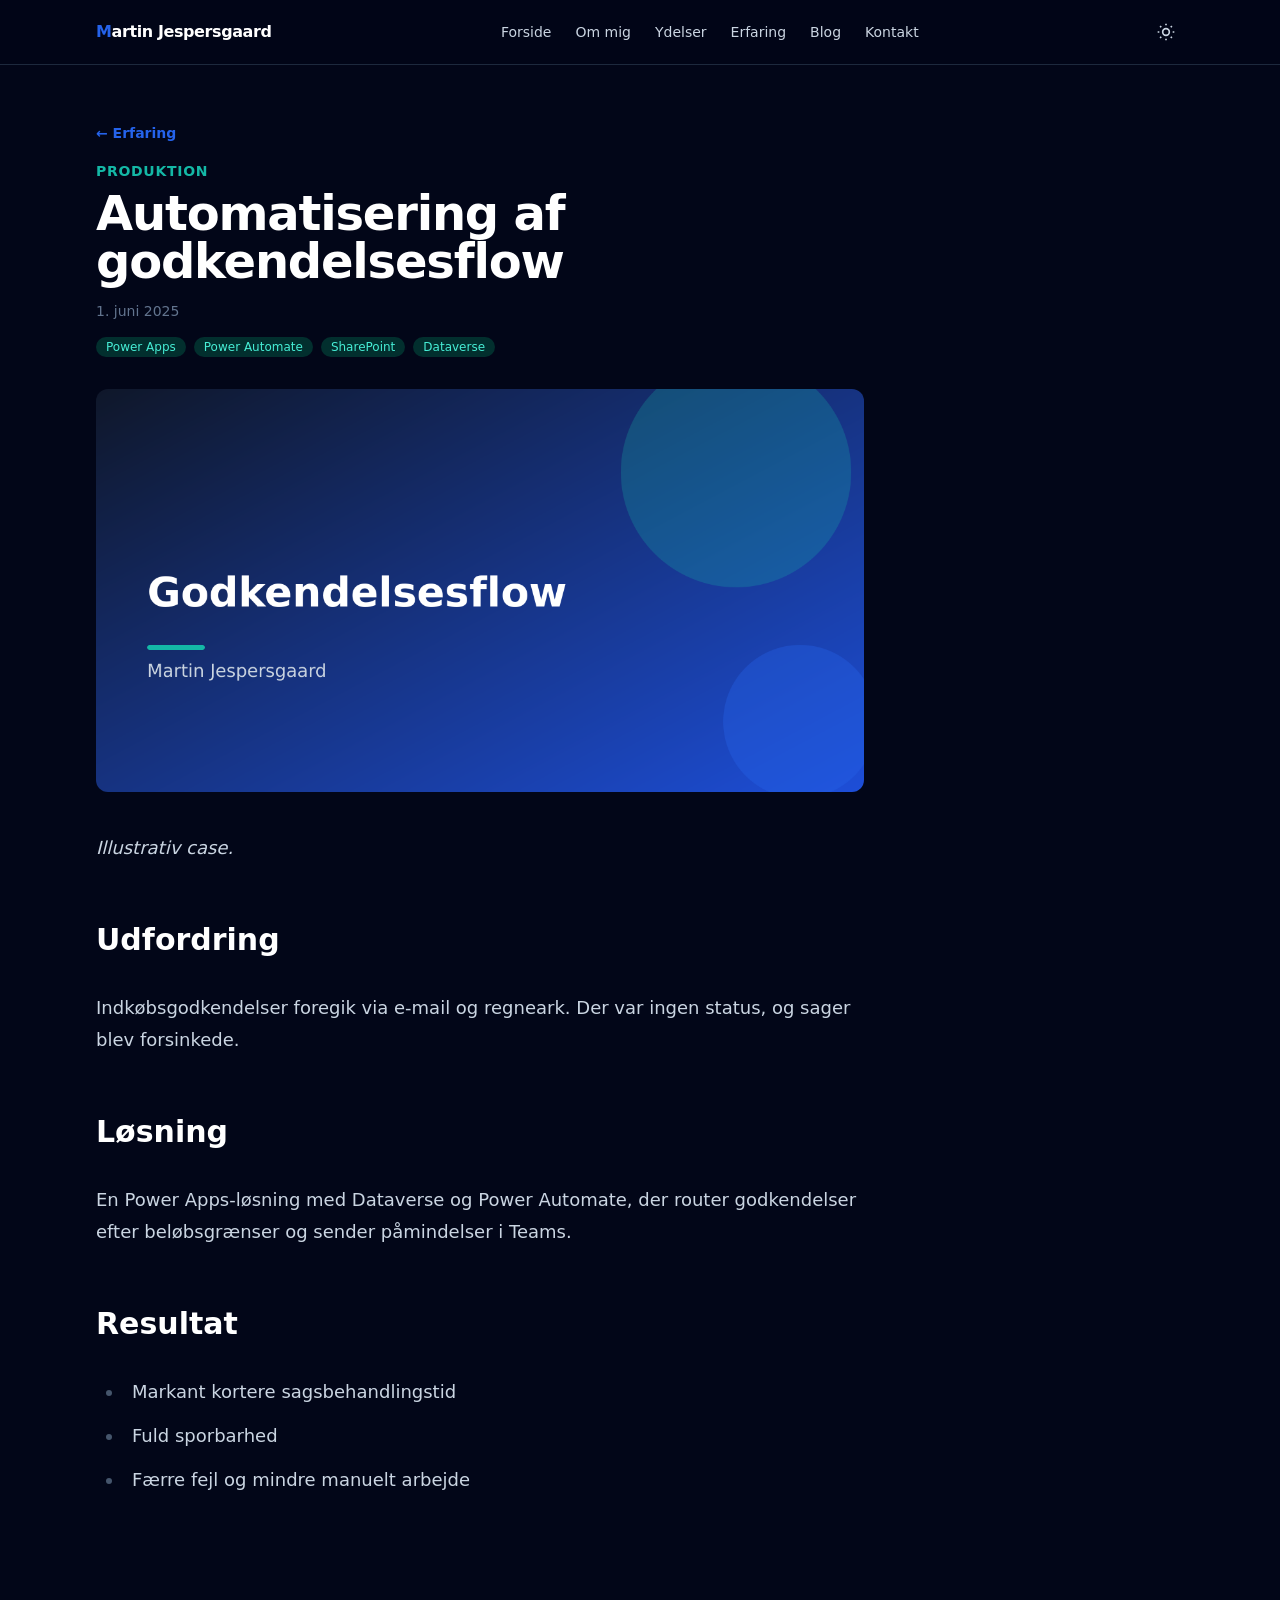
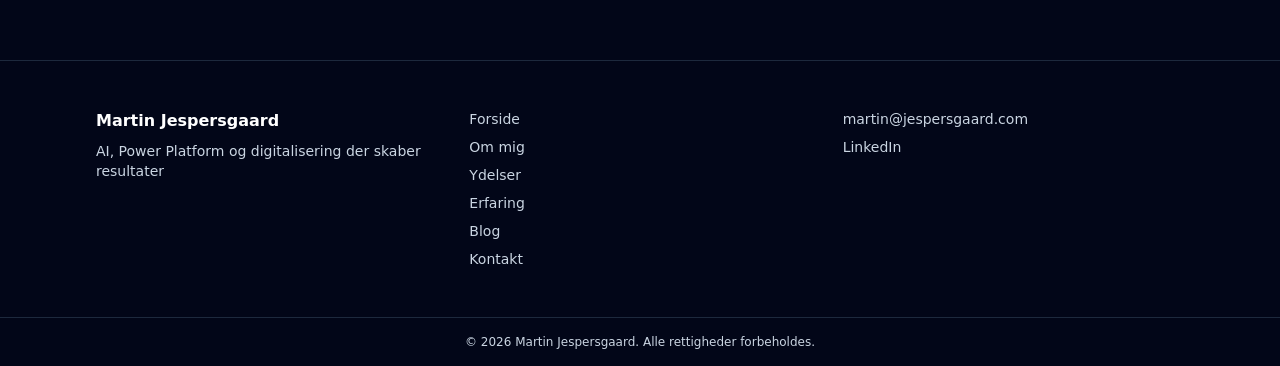
<file: cases/godkendelsesflow/index.html>
<!DOCTYPE html><html lang="da"><head><meta charset="utf-8"><meta name="viewport" content="width=device-width, initial-scale=1"><title>Automatisering af godkendelsesflow | Martin Jespersgaard</title><meta name="description" content="Eksempel på, hvordan Power Platform erstattede manuelle e-mailgodkendelser og gav overblik og hurtigere sagsbehandling."><meta name="robots" content="index, follow, max-image-preview:large"><meta name="theme-color" content="#2563EB"><link rel="canonical" href="https://www.jespersgaard.com/cases/godkendelsesflow/"><link rel="icon" type="image/svg+xml" href="/favicon.svg"><link rel="sitemap" href="/sitemap-index.xml"><meta property="og:site_name" content="Martin Jespersgaard"><meta property="og:locale" content="da_DK"><meta property="og:type" content="article"><meta property="og:title" content="Automatisering af godkendelsesflow | Martin Jespersgaard"><meta property="og:description" content="Eksempel på, hvordan Power Platform erstattede manuelle e-mailgodkendelser og gav overblik og hurtigere sagsbehandling."><meta property="og:url" content="https://www.jespersgaard.com/cases/godkendelsesflow/"><meta property="og:image" content="https://www.jespersgaard.com/images/cases/godkendelsesflow.png"><meta property="article:published_time" content="2025-06-01T00:00:00.000Z"><meta name="twitter:card" content="summary_large_image"><meta name="twitter:title" content="Automatisering af godkendelsesflow | Martin Jespersgaard"><meta name="twitter:description" content="Eksempel på, hvordan Power Platform erstattede manuelle e-mailgodkendelser og gav overblik og hurtigere sagsbehandling."><meta name="twitter:image" content="https://www.jespersgaard.com/images/cases/godkendelsesflow.png"><script type="application/ld+json">{"@context":"https://schema.org","@type":"BreadcrumbList","itemListElement":[{"@type":"ListItem","position":1,"name":"Forside","item":"https://www.jespersgaard.com/"},{"@type":"ListItem","position":2,"name":"Erfaring","item":"https://www.jespersgaard.com/erfaring/"},{"@type":"ListItem","position":3,"name":"Automatisering af godkendelsesflow","item":"https://www.jespersgaard.com/cases/godkendelsesflow/"}]}</script><script type="application/ld+json">{"@context":"https://schema.org","@type":"Article","mainEntityOfPage":{"@type":"WebPage","@id":"https://www.jespersgaard.com/cases/godkendelsesflow/"},"headline":"Automatisering af godkendelsesflow","description":"Eksempel på, hvordan Power Platform erstattede manuelle e-mailgodkendelser og gav overblik og hurtigere sagsbehandling.","image":"https://www.jespersgaard.com/images/cases/godkendelsesflow.png","datePublished":"2025-06-01T00:00:00.000Z","dateModified":"2025-06-01T00:00:00.000Z","inLanguage":"da-DK","keywords":"Power Apps, Power Automate, SharePoint, Dataverse","author":{"@type":"Person","name":"Martin Jespersgaard","url":"https://www.jespersgaard.com/"},"publisher":{"@type":"Person","name":"Martin Jespersgaard","url":"https://www.jespersgaard.com/"}}</script><script>
      const dark = localStorage.getItem('theme') !== 'light';
      document.documentElement.classList.toggle('dark', dark);
    </script><link rel="stylesheet" href="/_astro/BaseLayout.D5iGflwD.css"></head><body class="flex min-h-screen flex-col"><a href="#main" class="sr-only focus:not-sr-only focus:absolute focus:left-4 focus:top-4 focus:rounded focus:bg-primary focus:px-3 focus:py-2 focus:text-white">Gå til indhold</a><header class="sticky top-0 z-40 border-b border-slate-200 bg-white/90 backdrop-blur dark:border-slate-800 dark:bg-slate-950/90"><div class="container-x flex h-16 items-center justify-between"><a href="/" class="font-semibold tracking-tight text-secondary dark:text-white"><span class="text-primary">M</span>artin Jespersgaard</a><nav aria-label="Hovednavigation" class="hidden items-center gap-6 md:flex"><a href="/" class="text-sm font-medium hover:text-primary text-slate-600 dark:text-slate-300">Forside</a><a href="/om-mig/" class="text-sm font-medium hover:text-primary text-slate-600 dark:text-slate-300">Om mig</a><a href="/ydelser/" class="text-sm font-medium hover:text-primary text-slate-600 dark:text-slate-300">Ydelser</a><a href="/erfaring/" class="text-sm font-medium hover:text-primary text-slate-600 dark:text-slate-300">Erfaring</a><a href="/blog/" class="text-sm font-medium hover:text-primary text-slate-600 dark:text-slate-300">Blog</a><a href="/kontakt/" class="text-sm font-medium hover:text-primary text-slate-600 dark:text-slate-300">Kontakt</a></nav><div class="flex items-center gap-2"><button id="theme-toggle" type="button" aria-label="Skift mellem lyst og mørkt tema" class="rounded-md p-2 text-slate-600 hover:bg-slate-100 dark:text-slate-300 dark:hover:bg-slate-800"><svg class="hidden size-5 dark:block" viewBox="0 0 24 24" fill="none" stroke="currentColor" stroke-width="2" aria-hidden="true"><circle cx="12" cy="12" r="4"></circle><path d="M12 2v2m0 16v2M4.9 4.9l1.4 1.4m11.4 11.4 1.4 1.4M2 12h2m16 0h2M4.9 19.1l1.4-1.4M17.7 6.3l1.4-1.4"></path></svg><svg class="size-5 dark:hidden" viewBox="0 0 24 24" fill="none" stroke="currentColor" stroke-width="2" aria-hidden="true"><path d="M21 12.8A9 9 0 1 1 11.2 3a7 7 0 0 0 9.8 9.8z"></path></svg></button><button id="menu-toggle" type="button" aria-label="Åbn menu" aria-expanded="false" aria-controls="mobile-menu" class="rounded-md p-2 text-slate-600 hover:bg-slate-100 md:hidden dark:text-slate-300 dark:hover:bg-slate-800"><svg class="size-5" viewBox="0 0 24 24" fill="none" stroke="currentColor" stroke-width="2" aria-hidden="true"><path d="M4 6h16M4 12h16M4 18h16"></path></svg></button></div></div><nav id="mobile-menu" aria-label="Mobilnavigation" hidden class="border-t border-slate-200 md:hidden dark:border-slate-800"><div class="container-x flex flex-col py-2"><a href="/" class="py-2 text-sm font-medium">Forside</a><a href="/om-mig/" class="py-2 text-sm font-medium">Om mig</a><a href="/ydelser/" class="py-2 text-sm font-medium">Ydelser</a><a href="/erfaring/" class="py-2 text-sm font-medium">Erfaring</a><a href="/blog/" class="py-2 text-sm font-medium">Blog</a><a href="/kontakt/" class="py-2 text-sm font-medium">Kontakt</a></div></nav></header><script type="module">document.getElementById(`theme-toggle`)?.addEventListener(`click`,()=>{let e=document.documentElement.classList.toggle(`dark`);localStorage.setItem(`theme`,e?`dark`:`light`)});var e=document.getElementById(`menu-toggle`),t=document.getElementById(`mobile-menu`);e?.addEventListener(`click`,()=>{let n=t.hasAttribute(`hidden`);t.toggleAttribute(`hidden`,!n),e.setAttribute(`aria-expanded`,String(n))});</script><!-- {SITE.name} --><main id="main" class="flex-1"><article class="container-x py-14"><header class="max-w-3xl"><a href="/erfaring/" class="text-sm font-semibold text-primary">← Erfaring</a><p class="mt-4 text-sm font-semibold uppercase tracking-wider text-accent">Produktion</p><h1 class="mt-2 text-3xl font-bold tracking-tight sm:text-5xl">Automatisering af godkendelsesflow</h1><p class="mt-4 text-sm text-slate-500"><time datetime="2025-06-01T00:00:00.000Z">1. juni 2025</time></p><div class="mt-4 flex flex-wrap gap-2"><span class="tag">Power Apps</span><span class="tag">Power Automate</span><span class="tag">SharePoint</span><span class="tag">Dataverse</span></div></header><img src="/images/cases/godkendelsesflow.png" alt="Diagram over et automatiseret godkendelsesflow" width="1200" height="630" fetchpriority="high" decoding="async" class="mt-8 aspect-[1200/630] w-full max-w-3xl rounded-xl object-cover"><div class="prose prose-lg prose-slate mt-10 max-w-3xl dark:prose-invert"><p><em>Illustrativ case.</em></p>
<h2 id="udfordring">Udfordring</h2>
<p>Indkøbsgodkendelser foregik via e-mail og regneark. Der var ingen status, og sager blev forsinkede.</p>
<h2 id="løsning">Løsning</h2>
<p>En Power Apps-løsning med Dataverse og Power Automate, der router godkendelser efter beløbsgrænser og sender påmindelser i Teams.</p>
<h2 id="resultat">Resultat</h2>
<ul>
<li>Markant kortere sagsbehandlingstid</li>
<li>Fuld sporbarhed</li>
<li>Færre fejl og mindre manuelt arbejde</li>
</ul>
</div></article></main><footer class="mt-24 border-t border-slate-200 dark:border-slate-800"><div class="container-x grid gap-8 py-12 md:grid-cols-3"><div><p class="font-semibold text-secondary dark:text-white">Martin Jespersgaard</p><p class="mt-2 text-sm">AI, Power Platform og digitalisering der skaber resultater</p></div><nav aria-label="Footernavigation"><ul class="space-y-2 text-sm"><li><a href="/" class="hover:text-primary">Forside</a></li><li><a href="/om-mig/" class="hover:text-primary">Om mig</a></li><li><a href="/ydelser/" class="hover:text-primary">Ydelser</a></li><li><a href="/erfaring/" class="hover:text-primary">Erfaring</a></li><li><a href="/blog/" class="hover:text-primary">Blog</a></li><li><a href="/kontakt/" class="hover:text-primary">Kontakt</a></li></ul></nav><div class="text-sm"><p><a href="mailto:martin@jespersgaard.com" class="hover:text-primary">martin@jespersgaard.com</a></p><p class="mt-2"><a href="https://www.linkedin.com/in/jespersgaard/" rel="me noopener" class="hover:text-primary">LinkedIn</a></p></div></div><div class="border-t border-slate-200 py-4 text-center text-xs dark:border-slate-800">© 2026 Martin Jespersgaard. Alle rettigheder forbeholdes.</div></footer></body></html>
</file>
<file: _astro/BaseLayout.D5iGflwD.css>
/*! tailwindcss v4.3.5 | MIT License | https://tailwindcss.com */
@layer properties{@supports (((-webkit-hyphens:none)) and (not (margin-trim:block))) or ((-moz-orient:inline) and (not (color:rgb(from red r g b)))){*,:before,:after,::backdrop{--tw-space-y-reverse:0;--tw-border-style:solid;--tw-gradient-position:initial;--tw-gradient-from:#0000;--tw-gradient-via:#0000;--tw-gradient-to:#0000;--tw-gradient-stops:initial;--tw-gradient-via-stops:initial;--tw-gradient-from-position:0%;--tw-gradient-via-position:50%;--tw-gradient-to-position:100%;--tw-leading:initial;--tw-font-weight:initial;--tw-tracking:initial;--tw-shadow:0 0 #0000;--tw-shadow-color:initial;--tw-shadow-alpha:100%;--tw-inset-shadow:0 0 #0000;--tw-inset-shadow-color:initial;--tw-inset-shadow-alpha:100%;--tw-ring-color:initial;--tw-ring-shadow:0 0 #0000;--tw-inset-ring-color:initial;--tw-inset-ring-shadow:0 0 #0000;--tw-ring-inset:initial;--tw-ring-offset-width:0px;--tw-ring-offset-color:#fff;--tw-ring-offset-shadow:0 0 #0000;--tw-backdrop-blur:initial;--tw-backdrop-brightness:initial;--tw-backdrop-contrast:initial;--tw-backdrop-grayscale:initial;--tw-backdrop-hue-rotate:initial;--tw-backdrop-invert:initial;--tw-backdrop-opacity:initial;--tw-backdrop-saturate:initial;--tw-backdrop-sepia:initial;--tw-outline-style:solid}}}@layer theme{:root,:host{--font-sans:"Segoe UI", system-ui, -apple-system, "Helvetica Neue", Arial, sans-serif;--font-mono:ui-monospace, SFMono-Regular, Menlo, Monaco, Consolas, "Liberation Mono", "Courier New", monospace;--color-red-400:oklch(70.4% .191 22.216);--color-red-600:oklch(57.7% .245 27.325);--color-teal-50:oklch(98.4% .014 180.72);--color-teal-100:oklch(95.3% .051 180.801);--color-teal-300:oklch(85.5% .138 181.071);--color-teal-400:oklch(77.7% .152 181.912);--color-teal-600:oklch(60% .118 184.704);--color-teal-700:oklch(51.1% .096 186.391);--color-teal-950:oklch(27.7% .046 192.524);--color-blue-100:oklch(93.2% .032 255.585);--color-blue-950:oklch(28.2% .091 267.935);--color-slate-50:oklch(98.4% .003 247.858);--color-slate-100:oklch(96.8% .007 247.896);--color-slate-200:oklch(92.9% .013 255.508);--color-slate-300:oklch(86.9% .022 252.894);--color-slate-400:oklch(70.4% .04 256.788);--color-slate-500:oklch(55.4% .046 257.417);--color-slate-600:oklch(44.6% .043 257.281);--color-slate-700:oklch(37.2% .044 257.287);--color-slate-800:oklch(27.9% .041 260.031);--color-slate-900:oklch(20.8% .042 265.755);--color-slate-950:oklch(12.9% .042 264.695);--color-white:#fff;--spacing:.25rem;--container-xl:36rem;--container-2xl:42rem;--container-3xl:48rem;--container-6xl:72rem;--text-xs:.75rem;--text-xs--line-height:calc(1 / .75);--text-sm:.875rem;--text-sm--line-height:calc(1.25 / .875);--text-lg:1.125rem;--text-lg--line-height:calc(1.75 / 1.125);--text-xl:1.25rem;--text-xl--line-height:calc(1.75 / 1.25);--text-2xl:1.5rem;--text-2xl--line-height:calc(2 / 1.5);--text-3xl:1.875rem;--text-3xl--line-height:calc(2.25 / 1.875);--text-4xl:2.25rem;--text-4xl--line-height:calc(2.5 / 2.25);--text-5xl:3rem;--text-5xl--line-height:1;--text-6xl:3.75rem;--text-6xl--line-height:1;--font-weight-medium:500;--font-weight-semibold:600;--font-weight-bold:700;--tracking-tight:-.025em;--tracking-wider:.05em;--leading-relaxed:1.625;--radius-md:.375rem;--radius-lg:.5rem;--radius-xl:.75rem;--radius-2xl:1rem;--default-transition-duration:.15s;--default-transition-timing-function:cubic-bezier(.4, 0, .2, 1);--default-font-family:var(--font-sans);--default-mono-font-family:var(--font-mono);--color-primary:#2563eb;--color-primary-dark:#1d4ed8;--color-secondary:#0f172a;--color-accent:#14b8a6}}@layer base{*,:after,:before,::backdrop{box-sizing:border-box;border:0 solid;margin:0;padding:0}::file-selector-button{box-sizing:border-box;border:0 solid;margin:0;padding:0}html,:host{-webkit-text-size-adjust:100%;tab-size:4;line-height:1.5;font-family:var(--default-font-family,-apple-system, BlinkMacSystemFont, "Segoe UI", Roboto, "Helvetica Neue", "Noto Sans", Arial, sans-serif, "Apple Color Emoji", "Segoe UI Emoji", "Segoe UI Symbol", "Noto Color Emoji");font-feature-settings:var(--default-font-feature-settings,normal);font-variation-settings:var(--default-font-variation-settings,normal);-webkit-tap-highlight-color:transparent}hr{height:0;color:inherit;border-top-width:1px}abbr:where([title]){text-decoration:underline dotted}h1,h2,h3,h4,h5,h6{font-size:inherit;font-weight:inherit}a{color:inherit;-webkit-text-decoration:inherit;-webkit-text-decoration:inherit;-webkit-text-decoration:inherit;text-decoration:inherit}b,strong{font-weight:bolder}code,kbd,samp,pre{font-family:var(--default-mono-font-family,ui-monospace, SFMono-Regular, Menlo, Monaco, Consolas, "Liberation Mono", "Courier New", monospace);font-feature-settings:var(--default-mono-font-feature-settings,normal);font-variation-settings:var(--default-mono-font-variation-settings,normal);font-size:1em}small{font-size:80%}sub,sup{vertical-align:baseline;font-size:75%;line-height:0;position:relative}sub{bottom:-.25em}sup{top:-.5em}table{text-indent:0;border-color:inherit;border-collapse:collapse}:-moz-focusring:where(:not(iframe)){outline:auto}progress{vertical-align:baseline}summary{display:list-item}ol,ul,menu{list-style:none}img,svg,video,canvas,audio,iframe,embed,object{vertical-align:middle;display:block}img,video{max-width:100%;height:auto}button,input,select,optgroup,textarea{font:inherit;font-feature-settings:inherit;font-variation-settings:inherit;letter-spacing:inherit;color:inherit;opacity:1;background-color:#0000;border-radius:0}::file-selector-button{font:inherit;font-feature-settings:inherit;font-variation-settings:inherit;letter-spacing:inherit;color:inherit;opacity:1;background-color:#0000;border-radius:0}:where(select:is([multiple],[size])) optgroup{font-weight:bolder}:where(select:is([multiple],[size])) optgroup option{padding-inline-start:20px}::file-selector-button{margin-inline-end:4px}::placeholder{opacity:1}@supports (not ((-webkit-appearance:-apple-pay-button))) or (contain-intrinsic-size:1px){::placeholder{color:currentColor}@supports (color:color-mix(in lab, red, red)){::placeholder{color:color-mix(in oklab, currentcolor 50%, transparent)}}}textarea{resize:vertical}::-webkit-search-decoration{-webkit-appearance:none}::-webkit-date-and-time-value{min-height:1lh;text-align:inherit}::-webkit-datetime-edit{display:inline-flex}::-webkit-datetime-edit-fields-wrapper{padding:0}::-webkit-datetime-edit{padding-block:0}::-webkit-datetime-edit-year-field{padding-block:0}::-webkit-datetime-edit-month-field{padding-block:0}::-webkit-datetime-edit-day-field{padding-block:0}::-webkit-datetime-edit-hour-field{padding-block:0}::-webkit-datetime-edit-minute-field{padding-block:0}::-webkit-datetime-edit-second-field{padding-block:0}::-webkit-datetime-edit-millisecond-field{padding-block:0}::-webkit-datetime-edit-meridiem-field{padding-block:0}::-webkit-calendar-picker-indicator{line-height:1}:-moz-ui-invalid{box-shadow:none}button,input:where([type=button],[type=reset],[type=submit]){appearance:button}::file-selector-button{appearance:button}::-webkit-inner-spin-button{height:auto}::-webkit-outer-spin-button{height:auto}[hidden]:where(:not([hidden=until-found])){display:none!important}}@layer components;@layer utilities{.sr-only{clip-path:inset(50%);white-space:nowrap;border-width:0;width:1px;height:1px;margin:-1px;padding:0;position:absolute;overflow:hidden}.fixed{position:fixed}.static{position:static}.sticky{position:sticky}.top-0{top:0}.z-40{z-index:40}.order-first{order:-9999}.mx-auto{margin-inline:auto}.prose{color:var(--tw-prose-body);max-width:65ch}.prose :where(p):not(:where([class~=not-prose],[class~=not-prose] *)){margin-top:1.25em;margin-bottom:1.25em}.prose :where([class~=lead]):not(:where([class~=not-prose],[class~=not-prose] *)){color:var(--tw-prose-lead);margin-top:1.2em;margin-bottom:1.2em;font-size:1.25em;line-height:1.6}.prose :where(a):not(:where([class~=not-prose],[class~=not-prose] *)){color:var(--tw-prose-links);font-weight:500;text-decoration:underline}.prose :where(strong):not(:where([class~=not-prose],[class~=not-prose] *)){color:var(--tw-prose-bold);font-weight:600}.prose :where(a strong):not(:where([class~=not-prose],[class~=not-prose] *)),.prose :where(blockquote strong):not(:where([class~=not-prose],[class~=not-prose] *)),.prose :where(thead th strong):not(:where([class~=not-prose],[class~=not-prose] *)){color:inherit}.prose :where(ol):not(:where([class~=not-prose],[class~=not-prose] *)){margin-top:1.25em;margin-bottom:1.25em;padding-inline-start:1.625em;list-style-type:decimal}.prose :where(ol[type=A]):not(:where([class~=not-prose],[class~=not-prose] *)){list-style-type:upper-alpha}.prose :where(ol[type=a]):not(:where([class~=not-prose],[class~=not-prose] *)){list-style-type:lower-alpha}.prose :where(ol[type=A s]):not(:where([class~=not-prose],[class~=not-prose] *)){list-style-type:upper-alpha}.prose :where(ol[type=a s]):not(:where([class~=not-prose],[class~=not-prose] *)){list-style-type:lower-alpha}.prose :where(ol[type=I]):not(:where([class~=not-prose],[class~=not-prose] *)){list-style-type:upper-roman}.prose :where(ol[type=i]):not(:where([class~=not-prose],[class~=not-prose] *)){list-style-type:lower-roman}.prose :where(ol[type=I s]):not(:where([class~=not-prose],[class~=not-prose] *)){list-style-type:upper-roman}.prose :where(ol[type=i s]):not(:where([class~=not-prose],[class~=not-prose] *)){list-style-type:lower-roman}.prose :where(ol[type="1"]):not(:where([class~=not-prose],[class~=not-prose] *)){list-style-type:decimal}.prose :where(ul):not(:where([class~=not-prose],[class~=not-prose] *)){margin-top:1.25em;margin-bottom:1.25em;padding-inline-start:1.625em;list-style-type:disc}.prose :where(ol>li):not(:where([class~=not-prose],[class~=not-prose] *))::marker{color:var(--tw-prose-counters);font-weight:400}.prose :where(ul>li):not(:where([class~=not-prose],[class~=not-prose] *))::marker{color:var(--tw-prose-bullets)}.prose :where(dt):not(:where([class~=not-prose],[class~=not-prose] *)){color:var(--tw-prose-headings);margin-top:1.25em;font-weight:600}.prose :where(hr):not(:where([class~=not-prose],[class~=not-prose] *)){border-color:var(--tw-prose-hr);border-top-width:1px;margin-top:3em;margin-bottom:3em}.prose :where(blockquote):not(:where([class~=not-prose],[class~=not-prose] *)){color:var(--tw-prose-quotes);border-inline-start-width:.25rem;border-inline-start-color:var(--tw-prose-quote-borders);quotes:"“""”""‘""’";margin-top:1.6em;margin-bottom:1.6em;padding-inline-start:1em;font-style:italic;font-weight:500}.prose :where(blockquote p:first-of-type):not(:where([class~=not-prose],[class~=not-prose] *)):before{content:open-quote}.prose :where(blockquote p:last-of-type):not(:where([class~=not-prose],[class~=not-prose] *)):after{content:close-quote}.prose :where(h1):not(:where([class~=not-prose],[class~=not-prose] *)){color:var(--tw-prose-headings);margin-top:0;margin-bottom:.888889em;font-size:2.25em;font-weight:800;line-height:1.11111}.prose :where(h1 strong):not(:where([class~=not-prose],[class~=not-prose] *)){color:inherit;font-weight:900}.prose :where(h2):not(:where([class~=not-prose],[class~=not-prose] *)){color:var(--tw-prose-headings);margin-top:2em;margin-bottom:1em;font-size:1.5em;font-weight:700;line-height:1.33333}.prose :where(h2 strong):not(:where([class~=not-prose],[class~=not-prose] *)){color:inherit;font-weight:800}.prose :where(h3):not(:where([class~=not-prose],[class~=not-prose] *)){color:var(--tw-prose-headings);margin-top:1.6em;margin-bottom:.6em;font-size:1.25em;font-weight:600;line-height:1.6}.prose :where(h3 strong):not(:where([class~=not-prose],[class~=not-prose] *)){color:inherit;font-weight:700}.prose :where(h4):not(:where([class~=not-prose],[class~=not-prose] *)){color:var(--tw-prose-headings);margin-top:1.5em;margin-bottom:.5em;font-weight:600;line-height:1.5}.prose :where(h4 strong):not(:where([class~=not-prose],[class~=not-prose] *)){color:inherit;font-weight:700}.prose :where(img):not(:where([class~=not-prose],[class~=not-prose] *)){margin-top:2em;margin-bottom:2em}.prose :where(picture):not(:where([class~=not-prose],[class~=not-prose] *)){margin-top:2em;margin-bottom:2em;display:block}.prose :where(video):not(:where([class~=not-prose],[class~=not-prose] *)){margin-top:2em;margin-bottom:2em}.prose :where(kbd):not(:where([class~=not-prose],[class~=not-prose] *)){color:var(--tw-prose-kbd);box-shadow:0 0 0 1px var(--tw-prose-kbd-shadows), 0 3px 0 var(--tw-prose-kbd-shadows);padding-top:.1875em;padding-inline-end:.375em;padding-bottom:.1875em;border-radius:.3125rem;padding-inline-start:.375em;font-family:inherit;font-size:.875em;font-weight:500}.prose :where(code):not(:where([class~=not-prose],[class~=not-prose] *)){color:var(--tw-prose-code);font-size:.875em;font-weight:600}.prose :where(code):not(:where([class~=not-prose],[class~=not-prose] *)):before,.prose :where(code):not(:where([class~=not-prose],[class~=not-prose] *)):after{content:"`"}.prose :where(a code):not(:where([class~=not-prose],[class~=not-prose] *)),.prose :where(h1 code):not(:where([class~=not-prose],[class~=not-prose] *)){color:inherit}.prose :where(h2 code):not(:where([class~=not-prose],[class~=not-prose] *)){color:inherit;font-size:.875em}.prose :where(h3 code):not(:where([class~=not-prose],[class~=not-prose] *)){color:inherit;font-size:.9em}.prose :where(h4 code):not(:where([class~=not-prose],[class~=not-prose] *)),.prose :where(blockquote code):not(:where([class~=not-prose],[class~=not-prose] *)),.prose :where(thead th code):not(:where([class~=not-prose],[class~=not-prose] *)){color:inherit}.prose :where(pre):not(:where([class~=not-prose],[class~=not-prose] *)){color:var(--tw-prose-pre-code);background-color:var(--tw-prose-pre-bg);padding-top:.857143em;padding-inline-end:1.14286em;padding-bottom:.857143em;border-radius:.375rem;margin-top:1.71429em;margin-bottom:1.71429em;padding-inline-start:1.14286em;font-size:.875em;font-weight:400;line-height:1.71429;overflow-x:auto}.prose :where(pre code):not(:where([class~=not-prose],[class~=not-prose] *)){font-weight:inherit;color:inherit;font-size:inherit;font-family:inherit;line-height:inherit;background-color:#0000;border-width:0;border-radius:0;padding:0}.prose :where(pre code):not(:where([class~=not-prose],[class~=not-prose] *)):before,.prose :where(pre code):not(:where([class~=not-prose],[class~=not-prose] *)):after{content:none}.prose :where(table):not(:where([class~=not-prose],[class~=not-prose] *)){table-layout:auto;width:100%;margin-top:2em;margin-bottom:2em;font-size:.875em;line-height:1.71429}.prose :where(thead):not(:where([class~=not-prose],[class~=not-prose] *)){border-bottom-width:1px;border-bottom-color:var(--tw-prose-th-borders)}.prose :where(thead th):not(:where([class~=not-prose],[class~=not-prose] *)){color:var(--tw-prose-headings);vertical-align:bottom;padding-inline-end:.571429em;padding-bottom:.571429em;padding-inline-start:.571429em;font-weight:600}.prose :where(tbody tr):not(:where([class~=not-prose],[class~=not-prose] *)){border-bottom-width:1px;border-bottom-color:var(--tw-prose-td-borders)}.prose :where(tbody tr:last-child):not(:where([class~=not-prose],[class~=not-prose] *)){border-bottom-width:0}.prose :where(tbody td):not(:where([class~=not-prose],[class~=not-prose] *)){vertical-align:baseline}.prose :where(tfoot):not(:where([class~=not-prose],[class~=not-prose] *)){border-top-width:1px;border-top-color:var(--tw-prose-th-borders)}.prose :where(tfoot td):not(:where([class~=not-prose],[class~=not-prose] *)){vertical-align:top}.prose :where(th,td):not(:where([class~=not-prose],[class~=not-prose] *)){text-align:start}.prose :where(figure>*):not(:where([class~=not-prose],[class~=not-prose] *)){margin-top:0;margin-bottom:0}.prose :where(figcaption):not(:where([class~=not-prose],[class~=not-prose] *)){color:var(--tw-prose-captions);margin-top:.857143em;font-size:.875em;line-height:1.42857}.prose{--tw-prose-body:oklch(37.3% .034 259.733);--tw-prose-headings:oklch(21% .034 264.665);--tw-prose-lead:oklch(44.6% .03 256.802);--tw-prose-links:oklch(21% .034 264.665);--tw-prose-bold:oklch(21% .034 264.665);--tw-prose-counters:oklch(55.1% .027 264.364);--tw-prose-bullets:oklch(87.2% .01 258.338);--tw-prose-hr:oklch(92.8% .006 264.531);--tw-prose-quotes:oklch(21% .034 264.665);--tw-prose-quote-borders:oklch(92.8% .006 264.531);--tw-prose-captions:oklch(55.1% .027 264.364);--tw-prose-kbd:oklch(21% .034 264.665);--tw-prose-kbd-shadows:oklab(21% -.00316127 -.0338527/.1);--tw-prose-code:oklch(21% .034 264.665);--tw-prose-pre-code:oklch(92.8% .006 264.531);--tw-prose-pre-bg:oklch(27.8% .033 256.848);--tw-prose-th-borders:oklch(87.2% .01 258.338);--tw-prose-td-borders:oklch(92.8% .006 264.531);--tw-prose-invert-body:oklch(87.2% .01 258.338);--tw-prose-invert-headings:#fff;--tw-prose-invert-lead:oklch(70.7% .022 261.325);--tw-prose-invert-links:#fff;--tw-prose-invert-bold:#fff;--tw-prose-invert-counters:oklch(70.7% .022 261.325);--tw-prose-invert-bullets:oklch(44.6% .03 256.802);--tw-prose-invert-hr:oklch(37.3% .034 259.733);--tw-prose-invert-quotes:oklch(96.7% .003 264.542);--tw-prose-invert-quote-borders:oklch(37.3% .034 259.733);--tw-prose-invert-captions:oklch(70.7% .022 261.325);--tw-prose-invert-kbd:#fff;--tw-prose-invert-kbd-shadows:#ffffff1a;--tw-prose-invert-code:#fff;--tw-prose-invert-pre-code:oklch(87.2% .01 258.338);--tw-prose-invert-pre-bg:#00000080;--tw-prose-invert-th-borders:oklch(44.6% .03 256.802);--tw-prose-invert-td-borders:oklch(37.3% .034 259.733);font-size:1rem;line-height:1.75}.prose :where(picture>img):not(:where([class~=not-prose],[class~=not-prose] *)){margin-top:0;margin-bottom:0}.prose :where(li):not(:where([class~=not-prose],[class~=not-prose] *)){margin-top:.5em;margin-bottom:.5em}.prose :where(ol>li):not(:where([class~=not-prose],[class~=not-prose] *)),.prose :where(ul>li):not(:where([class~=not-prose],[class~=not-prose] *)){padding-inline-start:.375em}.prose :where(.prose>ul>li p):not(:where([class~=not-prose],[class~=not-prose] *)){margin-top:.75em;margin-bottom:.75em}.prose :where(.prose>ul>li>p:first-child):not(:where([class~=not-prose],[class~=not-prose] *)){margin-top:1.25em}.prose :where(.prose>ul>li>p:last-child):not(:where([class~=not-prose],[class~=not-prose] *)){margin-bottom:1.25em}.prose :where(.prose>ol>li>p:first-child):not(:where([class~=not-prose],[class~=not-prose] *)){margin-top:1.25em}.prose :where(.prose>ol>li>p:last-child):not(:where([class~=not-prose],[class~=not-prose] *)){margin-bottom:1.25em}.prose :where(ul ul,ul ol,ol ul,ol ol):not(:where([class~=not-prose],[class~=not-prose] *)){margin-top:.75em;margin-bottom:.75em}.prose :where(dl):not(:where([class~=not-prose],[class~=not-prose] *)){margin-top:1.25em;margin-bottom:1.25em}.prose :where(dd):not(:where([class~=not-prose],[class~=not-prose] *)){margin-top:.5em;padding-inline-start:1.625em}.prose :where(hr+*):not(:where([class~=not-prose],[class~=not-prose] *)),.prose :where(h2+*):not(:where([class~=not-prose],[class~=not-prose] *)),.prose :where(h3+*):not(:where([class~=not-prose],[class~=not-prose] *)),.prose :where(h4+*):not(:where([class~=not-prose],[class~=not-prose] *)){margin-top:0}.prose :where(thead th:first-child):not(:where([class~=not-prose],[class~=not-prose] *)){padding-inline-start:0}.prose :where(thead th:last-child):not(:where([class~=not-prose],[class~=not-prose] *)){padding-inline-end:0}.prose :where(tbody td,tfoot td):not(:where([class~=not-prose],[class~=not-prose] *)){padding-top:.571429em;padding-inline-end:.571429em;padding-bottom:.571429em;padding-inline-start:.571429em}.prose :where(tbody td:first-child,tfoot td:first-child):not(:where([class~=not-prose],[class~=not-prose] *)){padding-inline-start:0}.prose :where(tbody td:last-child,tfoot td:last-child):not(:where([class~=not-prose],[class~=not-prose] *)){padding-inline-end:0}.prose :where(figure):not(:where([class~=not-prose],[class~=not-prose] *)){margin-top:2em;margin-bottom:2em}.prose :where(.prose>:first-child):not(:where([class~=not-prose],[class~=not-prose] *)){margin-top:0}.prose :where(.prose>:last-child):not(:where([class~=not-prose],[class~=not-prose] *)){margin-bottom:0}.prose-lg{font-size:1.125rem;line-height:1.77778}.prose-lg :where(p):not(:where([class~=not-prose],[class~=not-prose] *)){margin-top:1.33333em;margin-bottom:1.33333em}.prose-lg :where([class~=lead]):not(:where([class~=not-prose],[class~=not-prose] *)){margin-top:1.09091em;margin-bottom:1.09091em;font-size:1.22222em;line-height:1.45455}.prose-lg :where(blockquote):not(:where([class~=not-prose],[class~=not-prose] *)){margin-top:1.66667em;margin-bottom:1.66667em;padding-inline-start:1em}.prose-lg :where(h1):not(:where([class~=not-prose],[class~=not-prose] *)){margin-top:0;margin-bottom:.833333em;font-size:2.66667em;line-height:1}.prose-lg :where(h2):not(:where([class~=not-prose],[class~=not-prose] *)){margin-top:1.86667em;margin-bottom:1.06667em;font-size:1.66667em;line-height:1.33333}.prose-lg :where(h3):not(:where([class~=not-prose],[class~=not-prose] *)){margin-top:1.66667em;margin-bottom:.666667em;font-size:1.33333em;line-height:1.5}.prose-lg :where(h4):not(:where([class~=not-prose],[class~=not-prose] *)){margin-top:1.77778em;margin-bottom:.444444em;line-height:1.55556}.prose-lg :where(img):not(:where([class~=not-prose],[class~=not-prose] *)),.prose-lg :where(picture):not(:where([class~=not-prose],[class~=not-prose] *)){margin-top:1.77778em;margin-bottom:1.77778em}.prose-lg :where(picture>img):not(:where([class~=not-prose],[class~=not-prose] *)){margin-top:0;margin-bottom:0}.prose-lg :where(video):not(:where([class~=not-prose],[class~=not-prose] *)){margin-top:1.77778em;margin-bottom:1.77778em}.prose-lg :where(kbd):not(:where([class~=not-prose],[class~=not-prose] *)){padding-top:.222222em;padding-inline-end:.444444em;padding-bottom:.222222em;border-radius:.3125rem;padding-inline-start:.444444em;font-size:.888889em}.prose-lg :where(code):not(:where([class~=not-prose],[class~=not-prose] *)){font-size:.888889em}.prose-lg :where(h2 code):not(:where([class~=not-prose],[class~=not-prose] *)){font-size:.866667em}.prose-lg :where(h3 code):not(:where([class~=not-prose],[class~=not-prose] *)){font-size:.875em}.prose-lg :where(pre):not(:where([class~=not-prose],[class~=not-prose] *)){padding-top:1em;padding-inline-end:1.5em;padding-bottom:1em;border-radius:.375rem;margin-top:2em;margin-bottom:2em;padding-inline-start:1.5em;font-size:.888889em;line-height:1.75}.prose-lg :where(ol):not(:where([class~=not-prose],[class~=not-prose] *)),.prose-lg :where(ul):not(:where([class~=not-prose],[class~=not-prose] *)){margin-top:1.33333em;margin-bottom:1.33333em;padding-inline-start:1.55556em}.prose-lg :where(li):not(:where([class~=not-prose],[class~=not-prose] *)){margin-top:.666667em;margin-bottom:.666667em}.prose-lg :where(ol>li):not(:where([class~=not-prose],[class~=not-prose] *)),.prose-lg :where(ul>li):not(:where([class~=not-prose],[class~=not-prose] *)){padding-inline-start:.444444em}.prose-lg :where(.prose-lg>ul>li p):not(:where([class~=not-prose],[class~=not-prose] *)){margin-top:.888889em;margin-bottom:.888889em}.prose-lg :where(.prose-lg>ul>li>p:first-child):not(:where([class~=not-prose],[class~=not-prose] *)){margin-top:1.33333em}.prose-lg :where(.prose-lg>ul>li>p:last-child):not(:where([class~=not-prose],[class~=not-prose] *)){margin-bottom:1.33333em}.prose-lg :where(.prose-lg>ol>li>p:first-child):not(:where([class~=not-prose],[class~=not-prose] *)){margin-top:1.33333em}.prose-lg :where(.prose-lg>ol>li>p:last-child):not(:where([class~=not-prose],[class~=not-prose] *)){margin-bottom:1.33333em}.prose-lg :where(ul ul,ul ol,ol ul,ol ol):not(:where([class~=not-prose],[class~=not-prose] *)){margin-top:.888889em;margin-bottom:.888889em}.prose-lg :where(dl):not(:where([class~=not-prose],[class~=not-prose] *)){margin-top:1.33333em;margin-bottom:1.33333em}.prose-lg :where(dt):not(:where([class~=not-prose],[class~=not-prose] *)){margin-top:1.33333em}.prose-lg :where(dd):not(:where([class~=not-prose],[class~=not-prose] *)){margin-top:.666667em;padding-inline-start:1.55556em}.prose-lg :where(hr):not(:where([class~=not-prose],[class~=not-prose] *)){margin-top:3.11111em;margin-bottom:3.11111em}.prose-lg :where(hr+*):not(:where([class~=not-prose],[class~=not-prose] *)),.prose-lg :where(h2+*):not(:where([class~=not-prose],[class~=not-prose] *)),.prose-lg :where(h3+*):not(:where([class~=not-prose],[class~=not-prose] *)),.prose-lg :where(h4+*):not(:where([class~=not-prose],[class~=not-prose] *)){margin-top:0}.prose-lg :where(table):not(:where([class~=not-prose],[class~=not-prose] *)){font-size:.888889em;line-height:1.5}.prose-lg :where(thead th):not(:where([class~=not-prose],[class~=not-prose] *)){padding-inline-end:.75em;padding-bottom:.75em;padding-inline-start:.75em}.prose-lg :where(thead th:first-child):not(:where([class~=not-prose],[class~=not-prose] *)){padding-inline-start:0}.prose-lg :where(thead th:last-child):not(:where([class~=not-prose],[class~=not-prose] *)){padding-inline-end:0}.prose-lg :where(tbody td,tfoot td):not(:where([class~=not-prose],[class~=not-prose] *)){padding-top:.75em;padding-inline-end:.75em;padding-bottom:.75em;padding-inline-start:.75em}.prose-lg :where(tbody td:first-child,tfoot td:first-child):not(:where([class~=not-prose],[class~=not-prose] *)){padding-inline-start:0}.prose-lg :where(tbody td:last-child,tfoot td:last-child):not(:where([class~=not-prose],[class~=not-prose] *)){padding-inline-end:0}.prose-lg :where(figure):not(:where([class~=not-prose],[class~=not-prose] *)){margin-top:1.77778em;margin-bottom:1.77778em}.prose-lg :where(figure>*):not(:where([class~=not-prose],[class~=not-prose] *)){margin-top:0;margin-bottom:0}.prose-lg :where(figcaption):not(:where([class~=not-prose],[class~=not-prose] *)){margin-top:1em;font-size:.888889em;line-height:1.5}.prose-lg :where(.prose-lg>:first-child):not(:where([class~=not-prose],[class~=not-prose] *)){margin-top:0}.prose-lg :where(.prose-lg>:last-child):not(:where([class~=not-prose],[class~=not-prose] *)){margin-bottom:0}.mt-1{margin-top:var(--spacing)}.mt-2{margin-top:calc(var(--spacing) * 2)}.mt-3{margin-top:calc(var(--spacing) * 3)}.mt-4{margin-top:calc(var(--spacing) * 4)}.mt-6{margin-top:calc(var(--spacing) * 6)}.mt-8{margin-top:calc(var(--spacing) * 8)}.mt-10{margin-top:calc(var(--spacing) * 10)}.mt-12{margin-top:calc(var(--spacing) * 12)}.mt-16{margin-top:calc(var(--spacing) * 16)}.mt-24{margin-top:calc(var(--spacing) * 24)}.mb-4{margin-bottom:calc(var(--spacing) * 4)}.block{display:block}.flex{display:flex}.grid{display:grid}.hidden{display:none}.aspect-\[4\/5\]{aspect-ratio:4/5}.aspect-\[1200\/630\]{aspect-ratio:1200/630}.size-5{width:calc(var(--spacing) * 5);height:calc(var(--spacing) * 5)}.h-16{height:calc(var(--spacing) * 16)}.h-full{height:100%}.min-h-screen{min-height:100vh}.w-24{width:calc(var(--spacing) * 24)}.w-full{width:100%}.max-w-2xl{max-width:var(--container-2xl)}.max-w-3xl{max-width:var(--container-3xl)}.max-w-xl{max-width:var(--container-xl)}.flex-1{flex:1}.flex-col{flex-direction:column}.flex-wrap{flex-wrap:wrap}.items-baseline{align-items:baseline}.items-center{align-items:center}.items-end{align-items:flex-end}.items-start{align-items:flex-start}.justify-between{justify-content:space-between}.gap-2{gap:calc(var(--spacing) * 2)}.gap-3{gap:calc(var(--spacing) * 3)}.gap-4{gap:calc(var(--spacing) * 4)}.gap-5{gap:calc(var(--spacing) * 5)}.gap-6{gap:calc(var(--spacing) * 6)}.gap-8{gap:calc(var(--spacing) * 8)}.gap-10{gap:calc(var(--spacing) * 10)}:where(.space-y-1>:not(:last-child)){--tw-space-y-reverse:0;margin-block-start:calc(var(--spacing) * var(--tw-space-y-reverse));margin-block-end:calc(var(--spacing) * calc(1 - var(--tw-space-y-reverse)))}:where(.space-y-2>:not(:last-child)){--tw-space-y-reverse:0;margin-block-start:calc(calc(var(--spacing) * 2) * var(--tw-space-y-reverse));margin-block-end:calc(calc(var(--spacing) * 2) * calc(1 - var(--tw-space-y-reverse)))}.overflow-hidden{overflow:hidden}.rounded-2xl{border-radius:var(--radius-2xl)}.rounded-full{border-radius:2147483647px}.rounded-lg{border-radius:var(--radius-lg)}.rounded-md{border-radius:var(--radius-md)}.rounded-xl{border-radius:var(--radius-xl)}.border{border-style:var(--tw-border-style);border-width:1px}.border-y{border-block-style:var(--tw-border-style);border-block-width:1px}.border-t{border-top-style:var(--tw-border-style);border-top-width:1px}.border-b{border-bottom-style:var(--tw-border-style);border-bottom-width:1px}.border-slate-200{border-color:var(--color-slate-200)}.border-slate-300{border-color:var(--color-slate-300)}.bg-accent{background-color:var(--color-accent)}.bg-secondary{background-color:var(--color-secondary)}.bg-slate-50{background-color:var(--color-slate-50)}.bg-white{background-color:var(--color-white)}.bg-white\/90{background-color:#ffffffe6}@supports (color:color-mix(in lab, red, red)){.bg-white\/90{background-color:color-mix(in oklab, var(--color-white) 90%, transparent)}}.bg-gradient-to-b{--tw-gradient-position:to bottom in oklab;background-image:linear-gradient(var(--tw-gradient-stops))}.bg-gradient-to-br{--tw-gradient-position:to bottom right in oklab;background-image:linear-gradient(var(--tw-gradient-stops))}.from-blue-100{--tw-gradient-from:var(--color-blue-100);--tw-gradient-stops:var(--tw-gradient-via-stops,var(--tw-gradient-position), var(--tw-gradient-from) var(--tw-gradient-from-position), var(--tw-gradient-to) var(--tw-gradient-to-position))}.from-slate-50{--tw-gradient-from:var(--color-slate-50);--tw-gradient-stops:var(--tw-gradient-via-stops,var(--tw-gradient-position), var(--tw-gradient-from) var(--tw-gradient-from-position), var(--tw-gradient-to) var(--tw-gradient-to-position))}.via-slate-100{--tw-gradient-via:var(--color-slate-100);--tw-gradient-via-stops:var(--tw-gradient-position), var(--tw-gradient-from) var(--tw-gradient-from-position), var(--tw-gradient-via) var(--tw-gradient-via-position), var(--tw-gradient-to) var(--tw-gradient-to-position);--tw-gradient-stops:var(--tw-gradient-via-stops)}.to-teal-100{--tw-gradient-to:var(--color-teal-100);--tw-gradient-stops:var(--tw-gradient-via-stops,var(--tw-gradient-position), var(--tw-gradient-from) var(--tw-gradient-from-position), var(--tw-gradient-to) var(--tw-gradient-to-position))}.to-white{--tw-gradient-to:var(--color-white);--tw-gradient-stops:var(--tw-gradient-via-stops,var(--tw-gradient-position), var(--tw-gradient-from) var(--tw-gradient-from-position), var(--tw-gradient-to) var(--tw-gradient-to-position))}.object-cover{object-fit:cover}.object-bottom{object-position:bottom}.p-2{padding:calc(var(--spacing) * 2)}.p-4{padding:calc(var(--spacing) * 4)}.px-3{padding-inline:calc(var(--spacing) * 3)}.px-4{padding-inline:calc(var(--spacing) * 4)}.px-8{padding-inline:calc(var(--spacing) * 8)}.py-2{padding-block:calc(var(--spacing) * 2)}.py-4{padding-block:calc(var(--spacing) * 4)}.py-12{padding-block:calc(var(--spacing) * 12)}.py-14{padding-block:calc(var(--spacing) * 14)}.py-16{padding-block:calc(var(--spacing) * 16)}.py-20{padding-block:calc(var(--spacing) * 20)}.pt-12{padding-top:calc(var(--spacing) * 12)}.pb-8{padding-bottom:calc(var(--spacing) * 8)}.pb-16{padding-bottom:calc(var(--spacing) * 16)}.text-center{text-align:center}.text-2xl{font-size:var(--text-2xl);line-height:var(--tw-leading,var(--text-2xl--line-height))}.text-3xl{font-size:var(--text-3xl);line-height:var(--tw-leading,var(--text-3xl--line-height))}.text-4xl{font-size:var(--text-4xl);line-height:var(--tw-leading,var(--text-4xl--line-height))}.text-lg{font-size:var(--text-lg);line-height:var(--tw-leading,var(--text-lg--line-height))}.text-sm{font-size:var(--text-sm);line-height:var(--tw-leading,var(--text-sm--line-height))}.text-xl{font-size:var(--text-xl);line-height:var(--tw-leading,var(--text-xl--line-height))}.text-xs{font-size:var(--text-xs);line-height:var(--tw-leading,var(--text-xs--line-height))}.leading-relaxed{--tw-leading:var(--leading-relaxed);line-height:var(--leading-relaxed)}.font-bold{--tw-font-weight:var(--font-weight-bold);font-weight:var(--font-weight-bold)}.font-medium{--tw-font-weight:var(--font-weight-medium);font-weight:var(--font-weight-medium)}.font-semibold{--tw-font-weight:var(--font-weight-semibold);font-weight:var(--font-weight-semibold)}.tracking-tight{--tw-tracking:var(--tracking-tight);letter-spacing:var(--tracking-tight)}.tracking-wider{--tw-tracking:var(--tracking-wider);letter-spacing:var(--tracking-wider)}.\!text-white{color:var(--color-white)!important}.text-accent{color:var(--color-accent)}.text-primary{color:var(--color-primary)}.text-red-600{color:var(--color-red-600)}.text-secondary{color:var(--color-secondary)}.text-slate-300{color:var(--color-slate-300)}.text-slate-400{color:var(--color-slate-400)}.text-slate-500{color:var(--color-slate-500)}.text-slate-600{color:var(--color-slate-600)}.text-slate-900{color:var(--color-slate-900)}.text-teal-600{color:var(--color-teal-600)}.lowercase{text-transform:lowercase}.uppercase{text-transform:uppercase}.ring-1{--tw-ring-shadow:var(--tw-ring-inset, ) 0 0 0 calc(1px + var(--tw-ring-offset-width)) var(--tw-ring-color,currentcolor);box-shadow:var(--tw-inset-shadow), var(--tw-inset-ring-shadow), var(--tw-ring-offset-shadow), var(--tw-ring-shadow), var(--tw-shadow)}.ring-slate-200{--tw-ring-color:var(--color-slate-200)}.backdrop-blur{--tw-backdrop-blur:blur(8px);backdrop-filter:var(--tw-backdrop-blur, ) var(--tw-backdrop-brightness, ) var(--tw-backdrop-contrast, ) var(--tw-backdrop-grayscale, ) var(--tw-backdrop-hue-rotate, ) var(--tw-backdrop-invert, ) var(--tw-backdrop-opacity, ) var(--tw-backdrop-saturate, ) var(--tw-backdrop-sepia, )}.prose-slate{--tw-prose-body:oklch(37.2% .044 257.287);--tw-prose-headings:oklch(20.8% .042 265.755);--tw-prose-lead:oklch(44.6% .043 257.281);--tw-prose-links:oklch(20.8% .042 265.755);--tw-prose-bold:oklch(20.8% .042 265.755);--tw-prose-counters:oklch(55.4% .046 257.417);--tw-prose-bullets:oklch(86.9% .022 252.894);--tw-prose-hr:oklch(92.9% .013 255.508);--tw-prose-quotes:oklch(20.8% .042 265.755);--tw-prose-quote-borders:oklch(92.9% .013 255.508);--tw-prose-captions:oklch(55.4% .046 257.417);--tw-prose-kbd:oklch(20.8% .042 265.755);--tw-prose-kbd-shadows:oklab(20.8% -.00310889 -.0418848/.1);--tw-prose-code:oklch(20.8% .042 265.755);--tw-prose-pre-code:oklch(92.9% .013 255.508);--tw-prose-pre-bg:oklch(27.9% .041 260.031);--tw-prose-th-borders:oklch(86.9% .022 252.894);--tw-prose-td-borders:oklch(92.9% .013 255.508);--tw-prose-invert-body:oklch(86.9% .022 252.894);--tw-prose-invert-headings:#fff;--tw-prose-invert-lead:oklch(70.4% .04 256.788);--tw-prose-invert-links:#fff;--tw-prose-invert-bold:#fff;--tw-prose-invert-counters:oklch(70.4% .04 256.788);--tw-prose-invert-bullets:oklch(44.6% .043 257.281);--tw-prose-invert-hr:oklch(37.2% .044 257.287);--tw-prose-invert-quotes:oklch(96.8% .007 247.896);--tw-prose-invert-quote-borders:oklch(37.2% .044 257.287);--tw-prose-invert-captions:oklch(70.4% .04 256.788);--tw-prose-invert-kbd:#fff;--tw-prose-invert-kbd-shadows:#ffffff1a;--tw-prose-invert-code:#fff;--tw-prose-invert-pre-code:oklch(86.9% .022 252.894);--tw-prose-invert-pre-bg:#00000080;--tw-prose-invert-th-borders:oklch(44.6% .043 257.281);--tw-prose-invert-td-borders:oklch(37.2% .044 257.287)}@media (hover:hover){.hover\:bg-slate-100:hover{background-color:var(--color-slate-100)}.hover\:bg-teal-300:hover{background-color:var(--color-teal-300)}.hover\:text-primary:hover{color:var(--color-primary)}}.focus\:not-sr-only:focus{clip-path:none;white-space:normal;width:auto;height:auto;margin:0;padding:0;position:static;overflow:visible}.focus\:absolute:focus{position:absolute}.focus\:top-4:focus{top:calc(var(--spacing) * 4)}.focus\:left-4:focus{left:calc(var(--spacing) * 4)}.focus\:rounded:focus{border-radius:.25rem}.focus\:border-primary:focus{border-color:var(--color-primary)}.focus\:bg-primary:focus{background-color:var(--color-primary)}.focus\:px-3:focus{padding-inline:calc(var(--spacing) * 3)}.focus\:py-2:focus{padding-block:calc(var(--spacing) * 2)}.focus\:text-white:focus{color:var(--color-white)}.focus\:outline-2:focus{outline-style:var(--tw-outline-style);outline-width:2px}.focus\:outline-primary:focus{outline-color:var(--color-primary)}@media (width>=40rem){.sm\:grid-cols-2{grid-template-columns:repeat(2,minmax(0,1fr))}.sm\:py-20{padding-block:calc(var(--spacing) * 20)}.sm\:py-28{padding-block:calc(var(--spacing) * 28)}.sm\:text-3xl{font-size:var(--text-3xl);line-height:var(--tw-leading,var(--text-3xl--line-height))}.sm\:text-5xl{font-size:var(--text-5xl);line-height:var(--tw-leading,var(--text-5xl--line-height))}.sm\:text-6xl{font-size:var(--text-6xl);line-height:var(--tw-leading,var(--text-6xl--line-height))}}@media (width>=48rem){.md\:sticky{position:sticky}.md\:top-24{top:calc(var(--spacing) * 24)}.md\:order-none{order:0}.md\:flex{display:flex}.md\:hidden{display:none}.md\:w-full{width:100%}.md\:grid-cols-2{grid-template-columns:repeat(2,minmax(0,1fr))}.md\:grid-cols-3{grid-template-columns:repeat(3,minmax(0,1fr))}.md\:grid-cols-\[1fr_10rem\]{grid-template-columns:1fr 10rem}}@media (width>=64rem){.lg\:grid-cols-3{grid-template-columns:repeat(3,minmax(0,1fr))}.lg\:grid-cols-\[1fr_12rem\]{grid-template-columns:1fr 12rem}}.dark\:block:where(.dark,.dark *){display:block}.dark\:hidden:where(.dark,.dark *){display:none}.dark\:border-slate-700:where(.dark,.dark *){border-color:var(--color-slate-700)}.dark\:border-slate-800:where(.dark,.dark *){border-color:var(--color-slate-800)}.dark\:bg-slate-900:where(.dark,.dark *){background-color:var(--color-slate-900)}.dark\:bg-slate-950:where(.dark,.dark *){background-color:var(--color-slate-950)}.dark\:bg-slate-950\/90:where(.dark,.dark *){background-color:#020618e6}@supports (color:color-mix(in lab, red, red)){.dark\:bg-slate-950\/90:where(.dark,.dark *){background-color:color-mix(in oklab, var(--color-slate-950) 90%, transparent)}}.dark\:from-blue-950:where(.dark,.dark *){--tw-gradient-from:var(--color-blue-950);--tw-gradient-stops:var(--tw-gradient-via-stops,var(--tw-gradient-position), var(--tw-gradient-from) var(--tw-gradient-from-position), var(--tw-gradient-to) var(--tw-gradient-to-position))}.dark\:from-slate-900:where(.dark,.dark *){--tw-gradient-from:var(--color-slate-900);--tw-gradient-stops:var(--tw-gradient-via-stops,var(--tw-gradient-position), var(--tw-gradient-from) var(--tw-gradient-from-position), var(--tw-gradient-to) var(--tw-gradient-to-position))}.dark\:via-slate-900:where(.dark,.dark *){--tw-gradient-via:var(--color-slate-900);--tw-gradient-via-stops:var(--tw-gradient-position), var(--tw-gradient-from) var(--tw-gradient-from-position), var(--tw-gradient-via) var(--tw-gradient-via-position), var(--tw-gradient-to) var(--tw-gradient-to-position);--tw-gradient-stops:var(--tw-gradient-via-stops)}.dark\:to-slate-950:where(.dark,.dark *){--tw-gradient-to:var(--color-slate-950);--tw-gradient-stops:var(--tw-gradient-via-stops,var(--tw-gradient-position), var(--tw-gradient-from) var(--tw-gradient-from-position), var(--tw-gradient-to) var(--tw-gradient-to-position))}.dark\:to-teal-950:where(.dark,.dark *){--tw-gradient-to:var(--color-teal-950);--tw-gradient-stops:var(--tw-gradient-via-stops,var(--tw-gradient-position), var(--tw-gradient-from) var(--tw-gradient-from-position), var(--tw-gradient-to) var(--tw-gradient-to-position))}.dark\:text-red-400:where(.dark,.dark *){color:var(--color-red-400)}.dark\:text-slate-300:where(.dark,.dark *){color:var(--color-slate-300)}.dark\:text-teal-400:where(.dark,.dark *){color:var(--color-teal-400)}.dark\:text-white:where(.dark,.dark *){color:var(--color-white)}.dark\:ring-slate-800:where(.dark,.dark *){--tw-ring-color:var(--color-slate-800)}.dark\:prose-invert:where(.dark,.dark *){--tw-prose-body:var(--tw-prose-invert-body);--tw-prose-headings:var(--tw-prose-invert-headings);--tw-prose-lead:var(--tw-prose-invert-lead);--tw-prose-links:var(--tw-prose-invert-links);--tw-prose-bold:var(--tw-prose-invert-bold);--tw-prose-counters:var(--tw-prose-invert-counters);--tw-prose-bullets:var(--tw-prose-invert-bullets);--tw-prose-hr:var(--tw-prose-invert-hr);--tw-prose-quotes:var(--tw-prose-invert-quotes);--tw-prose-quote-borders:var(--tw-prose-invert-quote-borders);--tw-prose-captions:var(--tw-prose-invert-captions);--tw-prose-kbd:var(--tw-prose-invert-kbd);--tw-prose-kbd-shadows:var(--tw-prose-invert-kbd-shadows);--tw-prose-code:var(--tw-prose-invert-code);--tw-prose-pre-code:var(--tw-prose-invert-pre-code);--tw-prose-pre-bg:var(--tw-prose-invert-pre-bg);--tw-prose-th-borders:var(--tw-prose-invert-th-borders);--tw-prose-td-borders:var(--tw-prose-invert-td-borders)}@media (hover:hover){.dark\:hover\:bg-slate-800:where(.dark,.dark *):hover{background-color:var(--color-slate-800)}}.prose-headings\:tracking-tight :where(h1,h2,h3,h4,h5,h6,th):not(:where([class~=not-prose],[class~=not-prose] *)){--tw-tracking:var(--tracking-tight);letter-spacing:var(--tracking-tight)}.prose-img\:rounded-xl :where(img):not(:where([class~=not-prose],[class~=not-prose] *)){border-radius:var(--radius-xl)}}html{scroll-behavior:smooth}body{background-color:var(--color-white);color:var(--color-slate-700);-webkit-font-smoothing:antialiased;-moz-osx-font-smoothing:grayscale}body:where(.dark,.dark *){background-color:var(--color-slate-950);color:var(--color-slate-300)}h1,h2,h3{color:var(--color-secondary)}:is(h1,h2,h3):where(.dark,.dark *){color:var(--color-white)}.container-x{width:100%;max-width:var(--container-6xl);padding-inline:calc(var(--spacing) * 5);margin-inline:auto}@media (width>=40rem){.container-x{padding-inline:calc(var(--spacing) * 8)}}.btn{border-radius:var(--radius-md);padding-inline:calc(var(--spacing) * 5);padding-block:calc(var(--spacing) * 2.5);font-size:var(--text-sm);line-height:var(--tw-leading,var(--text-sm--line-height));--tw-font-weight:var(--font-weight-semibold);font-weight:var(--font-weight-semibold);transition-property:color,background-color,border-color,outline-color,text-decoration-color,fill,stroke,--tw-gradient-from,--tw-gradient-via,--tw-gradient-to,opacity,box-shadow,transform,translate,scale,rotate,filter,-webkit-backdrop-filter,backdrop-filter,display,content-visibility,overlay,pointer-events;transition-timing-function:var(--tw-ease,var(--default-transition-timing-function));transition-duration:var(--tw-duration,var(--default-transition-duration));justify-content:center;align-items:center;display:inline-flex}.btn:focus-visible{outline-style:var(--tw-outline-style);outline-offset:2px;outline-width:2px;outline-color:var(--color-primary)}.btn-primary{background-color:var(--color-primary);color:var(--color-white)}@media (hover:hover){.btn-primary:hover{background-color:var(--color-primary-dark)}}.btn-secondary{border-style:var(--tw-border-style);border-width:1px;border-color:var(--color-slate-300);color:var(--color-secondary)}@media (hover:hover){.btn-secondary:hover{border-color:var(--color-primary);color:var(--color-primary)}}.btn-secondary:where(.dark,.dark *){border-color:var(--color-slate-700);color:var(--color-white)}.card{border-radius:var(--radius-xl);border-style:var(--tw-border-style);border-width:1px;border-color:var(--color-slate-200);background-color:var(--color-white);padding:calc(var(--spacing) * 6);transition-property:color,background-color,border-color,outline-color,text-decoration-color,fill,stroke,--tw-gradient-from,--tw-gradient-via,--tw-gradient-to,opacity,box-shadow,transform,translate,scale,rotate,filter,-webkit-backdrop-filter,backdrop-filter,display,content-visibility,overlay,pointer-events;transition-timing-function:var(--tw-ease,var(--default-transition-timing-function));transition-duration:var(--tw-duration,var(--default-transition-duration))}@media (hover:hover){.card:hover{border-color:#2563eb80}@supports (color:color-mix(in lab, red, red)){.card:hover{border-color:color-mix(in oklab, var(--color-primary) 50%, transparent)}}.card:hover{--tw-shadow:0 1px 3px 0 var(--tw-shadow-color,#0000001a), 0 1px 2px -1px var(--tw-shadow-color,#0000001a);box-shadow:var(--tw-inset-shadow), var(--tw-inset-ring-shadow), var(--tw-ring-offset-shadow), var(--tw-ring-shadow), var(--tw-shadow)}}.card:where(.dark,.dark *){border-color:var(--color-slate-800);background-color:var(--color-slate-900)}.tag{background-color:var(--color-teal-50);padding-inline:calc(var(--spacing) * 2.5);padding-block:calc(var(--spacing) * .5);font-size:var(--text-xs);line-height:var(--tw-leading,var(--text-xs--line-height));--tw-font-weight:var(--font-weight-medium);font-weight:var(--font-weight-medium);color:var(--color-teal-700);border-radius:2147483647px}.tag:where(.dark,.dark *){background-color:var(--color-teal-950);color:var(--color-teal-300)}.prose :where(a){color:var(--color-primary)}@property --tw-space-y-reverse{syntax:"*";inherits:false;initial-value:0}@property --tw-border-style{syntax:"*";inherits:false;initial-value:solid}@property --tw-gradient-position{syntax:"*";inherits:false}@property --tw-gradient-from{syntax:"<color>";inherits:false;initial-value:#0000}@property --tw-gradient-via{syntax:"<color>";inherits:false;initial-value:#0000}@property --tw-gradient-to{syntax:"<color>";inherits:false;initial-value:#0000}@property --tw-gradient-stops{syntax:"*";inherits:false}@property --tw-gradient-via-stops{syntax:"*";inherits:false}@property --tw-gradient-from-position{syntax:"<length-percentage>";inherits:false;initial-value:0%}@property --tw-gradient-via-position{syntax:"<length-percentage>";inherits:false;initial-value:50%}@property --tw-gradient-to-position{syntax:"<length-percentage>";inherits:false;initial-value:100%}@property --tw-leading{syntax:"*";inherits:false}@property --tw-font-weight{syntax:"*";inherits:false}@property --tw-tracking{syntax:"*";inherits:false}@property --tw-shadow{syntax:"*";inherits:false;initial-value:0 0 #0000}@property --tw-shadow-color{syntax:"*";inherits:false}@property --tw-shadow-alpha{syntax:"<percentage>";inherits:false;initial-value:100%}@property --tw-inset-shadow{syntax:"*";inherits:false;initial-value:0 0 #0000}@property --tw-inset-shadow-color{syntax:"*";inherits:false}@property --tw-inset-shadow-alpha{syntax:"<percentage>";inherits:false;initial-value:100%}@property --tw-ring-color{syntax:"*";inherits:false}@property --tw-ring-shadow{syntax:"*";inherits:false;initial-value:0 0 #0000}@property --tw-inset-ring-color{syntax:"*";inherits:false}@property --tw-inset-ring-shadow{syntax:"*";inherits:false;initial-value:0 0 #0000}@property --tw-ring-inset{syntax:"*";inherits:false}@property --tw-ring-offset-width{syntax:"<length>";inherits:false;initial-value:0}@property --tw-ring-offset-color{syntax:"*";inherits:false;initial-value:#fff}@property --tw-ring-offset-shadow{syntax:"*";inherits:false;initial-value:0 0 #0000}@property --tw-backdrop-blur{syntax:"*";inherits:false}@property --tw-backdrop-brightness{syntax:"*";inherits:false}@property --tw-backdrop-contrast{syntax:"*";inherits:false}@property --tw-backdrop-grayscale{syntax:"*";inherits:false}@property --tw-backdrop-hue-rotate{syntax:"*";inherits:false}@property --tw-backdrop-invert{syntax:"*";inherits:false}@property --tw-backdrop-opacity{syntax:"*";inherits:false}@property --tw-backdrop-saturate{syntax:"*";inherits:false}@property --tw-backdrop-sepia{syntax:"*";inherits:false}@property --tw-outline-style{syntax:"*";inherits:false;initial-value:solid}
</file>
